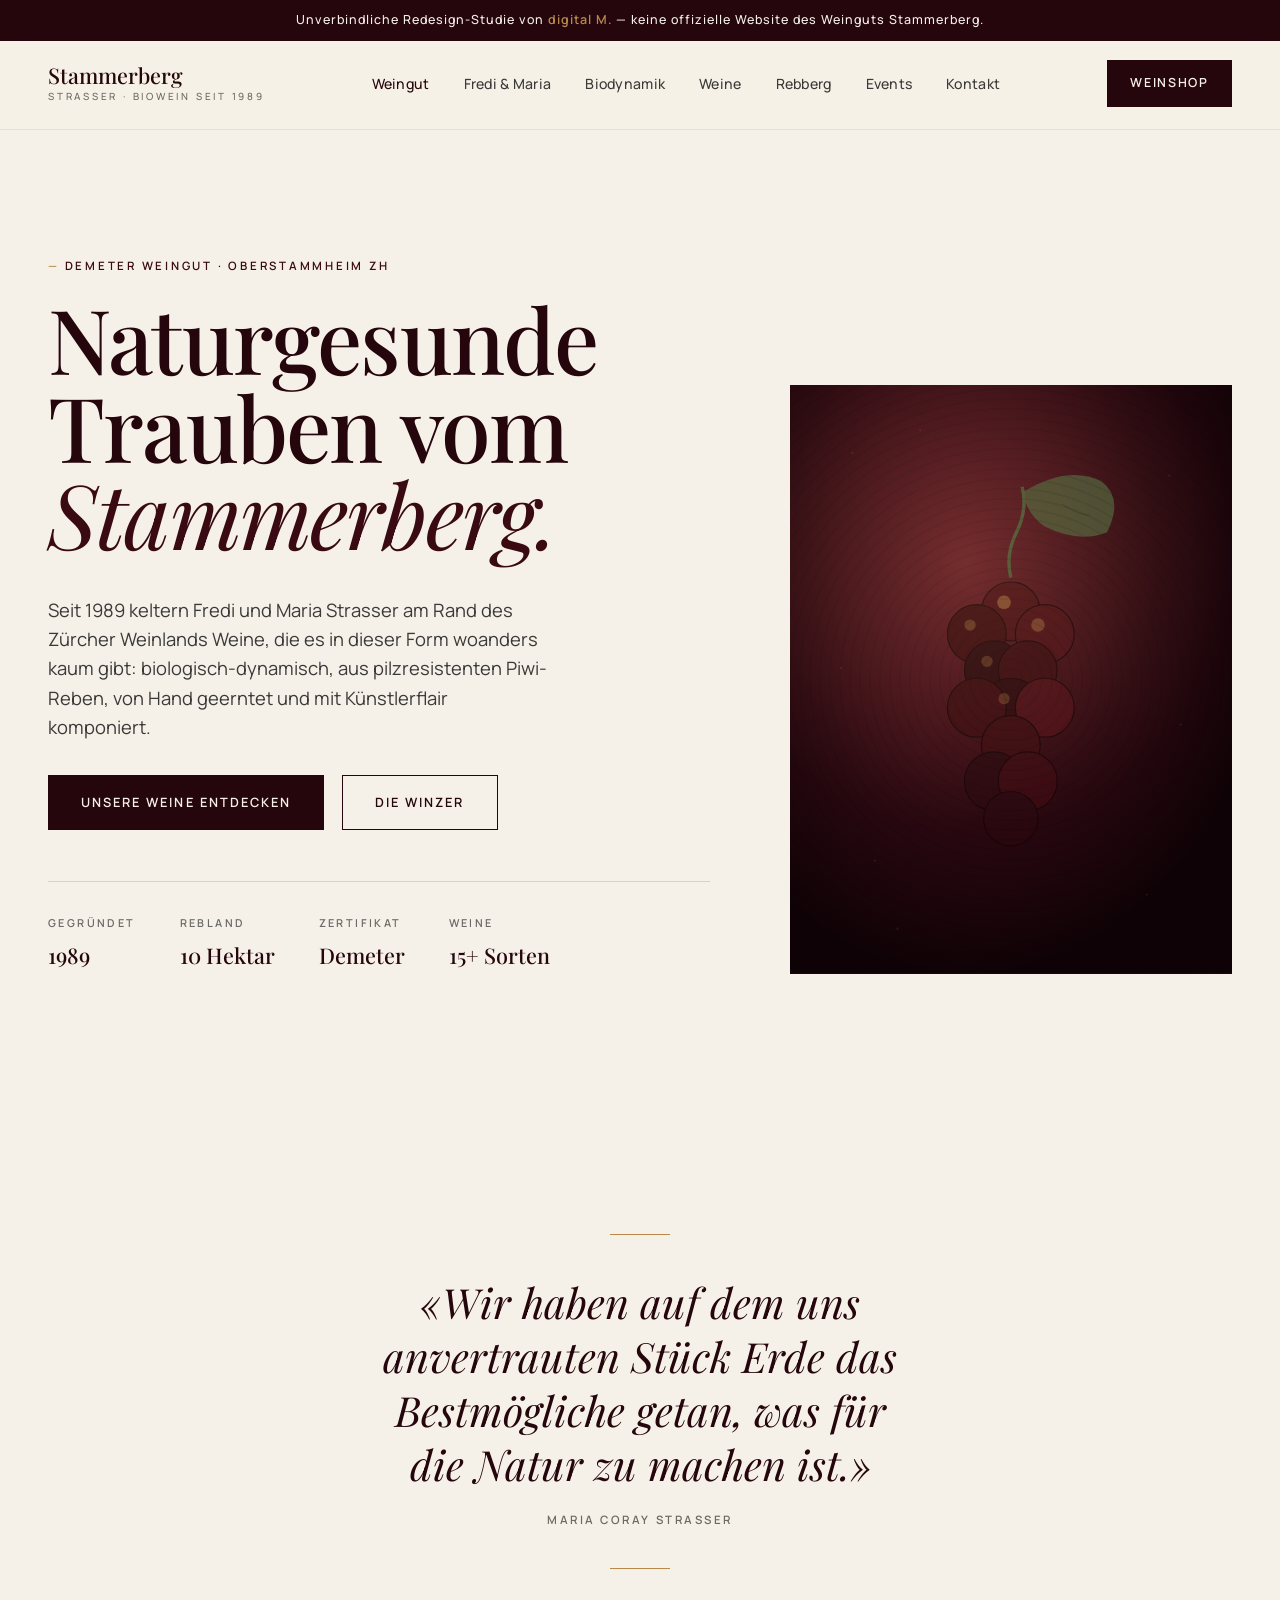
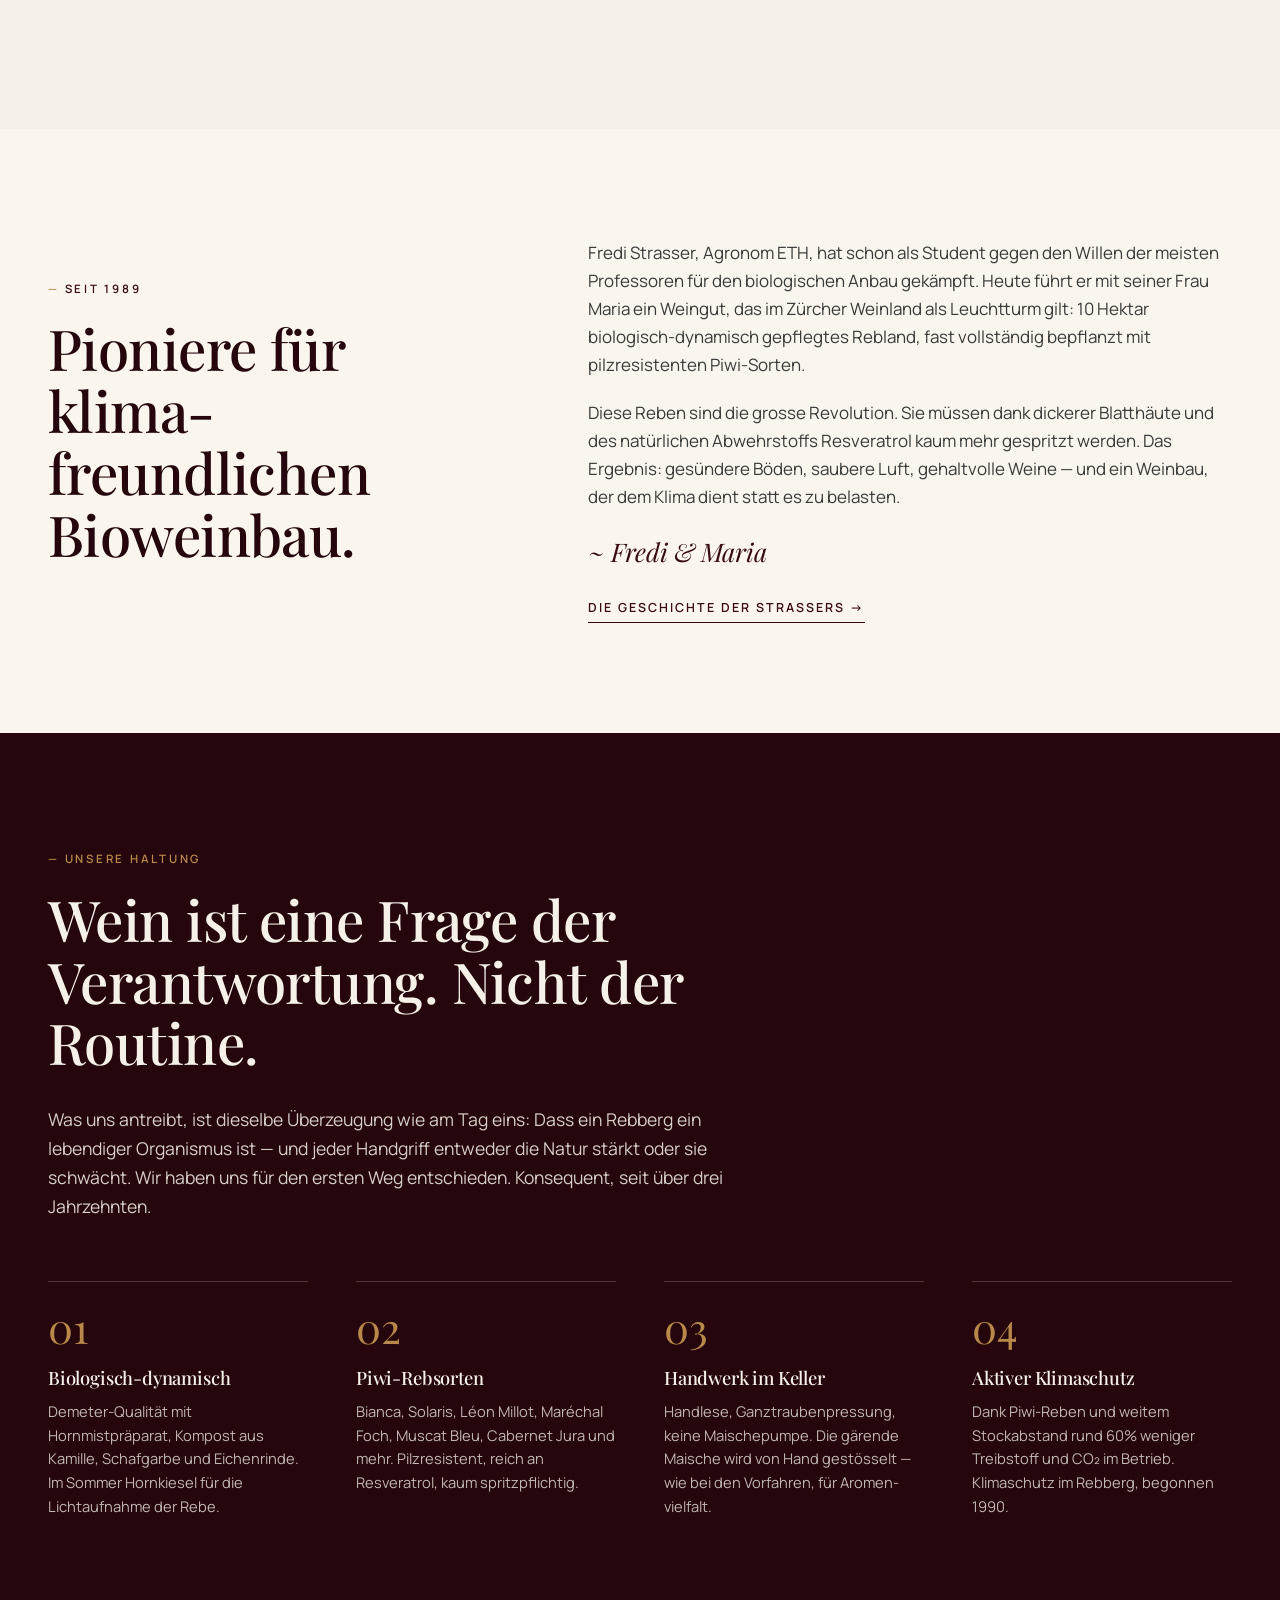
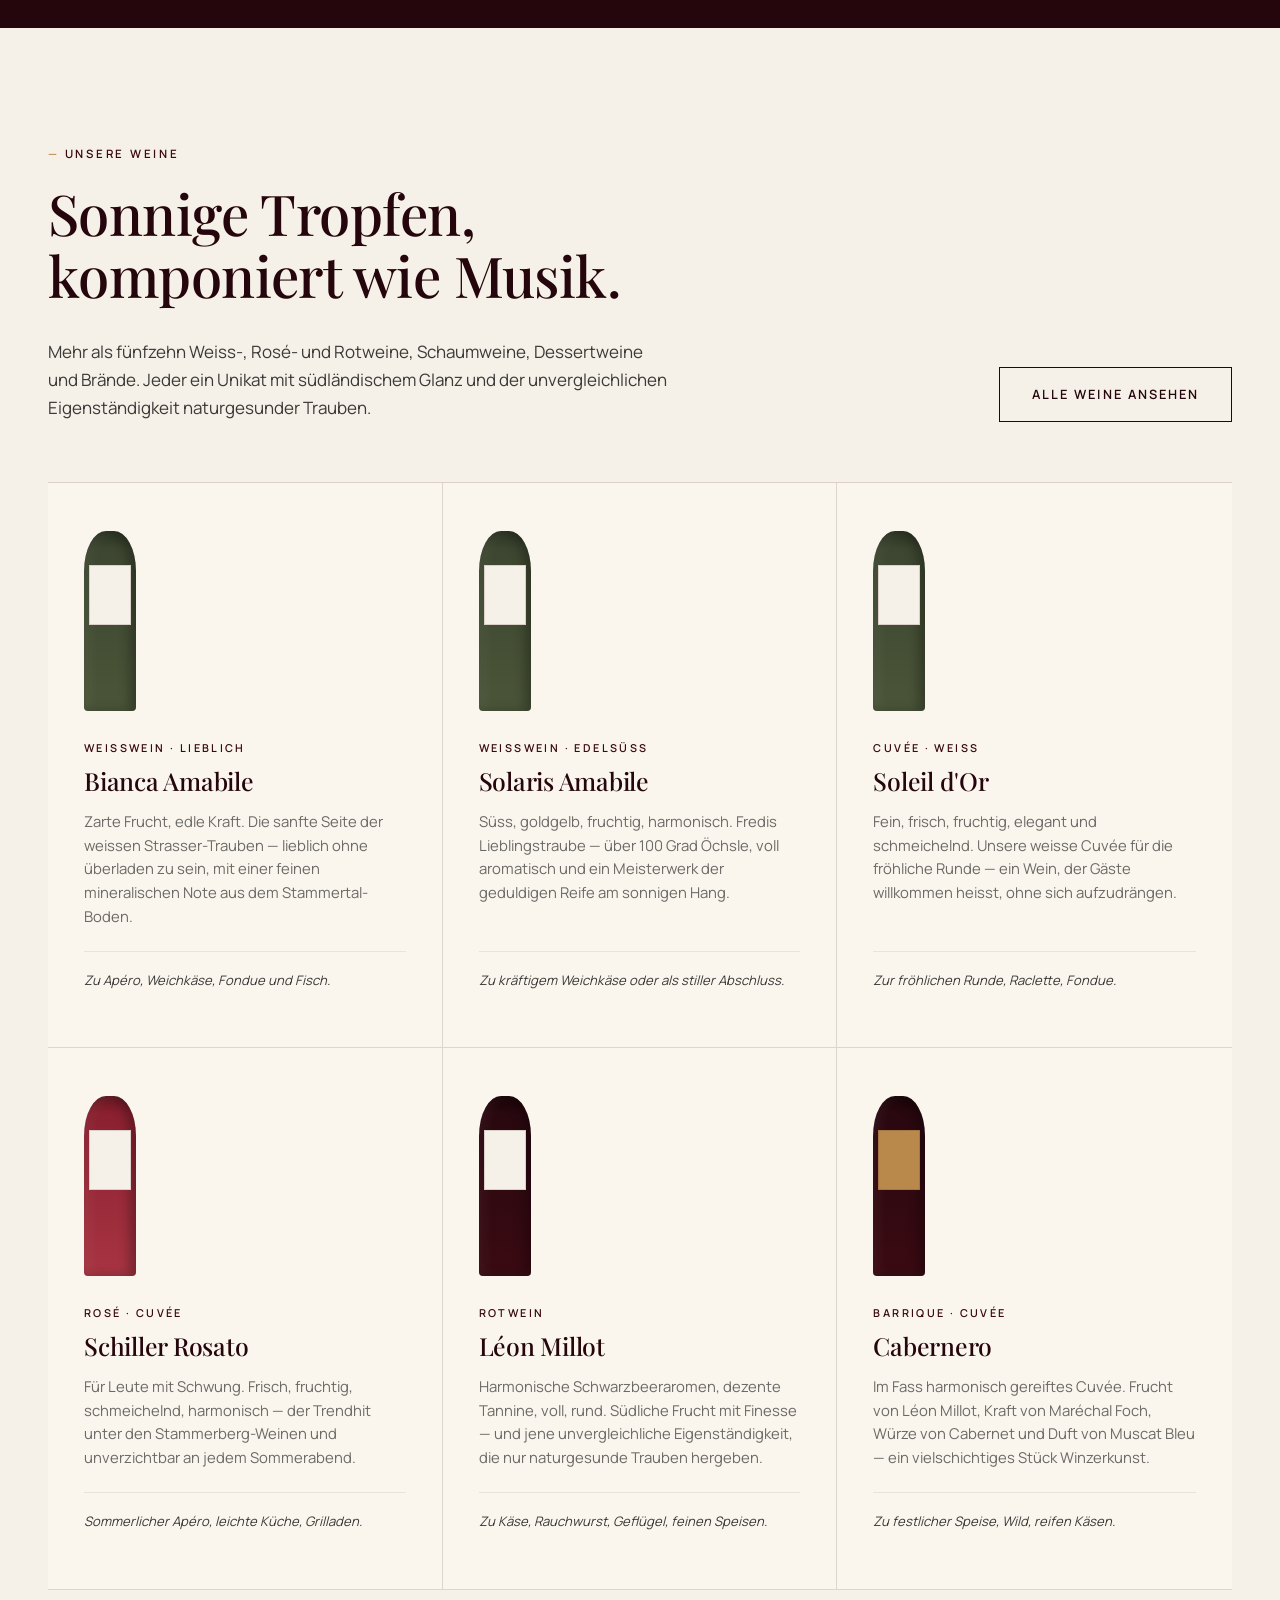
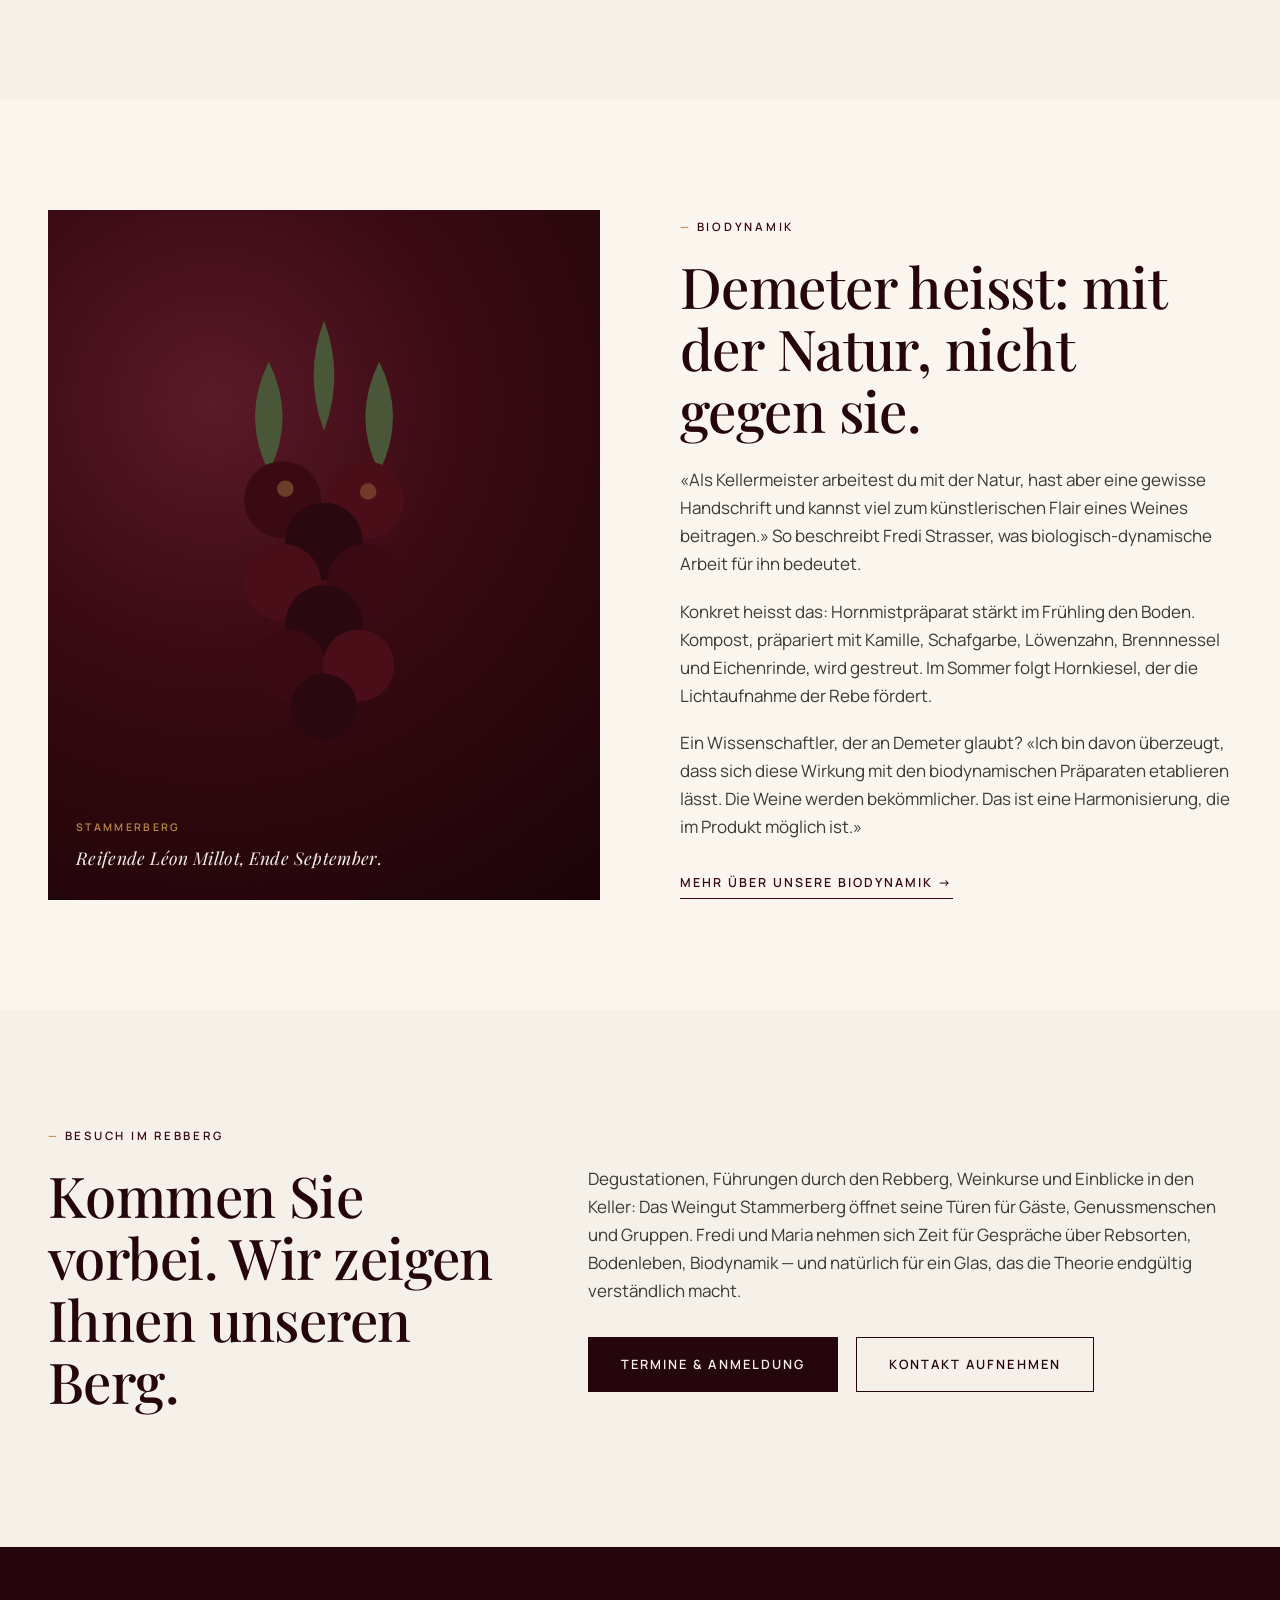
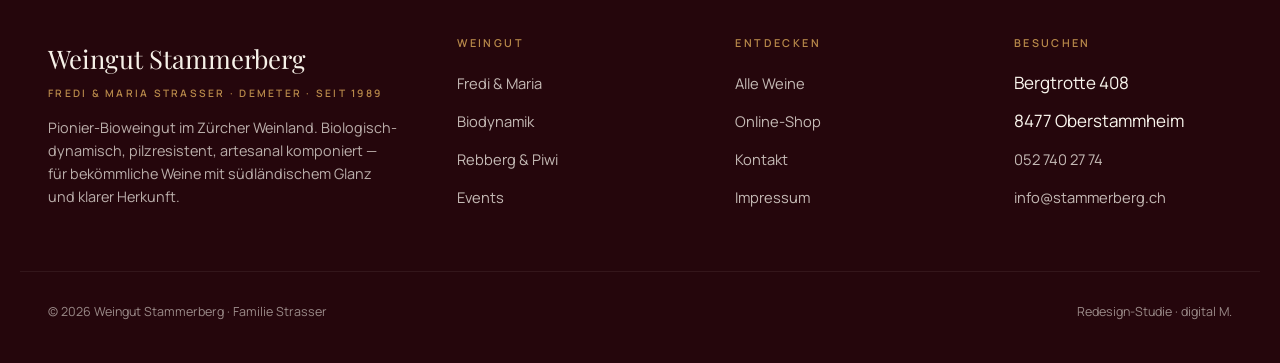
<file: index.html>
<!doctype html>
<html lang="de-CH">
<head>
<meta charset="UTF-8">
<meta name="viewport" content="width=device-width,initial-scale=1">
<title>Weingut Stammerberg — Bio-Demeter-Weine aus dem Stammertal | Fredi & Maria Strasser</title>
<meta name="description" content="Weingut Stammerberg in Oberstammheim: Demeter-zertifizierte Bioweine von Fredi und Maria Strasser. Pilzresistente Piwi-Rebsorten, biodynamischer Anbau seit 1989 im Zürcher Weinland.">
<meta name="robots" content="noindex,nofollow">
<meta property="og:title" content="Weingut Stammerberg — Bio-Demeter-Weine aus dem Stammertal">
<meta property="og:description" content="Pionier-Bioweingut im Zürcher Weinland. Demeter-Qualität, biologisch-dynamisch, pilzresistente Rebsorten seit 1989.">
<meta property="og:type" content="website">
<meta property="og:locale" content="de_CH">
<link rel="preconnect" href="https://fonts.googleapis.com">
<link rel="preconnect" href="https://fonts.gstatic.com" crossorigin>
<link href="https://fonts.googleapis.com/css2?family=Manrope:wght@400;500;600;700&family=Playfair+Display:ital,wght@0,400;0,500;0,600;1,400;1,500&display=swap" rel="stylesheet">
<link rel="stylesheet" href="styles.css">
<script type="application/ld+json">
{
  "@context":"https://schema.org",
  "@type":"Winery",
  "name":"Weingut Stammerberg",
  "alternateName":"Strasser Weingut Stammerberg",
  "founder":[{"@type":"Person","name":"Fredi Strasser"},{"@type":"Person","name":"Maria Coray Strasser"}],
  "foundingDate":"1989",
  "description":"Demeter-zertifiziertes Bioweingut mit pilzresistenten Piwi-Rebsorten im Zürcher Weinland.",
  "address":{"@type":"PostalAddress","streetAddress":"Bergtrotte 408","addressLocality":"Oberstammheim","postalCode":"8477","addressRegion":"ZH","addressCountry":"CH"},
  "telephone":"+41527402774",
  "email":"info@stammerberg.ch",
  "url":"https://www.stammerberg.ch"
}
</script>
</head>
<body>

<div class="demo-banner">Unverbindliche Redesign-Studie von <strong>digital M.</strong> — keine offizielle Website des Weinguts Stammerberg.</div>

<nav class="nav">
  <div class="nav-inner">
    <a href="index.html" class="nav-brand">Stammerberg<small>Strasser · Biowein seit 1989</small></a>
    <ul class="nav-links">
      <li><a href="index.html" class="active">Weingut</a></li>
      <li><a href="fredi-maria.html">Fredi & Maria</a></li>
      <li><a href="biodynamik.html">Biodynamik</a></li>
      <li><a href="weine.html">Weine</a></li>
      <li><a href="rebberg.html">Rebberg</a></li>
      <li><a href="events.html">Events</a></li>
      <li><a href="kontakt.html">Kontakt</a></li>
    </ul>
    <a href="https://www.stammerberg.ch/shop" class="nav-cta">Weinshop</a>
    <button class="nav-toggle" aria-label="Menü">☰</button>
  </div>
</nav>

<section class="hero">
  <div class="hero-inner">
    <div>
      <span class="eyebrow">Demeter Weingut · Oberstammheim ZH</span>
      <h1>Naturgesunde<br>Trauben vom<br><em>Stammerberg.</em></h1>
      <p class="hero-lead">Seit 1989 keltern Fredi und Maria Strasser am Rand des Zürcher Weinlands Weine, die es in dieser Form woanders kaum gibt: biologisch-dynamisch, aus pilzresistenten Piwi-Reben, von Hand geerntet und mit Künstlerflair komponiert.</p>
      <div class="btn-row">
        <a href="weine.html" class="btn">Unsere Weine entdecken</a>
        <a href="fredi-maria.html" class="btn btn-outline">Die Winzer</a>
      </div>
      <div class="hero-meta">
        <div><small>Gegründet</small><strong>1989</strong></div>
        <div><small>Rebland</small><strong>10 Hektar</strong></div>
        <div><small>Zertifikat</small><strong>Demeter</strong></div>
        <div><small>Weine</small><strong>15+ Sorten</strong></div>
      </div>
    </div>
    <div class="hero-image">
      <svg viewBox="0 0 400 520" preserveAspectRatio="xMidYMid slice" xmlns="http://www.w3.org/2000/svg" aria-hidden="true">
        <defs>
          <radialGradient id="gr" cx="40%" cy="30%" r="70%">
            <stop offset="0%" stop-color="#6a1a2a" stop-opacity=".9"/>
            <stop offset="60%" stop-color="#2a0810" stop-opacity=".95"/>
            <stop offset="100%" stop-color="#0f0206"/>
          </radialGradient>
        </defs>
        <rect width="400" height="520" fill="url(#gr)"/>
        <!-- Grape cluster -->
        <g opacity=".95">
          <circle cx="200" cy="200" r="26" fill="#4a0e18" stroke="#1a0408" stroke-width="1"/>
          <circle cx="170" cy="220" r="26" fill="#3a0a12" stroke="#1a0408" stroke-width="1"/>
          <circle cx="230" cy="220" r="26" fill="#4a0e18" stroke="#1a0408" stroke-width="1"/>
          <circle cx="185" cy="252" r="26" fill="#2a0810" stroke="#1a0408" stroke-width="1"/>
          <circle cx="215" cy="252" r="26" fill="#3a0a12" stroke="#1a0408" stroke-width="1"/>
          <circle cx="200" cy="285" r="26" fill="#2a0810" stroke="#1a0408" stroke-width="1"/>
          <circle cx="170" cy="285" r="26" fill="#3a0a12" stroke="#1a0408" stroke-width="1"/>
          <circle cx="230" cy="285" r="26" fill="#4a0e18" stroke="#1a0408" stroke-width="1"/>
          <circle cx="200" cy="318" r="26" fill="#3a0a12" stroke="#1a0408" stroke-width="1"/>
          <circle cx="185" cy="350" r="26" fill="#2a0810" stroke="#1a0408" stroke-width="1"/>
          <circle cx="215" cy="350" r="26" fill="#3a0a12" stroke="#1a0408" stroke-width="1"/>
          <circle cx="200" cy="383" r="24" fill="#2a0810" stroke="#1a0408" stroke-width="1"/>
          <!-- Highlights -->
          <circle cx="194" cy="192" r="6" fill="#b8894a" opacity=".5"/>
          <circle cx="164" cy="212" r="5" fill="#b8894a" opacity=".35"/>
          <circle cx="224" cy="212" r="6" fill="#b8894a" opacity=".4"/>
          <circle cx="179" cy="244" r="5" fill="#b8894a" opacity=".3"/>
          <circle cx="194" cy="277" r="5" fill="#b8894a" opacity=".3"/>
          <!-- Stem -->
          <path d="M 200 170 Q 195 150 205 130 Q 215 110 210 90" stroke="#4a5a3a" stroke-width="3" fill="none"/>
          <!-- Leaf -->
          <path d="M 210 95 Q 250 70 280 85 Q 300 100 285 130 Q 260 140 230 125 Q 215 115 210 95 Z" fill="#4a5a3a" opacity=".85"/>
          <path d="M 245 105 Q 260 115 270 115" stroke="#2f3a24" stroke-width="1" fill="none" opacity=".6"/>
        </g>
        <!-- Texture speckles -->
        <g opacity=".08" fill="#f6f1e8">
          <circle cx="60" cy="60" r="1"/><circle cx="120" cy="40" r="1"/><circle cx="340" cy="80" r="1"/>
          <circle cx="80" cy="420" r="1"/><circle cx="320" cy="450" r="1"/><circle cx="50" cy="250" r="1"/>
          <circle cx="350" cy="300" r="1"/><circle cx="100" cy="480" r="1"/>
        </g>
      </svg>
    </div>
  </div>
</section>

<section class="section section-tight">
  <div class="container">
    <div class="pullquote">
      «Wir haben auf dem uns anvertrauten Stück Erde das Bestmögliche getan, was für die Natur zu machen ist.»
      <cite>Maria Coray Strasser</cite>
    </div>
  </div>
</section>

<section class="section" style="background:var(--kalk-soft)">
  <div class="container">
    <div class="split split-wide">
      <div>
        <span class="eyebrow">Seit 1989</span>
        <h2>Pioniere für klima&shy;freundlichen Bioweinbau.</h2>
      </div>
      <div>
        <p>Fredi Strasser, Agronom ETH, hat schon als Student gegen den Willen der meisten Professoren für den biologischen Anbau gekämpft. Heute führt er mit seiner Frau Maria ein Weingut, das im Zürcher Weinland als Leuchtturm gilt: 10 Hektar biologisch-dynamisch gepflegtes Rebland, fast vollständig bepflanzt mit pilzresistenten Piwi-Sorten.</p>
        <p>Diese Reben sind die grosse Revolution. Sie müssen dank dickerer Blatthäute und des natürlichen Abwehrstoffs Resveratrol kaum mehr gespritzt werden. Das Ergebnis: gesündere Böden, saubere Luft, gehaltvolle Weine — und ein Weinbau, der dem Klima dient statt es zu belasten.</p>
        <p class="signature">Fredi & Maria</p>
        <a href="fredi-maria.html" class="arrow-link" style="margin-top:1.6rem">Die Geschichte der Strassers →</a>
      </div>
    </div>
  </div>
</section>

<section class="section section-dark">
  <div class="container">
    <div style="max-width:780px">
      <span class="eyebrow">Unsere Haltung</span>
      <h2>Wein ist eine Frage der Verantwortung. Nicht der Routine.</h2>
      <p class="mt-md" style="font-size:1.1rem;color:rgba(246,241,232,.85);max-width:62ch">Was uns antreibt, ist dieselbe Überzeugung wie am Tag eins: Dass ein Rebberg ein lebendiger Organismus ist — und jeder Handgriff entweder die Natur stärkt oder sie schwächt. Wir haben uns für den ersten Weg entschieden. Konsequent, seit über drei Jahrzehnten.</p>
    </div>
    <div class="values">
      <div class="value">
        <div class="value-num">01</div>
        <h3>Biologisch-dynamisch</h3>
        <p>Demeter-Qualität mit Hornmistpräparat, Kompost aus Kamille, Schafgarbe und Eichenrinde. Im Sommer Hornkiesel für die Lichtaufnahme der Rebe.</p>
      </div>
      <div class="value">
        <div class="value-num">02</div>
        <h3>Piwi-Rebsorten</h3>
        <p>Bianca, Solaris, Léon Millot, Maréchal Foch, Muscat Bleu, Cabernet Jura und mehr. Pilzresistent, reich an Resveratrol, kaum spritzpflichtig.</p>
      </div>
      <div class="value">
        <div class="value-num">03</div>
        <h3>Handwerk im Keller</h3>
        <p>Handlese, Ganztraubenpressung, keine Maischepumpe. Die gärende Maische wird von Hand gestösselt — wie bei den Vorfahren, für Aromen&shy;vielfalt.</p>
      </div>
      <div class="value">
        <div class="value-num">04</div>
        <h3>Aktiver Klimaschutz</h3>
        <p>Dank Piwi-Reben und weitem Stockabstand rund 60% weniger Treibstoff und CO₂ im Betrieb. Klimaschutz im Rebberg, begonnen 1990.</p>
      </div>
    </div>
  </div>
</section>

<section class="section">
  <div class="container">
    <div style="display:flex;justify-content:space-between;align-items:end;flex-wrap:wrap;gap:30px;margin-bottom:60px">
      <div style="max-width:620px">
        <span class="eyebrow">Unsere Weine</span>
        <h2>Sonnige Tropfen, komponiert wie Musik.</h2>
        <p class="mt-md">Mehr als fünfzehn Weiss-, Rosé- und Rotweine, Schaumweine, Dessertweine und Brände. Jeder ein Unikat mit südländischem Glanz und der unvergleichlichen Eigenständigkeit naturgesunder Trauben.</p>
      </div>
      <a href="weine.html" class="btn btn-outline">Alle Weine ansehen</a>
    </div>

    <div class="wines-grid">
      <article class="wine-card">
        <div class="wine-bottle white"></div>
        <div class="wine-kind">Weisswein · Lieblich</div>
        <h3>Bianca Amabile</h3>
        <p>Zarte Frucht, edle Kraft. Die sanfte Seite der weissen Strasser-Trauben — lieblich ohne überladen zu sein, mit einer feinen mineralischen Note aus dem Stammertal-Boden.</p>
        <div class="wine-pair">Zu Apéro, Weichkäse, Fondue und Fisch.</div>
      </article>
      <article class="wine-card">
        <div class="wine-bottle white"></div>
        <div class="wine-kind">Weisswein · Edelsüss</div>
        <h3>Solaris Amabile</h3>
        <p>Süss, goldgelb, fruchtig, harmonisch. Fredis Lieblingstraube — über 100 Grad Öchsle, voll aromatisch und ein Meisterwerk der geduldigen Reife am sonnigen Hang.</p>
        <div class="wine-pair">Zu kräftigem Weichkäse oder als stiller Abschluss.</div>
      </article>
      <article class="wine-card">
        <div class="wine-bottle white"></div>
        <div class="wine-kind">Cuvée · Weiss</div>
        <h3>Soleil d'Or</h3>
        <p>Fein, frisch, fruchtig, elegant und schmeichelnd. Unsere weisse Cuvée für die fröhliche Runde — ein Wein, der Gäste willkommen heisst, ohne sich aufzudrängen.</p>
        <div class="wine-pair">Zur fröhlichen Runde, Raclette, Fondue.</div>
      </article>
      <article class="wine-card">
        <div class="wine-bottle rose"></div>
        <div class="wine-kind">Rosé · Cuvée</div>
        <h3>Schiller Rosato</h3>
        <p>Für Leute mit Schwung. Frisch, fruchtig, schmeichelnd, harmonisch — der Trendhit unter den Stammerberg-Weinen und unverzichtbar an jedem Sommerabend.</p>
        <div class="wine-pair">Sommerlicher Apéro, leichte Küche, Grilladen.</div>
      </article>
      <article class="wine-card">
        <div class="wine-bottle"></div>
        <div class="wine-kind">Rotwein</div>
        <h3>Léon Millot</h3>
        <p>Harmonische Schwarzbeeraromen, dezente Tannine, voll, rund. Südliche Frucht mit Finesse — und jene unvergleichliche Eigenständigkeit, die nur naturgesunde Trauben hergeben.</p>
        <div class="wine-pair">Zu Käse, Rauchwurst, Geflügel, feinen Speisen.</div>
      </article>
      <article class="wine-card">
        <div class="wine-bottle gold"></div>
        <div class="wine-kind">Barrique · Cuvée</div>
        <h3>Cabernero</h3>
        <p>Im Fass harmonisch gereiftes Cuvée. Frucht von Léon Millot, Kraft von Maréchal Foch, Würze von Cabernet und Duft von Muscat Bleu — ein vielschichtiges Stück Winzerkunst.</p>
        <div class="wine-pair">Zu festlicher Speise, Wild, reifen Käsen.</div>
      </article>
    </div>
  </div>
</section>

<section class="section section-cream">
  <div class="container">
    <div class="split">
      <div class="split-visual tile tile-grape">
        <svg viewBox="0 0 400 500" preserveAspectRatio="xMidYMid slice" xmlns="http://www.w3.org/2000/svg" aria-hidden="true">
          <g transform="translate(200,50)" opacity=".95">
            <path d="M 0 30 Q -15 70 0 110 Q 15 70 0 30 Z" fill="#4a5a3a"/>
            <path d="M -40 60 Q -60 100 -40 140 Q -20 100 -40 60 Z" fill="#4a5a3a"/>
            <path d="M 40 60 Q 60 100 40 140 Q 20 100 40 60 Z" fill="#4a5a3a"/>
          </g>
          <g transform="translate(200,200)">
            <circle cx="-30" cy="10" r="28" fill="#3a0a12"/>
            <circle cx="30" cy="10" r="28" fill="#4a0e18"/>
            <circle cx="0" cy="40" r="28" fill="#2a0810"/>
            <circle cx="-30" cy="70" r="28" fill="#4a0e18"/>
            <circle cx="30" cy="70" r="28" fill="#3a0a12"/>
            <circle cx="0" cy="100" r="28" fill="#2a0810"/>
            <circle cx="-25" cy="130" r="26" fill="#3a0a12"/>
            <circle cx="25" cy="130" r="26" fill="#4a0e18"/>
            <circle cx="0" cy="160" r="24" fill="#2a0810"/>
            <circle cx="-28" cy="2" r="6" fill="#b8894a" opacity=".4"/>
            <circle cx="32" cy="4" r="6" fill="#b8894a" opacity=".35"/>
          </g>
        </svg>
        <div class="tile-caption"><small>Stammerberg</small>Reifende Léon Millot, Ende September.</div>
      </div>
      <div>
        <span class="eyebrow">Biodynamik</span>
        <h2>Demeter heisst: mit der Natur, nicht gegen sie.</h2>
        <p>«Als Kellermeister arbeitest du mit der Natur, hast aber eine gewisse Handschrift und kannst viel zum künstlerischen Flair eines Weines beitragen.» So beschreibt Fredi Strasser, was biologisch-dynamische Arbeit für ihn bedeutet.</p>
        <p>Konkret heisst das: Hornmistpräparat stärkt im Frühling den Boden. Kompost, präpariert mit Kamille, Schafgarbe, Löwenzahn, Brennnessel und Eichenrinde, wird gestreut. Im Sommer folgt Hornkiesel, der die Lichtaufnahme der Rebe fördert.</p>
        <p>Ein Wissenschaftler, der an Demeter glaubt? «Ich bin davon überzeugt, dass sich diese Wirkung mit den biodynamischen Präparaten etablieren lässt. Die Weine werden bekömmlicher. Das ist eine Harmonisierung, die im Produkt möglich ist.»</p>
        <a href="biodynamik.html" class="arrow-link mt-md">Mehr über unsere Biodynamik →</a>
      </div>
    </div>
  </div>
</section>

<section class="section">
  <div class="container">
    <div class="split split-wide">
      <div>
        <span class="eyebrow">Besuch im Rebberg</span>
        <h2>Kommen Sie vorbei. Wir zeigen Ihnen unseren Berg.</h2>
      </div>
      <div>
        <p>Degustationen, Führungen durch den Rebberg, Weinkurse und Einblicke in den Keller: Das Weingut Stammerberg öffnet seine Türen für Gäste, Genussmenschen und Gruppen. Fredi und Maria nehmen sich Zeit für Gespräche über Rebsorten, Bodenleben, Biodynamik — und natürlich für ein Glas, das die Theorie endgültig verständlich macht.</p>
        <div class="btn-row">
          <a href="events.html" class="btn">Termine & Anmeldung</a>
          <a href="kontakt.html" class="btn btn-outline">Kontakt aufnehmen</a>
        </div>
      </div>
    </div>
  </div>
</section>

<footer class="footer">
  <div class="footer-inner">
    <div>
      <div class="footer-brand">Weingut Stammerberg<small>Fredi & Maria Strasser · Demeter · seit 1989</small></div>
      <p>Pionier-Bioweingut im Zürcher Weinland. Biologisch-dynamisch, pilzresistent, artesanal komponiert — für bekömmliche Weine mit südländischem Glanz und klarer Herkunft.</p>
    </div>
    <div>
      <h4>Weingut</h4>
      <ul>
        <li><a href="fredi-maria.html">Fredi & Maria</a></li>
        <li><a href="biodynamik.html">Biodynamik</a></li>
        <li><a href="rebberg.html">Rebberg & Piwi</a></li>
        <li><a href="events.html">Events</a></li>
      </ul>
    </div>
    <div>
      <h4>Entdecken</h4>
      <ul>
        <li><a href="weine.html">Alle Weine</a></li>
        <li><a href="https://www.stammerberg.ch/shop">Online-Shop</a></li>
        <li><a href="kontakt.html">Kontakt</a></li>
        <li><a href="impressum.html">Impressum</a></li>
      </ul>
    </div>
    <div>
      <h4>Besuchen</h4>
      <ul>
        <li>Bergtrotte 408</li>
        <li>8477 Oberstammheim</li>
        <li><a href="tel:+41527402774">052 740 27 74</a></li>
        <li><a href="mailto:info@stammerberg.ch">info@stammerberg.ch</a></li>
      </ul>
    </div>
  </div>
  <div class="footer-bottom">
    <div>© 2026 Weingut Stammerberg · Familie Strasser</div>
    <div>Redesign-Studie · <a href="https://digitalm.ch">digital M.</a></div>
  </div>
</footer>

<script>
const io=new IntersectionObserver(es=>es.forEach(e=>e.isIntersecting&&e.target.classList.add('in')),{threshold:.12});
document.querySelectorAll('.reveal').forEach(el=>io.observe(el));
</script>
</body>
</html>
</file>
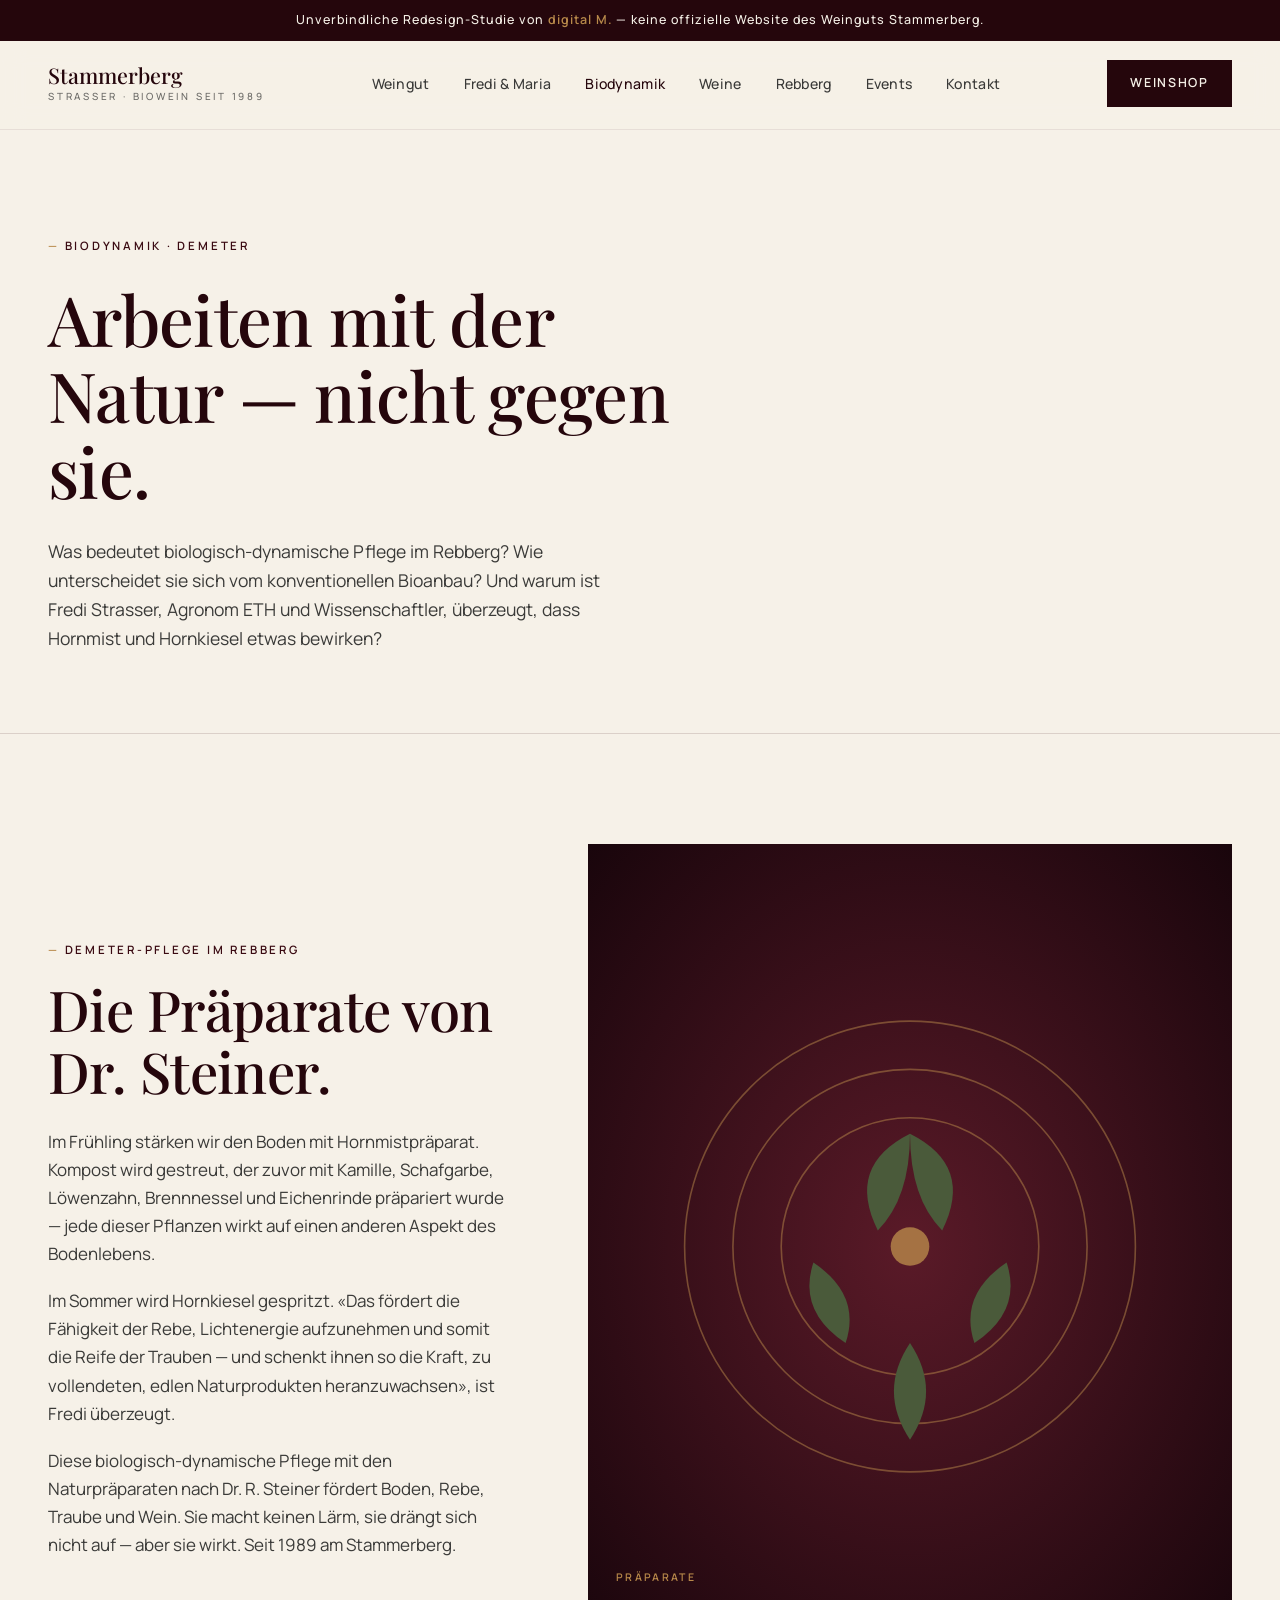
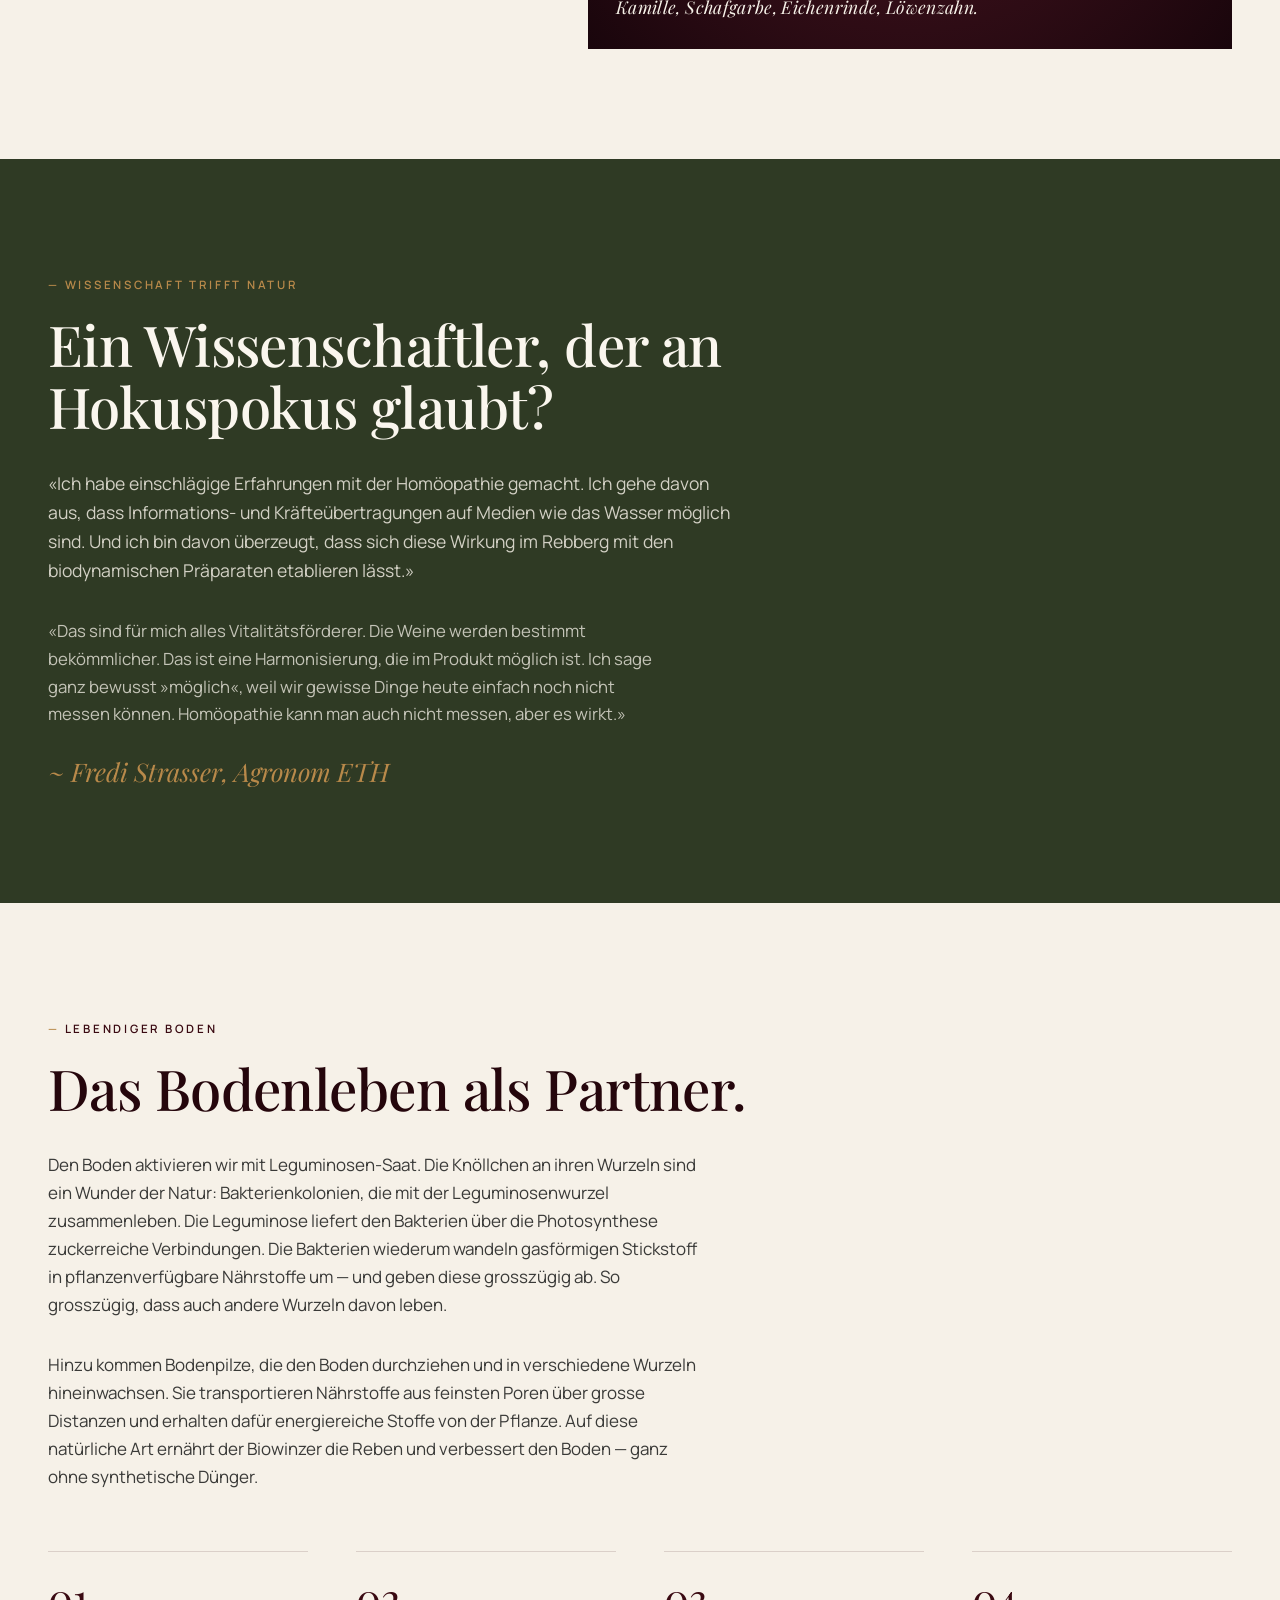
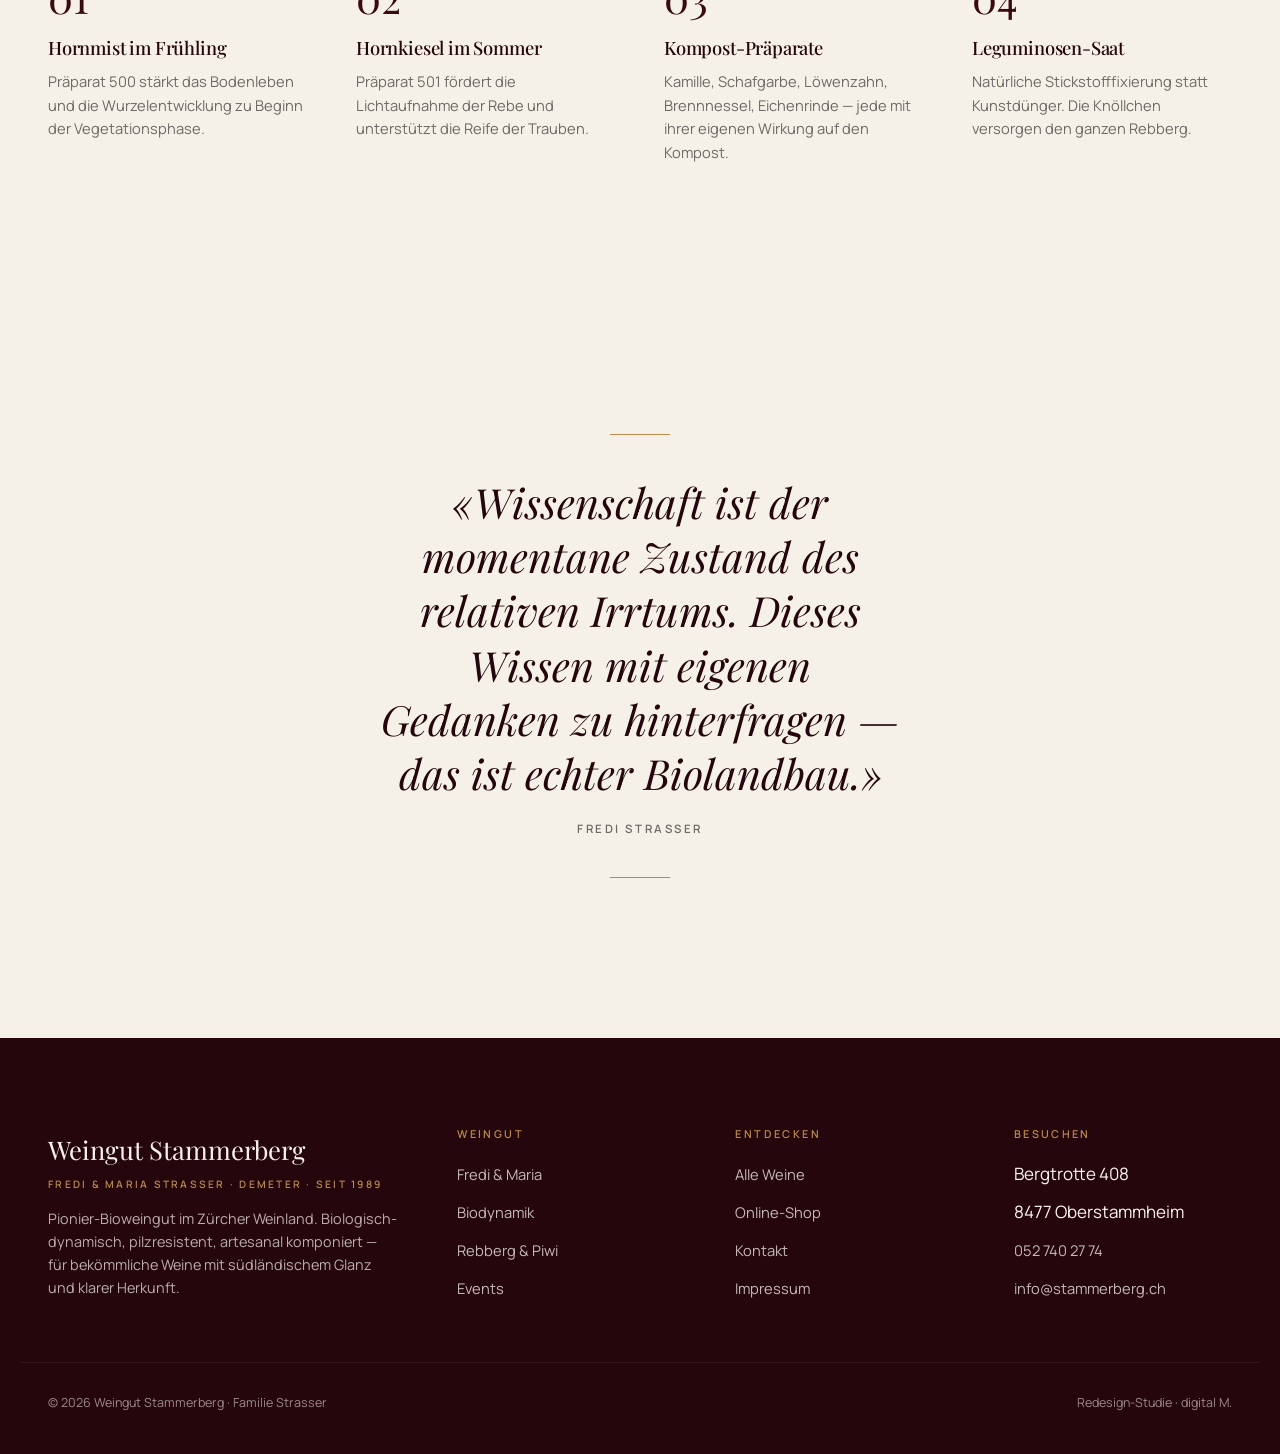
<file: biodynamik.html>
<!doctype html>
<html lang="de-CH">
<head>
<meta charset="UTF-8">
<meta name="viewport" content="width=device-width,initial-scale=1">
<title>Biodynamik & Demeter — Weingut Stammerberg</title>
<meta name="description" content="Biologisch-dynamischer Weinbau nach Demeter-Regeln: Hornmistpräparat, Hornkiesel, Kompost mit Kamille, Schafgarbe und Eichenrinde. Die Philosophie von Fredi Strasser.">
<meta name="robots" content="noindex,nofollow">
<link rel="preconnect" href="https://fonts.googleapis.com">
<link rel="preconnect" href="https://fonts.gstatic.com" crossorigin>
<link href="https://fonts.googleapis.com/css2?family=Manrope:wght@400;500;600;700&family=Playfair+Display:ital,wght@0,400;0,500;0,600;1,400;1,500&display=swap" rel="stylesheet">
<link rel="stylesheet" href="styles.css">
</head>
<body>

<div class="demo-banner">Unverbindliche Redesign-Studie von <strong>digital M.</strong> — keine offizielle Website des Weinguts Stammerberg.</div>

<nav class="nav">
  <div class="nav-inner">
    <a href="index.html" class="nav-brand">Stammerberg<small>Strasser · Biowein seit 1989</small></a>
    <ul class="nav-links">
      <li><a href="index.html">Weingut</a></li>
      <li><a href="fredi-maria.html">Fredi & Maria</a></li>
      <li><a href="biodynamik.html" class="active">Biodynamik</a></li>
      <li><a href="weine.html">Weine</a></li>
      <li><a href="rebberg.html">Rebberg</a></li>
      <li><a href="events.html">Events</a></li>
      <li><a href="kontakt.html">Kontakt</a></li>
    </ul>
    <a href="https://www.stammerberg.ch/shop" class="nav-cta">Weinshop</a>
    <button class="nav-toggle" aria-label="Menü">☰</button>
  </div>
</nav>

<section class="page-hero">
  <div class="container">
    <span class="eyebrow">Biodynamik · Demeter</span>
    <h1>Arbeiten mit der Natur — nicht gegen sie.</h1>
    <p class="page-hero-lead">Was bedeutet biologisch-dynamische Pflege im Rebberg? Wie unterscheidet sie sich vom konventionellen Bioanbau? Und warum ist Fredi Strasser, Agronom ETH und Wissenschaftler, überzeugt, dass Hornmist und Hornkiesel etwas bewirken?</p>
  </div>
</section>

<section class="section">
  <div class="container">
    <div class="split split-wide">
      <div>
        <span class="eyebrow">Demeter-Pflege im Rebberg</span>
        <h2>Die Präparate von Dr. Steiner.</h2>
        <p>Im Frühling stärken wir den Boden mit Hornmistpräparat. Kompost wird gestreut, der zuvor mit Kamille, Schafgarbe, Löwenzahn, Brennnessel und Eichenrinde präpariert wurde — jede dieser Pflanzen wirkt auf einen anderen Aspekt des Bodenlebens.</p>
        <p>Im Sommer wird Hornkiesel gespritzt. «Das fördert die Fähigkeit der Rebe, Lichtenergie aufzunehmen und somit die Reife der Trauben — und schenkt ihnen so die Kraft, zu vollendeten, edlen Naturprodukten heranzuwachsen», ist Fredi überzeugt.</p>
        <p>Diese biologisch-dynamische Pflege mit den Naturpräparaten nach Dr. R. Steiner fördert Boden, Rebe, Traube und Wein. Sie macht keinen Lärm, sie drängt sich nicht auf — aber sie wirkt. Seit 1989 am Stammerberg.</p>
      </div>
      <div class="split-visual tile">
        <svg viewBox="0 0 400 500" preserveAspectRatio="xMidYMid slice">
          <defs><radialGradient id="bd1" cx="50%" cy="50%" r="75%"><stop offset="0%" stop-color="#5a1a28"/><stop offset="100%" stop-color="#15040a"/></radialGradient></defs>
          <rect width="400" height="500" fill="url(#bd1)"/>
          <g fill="none" stroke="#b8894a" stroke-width="1" opacity=".5">
            <circle cx="200" cy="250" r="80"/><circle cx="200" cy="250" r="110"/><circle cx="200" cy="250" r="140"/>
          </g>
          <g fill="#4a5a3a">
            <path d="M 200 180 Q 160 200 180 240 Q 200 220 200 180 Z"/>
            <path d="M 200 180 Q 240 200 220 240 Q 200 220 200 180 Z"/>
            <path d="M 140 260 Q 130 290 160 310 Q 170 280 140 260 Z"/>
            <path d="M 260 260 Q 270 290 240 310 Q 230 280 260 260 Z"/>
            <path d="M 200 310 Q 180 340 200 370 Q 220 340 200 310 Z"/>
          </g>
          <circle cx="200" cy="250" r="12" fill="#b8894a" opacity=".8"/>
        </svg>
        <div class="tile-caption"><small>Präparate</small>Kamille, Schafgarbe, Eichenrinde, Löwenzahn.</div>
      </div>
    </div>
  </div>
</section>

<section class="section section-moss">
  <div class="container">
    <div style="max-width:780px">
      <span class="eyebrow">Wissenschaft trifft Natur</span>
      <h2>Ein Wissenschaftler, der an Hokuspokus glaubt?</h2>
      <p class="mt-md" style="font-size:1.1rem;color:rgba(246,241,232,.82);max-width:62ch">«Ich habe einschlägige Erfahrungen mit der Homöopathie gemacht. Ich gehe davon aus, dass Informations- und Kräfteübertragungen auf Medien wie das Wasser möglich sind. Und ich bin davon überzeugt, dass sich diese Wirkung im Rebberg mit den biodynamischen Präparaten etablieren lässt.»</p>
      <p class="mt-md" style="font-size:1.05rem;color:rgba(246,241,232,.75);max-width:62ch">«Das sind für mich alles Vitalitätsförderer. Die Weine werden bestimmt bekömmlicher. Das ist eine Harmonisierung, die im Produkt möglich ist. Ich sage ganz bewusst »möglich«, weil wir gewisse Dinge heute einfach noch nicht messen können. Homöopathie kann man auch nicht messen, aber es wirkt.»</p>
      <p class="signature" style="color:var(--gold)">Fredi Strasser, Agronom ETH</p>
    </div>
  </div>
</section>

<section class="section">
  <div class="container">
    <div style="max-width:780px">
      <span class="eyebrow">Lebendiger Boden</span>
      <h2>Das Bodenleben als Partner.</h2>
      <p class="mt-md">Den Boden aktivieren wir mit Leguminosen-Saat. Die Knöllchen an ihren Wurzeln sind ein Wunder der Natur: Bakterienkolonien, die mit der Leguminosenwurzel zusammenleben. Die Leguminose liefert den Bakterien über die Photosynthese zuckerreiche Verbindungen. Die Bakterien wiederum wandeln gasförmigen Stickstoff in pflanzenverfügbare Nährstoffe um — und geben diese grosszügig ab. So grosszügig, dass auch andere Wurzeln davon leben.</p>
      <p class="mt-md">Hinzu kommen Bodenpilze, die den Boden durchziehen und in verschiedene Wurzeln hineinwachsen. Sie transportieren Nährstoffe aus feinsten Poren über grosse Distanzen und erhalten dafür energiereiche Stoffe von der Pflanze. Auf diese natürliche Art ernährt der Biowinzer die Reben und verbessert den Boden — ganz ohne synthetische Dünger.</p>
    </div>
    <div class="values">
      <div class="value">
        <div class="value-num">01</div>
        <h3>Hornmist im Frühling</h3>
        <p>Präparat 500 stärkt das Bodenleben und die Wurzelentwicklung zu Beginn der Vegetationsphase.</p>
      </div>
      <div class="value">
        <div class="value-num">02</div>
        <h3>Hornkiesel im Sommer</h3>
        <p>Präparat 501 fördert die Lichtaufnahme der Rebe und unterstützt die Reife der Trauben.</p>
      </div>
      <div class="value">
        <div class="value-num">03</div>
        <h3>Kompost-Präparate</h3>
        <p>Kamille, Schafgarbe, Löwenzahn, Brennnessel, Eichenrinde — jede mit ihrer eigenen Wirkung auf den Kompost.</p>
      </div>
      <div class="value">
        <div class="value-num">04</div>
        <h3>Leguminosen-Saat</h3>
        <p>Natürliche Stickstofffixierung statt Kunstdünger. Die Knöllchen versorgen den ganzen Rebberg.</p>
      </div>
    </div>
  </div>
</section>

<section class="section section-tight">
  <div class="container">
    <div class="pullquote">
      «Wissenschaft ist der momentane Zustand des relativen Irrtums. Dieses Wissen mit eigenen Gedanken zu hinterfragen — das ist echter Biolandbau.»
      <cite>Fredi Strasser</cite>
    </div>
  </div>
</section>

<footer class="footer">
  <div class="footer-inner">
    <div>
      <div class="footer-brand">Weingut Stammerberg<small>Fredi & Maria Strasser · Demeter · seit 1989</small></div>
      <p>Pionier-Bioweingut im Zürcher Weinland. Biologisch-dynamisch, pilzresistent, artesanal komponiert — für bekömmliche Weine mit südländischem Glanz und klarer Herkunft.</p>
    </div>
    <div><h4>Weingut</h4><ul><li><a href="fredi-maria.html">Fredi & Maria</a></li><li><a href="biodynamik.html">Biodynamik</a></li><li><a href="rebberg.html">Rebberg & Piwi</a></li><li><a href="events.html">Events</a></li></ul></div>
    <div><h4>Entdecken</h4><ul><li><a href="weine.html">Alle Weine</a></li><li><a href="https://www.stammerberg.ch/shop">Online-Shop</a></li><li><a href="kontakt.html">Kontakt</a></li><li><a href="impressum.html">Impressum</a></li></ul></div>
    <div><h4>Besuchen</h4><ul><li>Bergtrotte 408</li><li>8477 Oberstammheim</li><li><a href="tel:+41527402774">052 740 27 74</a></li><li><a href="mailto:info@stammerberg.ch">info@stammerberg.ch</a></li></ul></div>
  </div>
  <div class="footer-bottom"><div>© 2026 Weingut Stammerberg · Familie Strasser</div><div>Redesign-Studie · <a href="https://digitalm.ch">digital M.</a></div></div>
</footer>
</body>
</html>
</file>
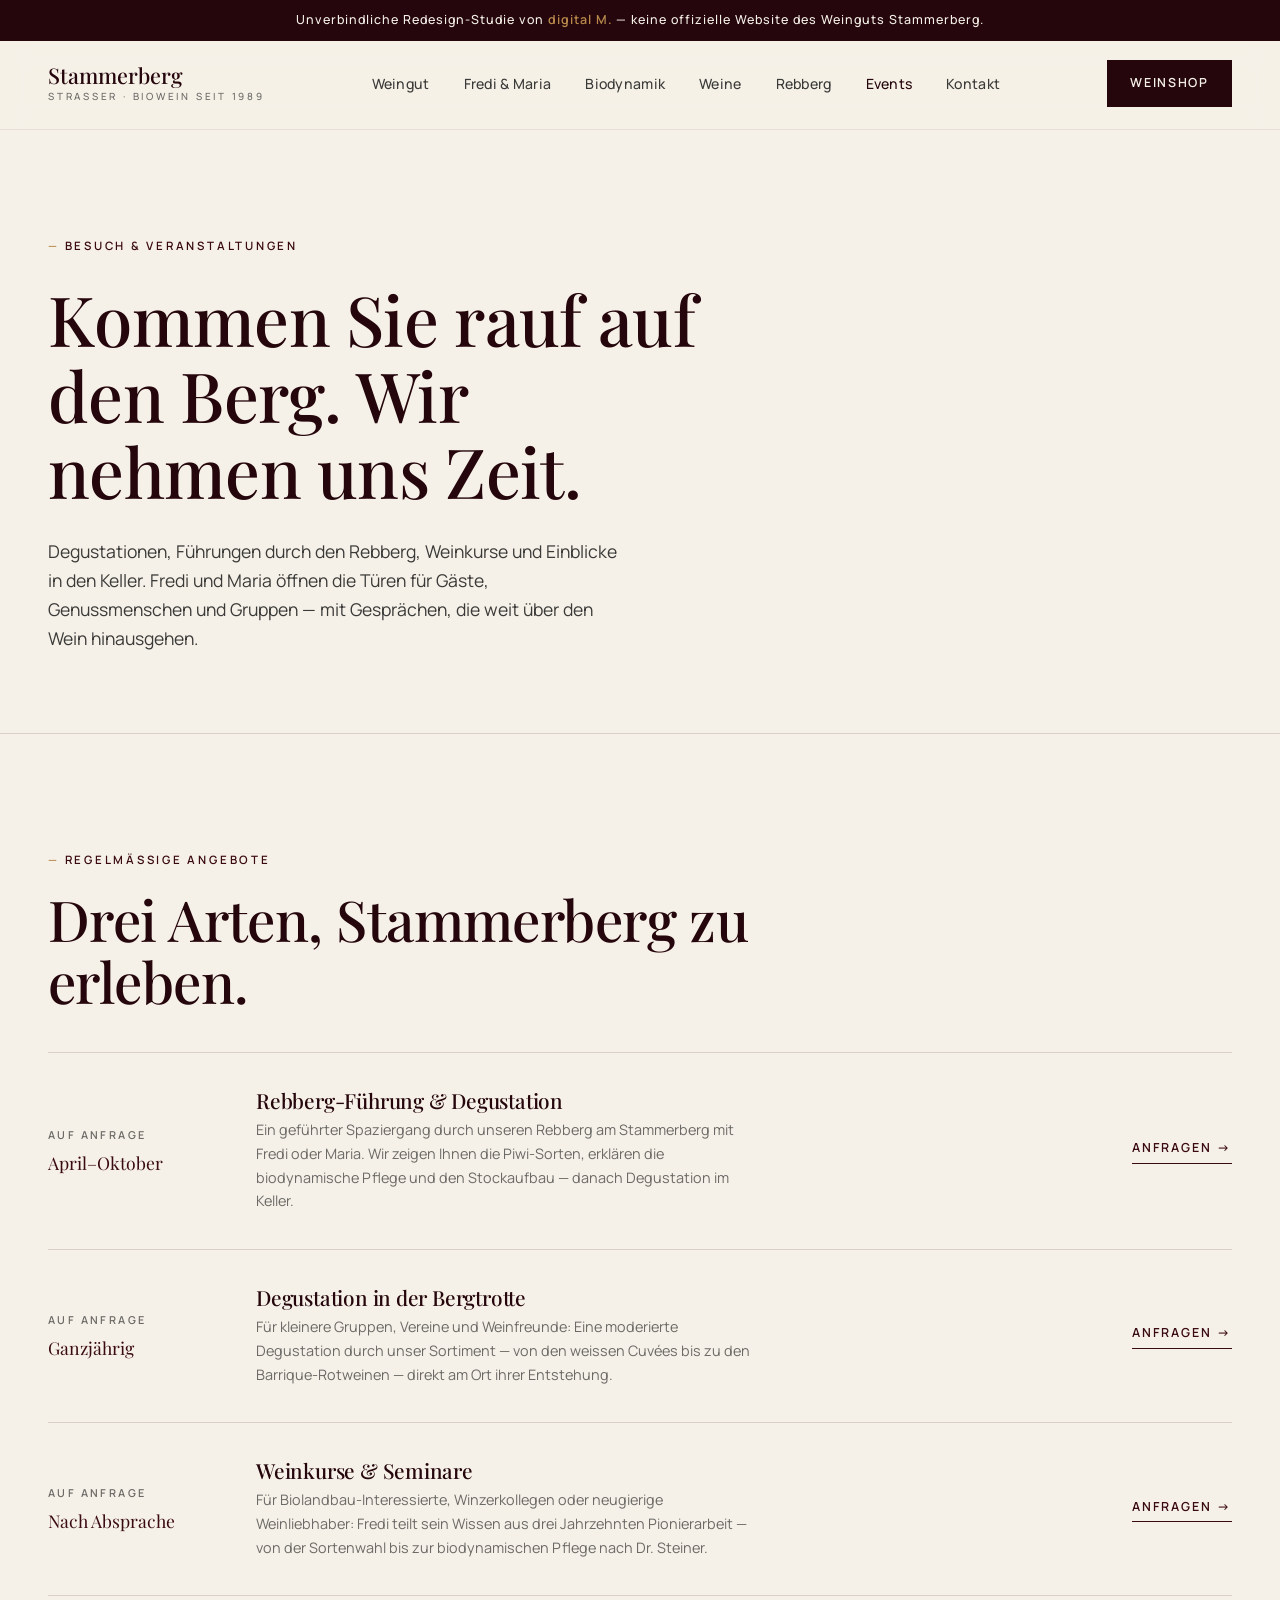
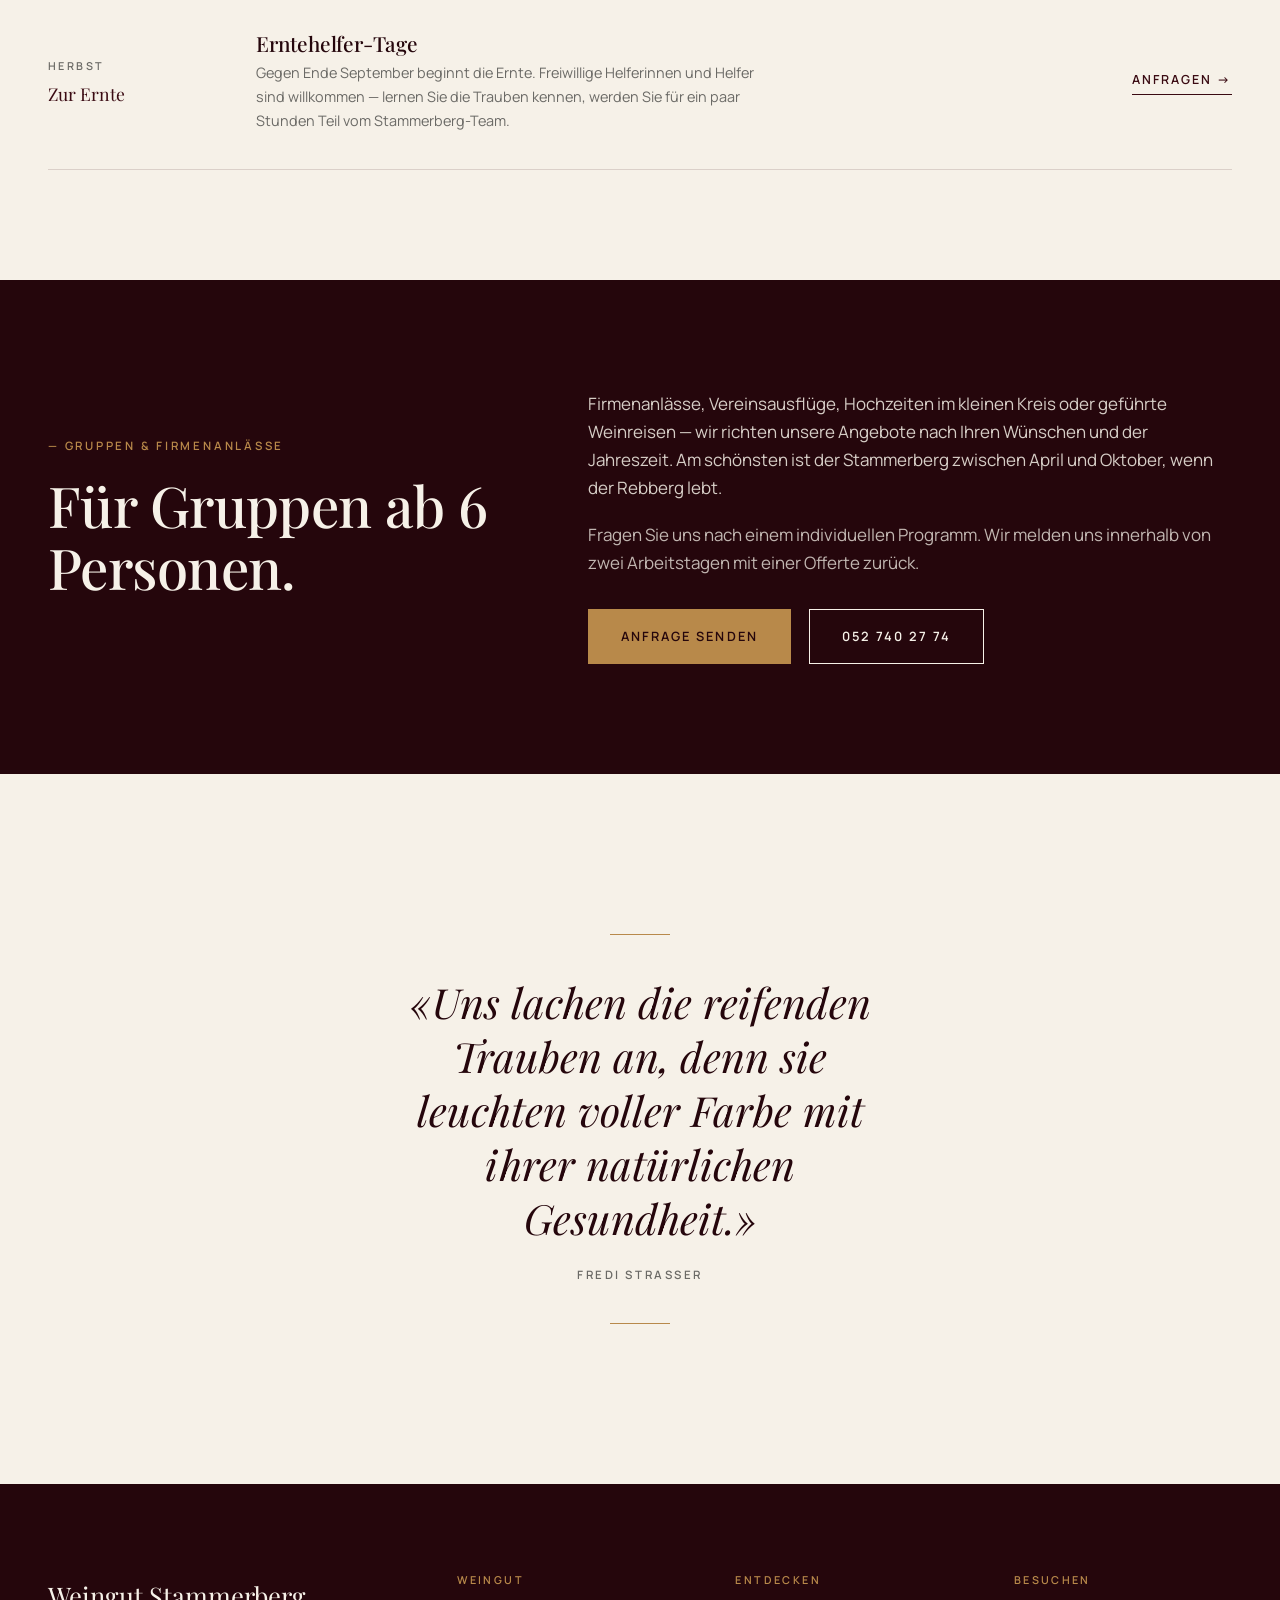
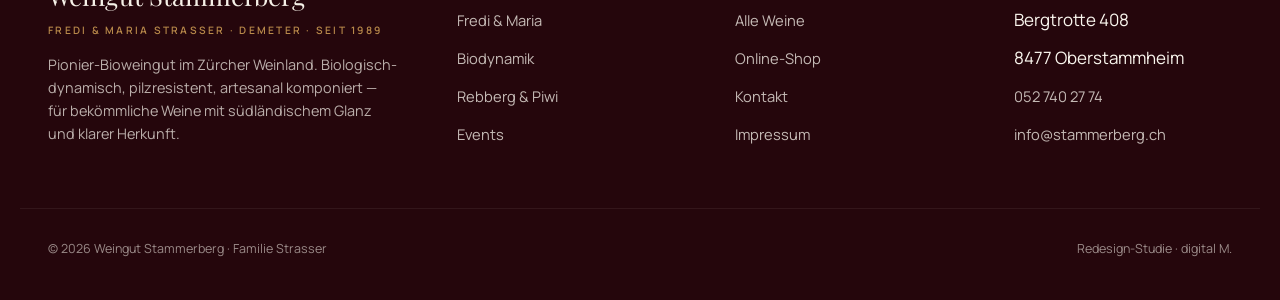
<file: events.html>
<!doctype html>
<html lang="de-CH">
<head>
<meta charset="UTF-8">
<meta name="viewport" content="width=device-width,initial-scale=1">
<title>Events, Degustationen & Weinkurse — Weingut Stammerberg</title>
<meta name="description" content="Degustationen, Führungen durch den Rebberg und Weinkurse am Weingut Stammerberg. Bio-Demeter-Weine direkt erleben — mit Fredi und Maria Strasser.">
<meta name="robots" content="noindex,nofollow">
<link rel="preconnect" href="https://fonts.googleapis.com">
<link rel="preconnect" href="https://fonts.gstatic.com" crossorigin>
<link href="https://fonts.googleapis.com/css2?family=Manrope:wght@400;500;600;700&family=Playfair+Display:ital,wght@0,400;0,500;0,600;1,400;1,500&display=swap" rel="stylesheet">
<link rel="stylesheet" href="styles.css">
</head>
<body>

<div class="demo-banner">Unverbindliche Redesign-Studie von <strong>digital M.</strong> — keine offizielle Website des Weinguts Stammerberg.</div>

<nav class="nav">
  <div class="nav-inner">
    <a href="index.html" class="nav-brand">Stammerberg<small>Strasser · Biowein seit 1989</small></a>
    <ul class="nav-links">
      <li><a href="index.html">Weingut</a></li>
      <li><a href="fredi-maria.html">Fredi & Maria</a></li>
      <li><a href="biodynamik.html">Biodynamik</a></li>
      <li><a href="weine.html">Weine</a></li>
      <li><a href="rebberg.html">Rebberg</a></li>
      <li><a href="events.html" class="active">Events</a></li>
      <li><a href="kontakt.html">Kontakt</a></li>
    </ul>
    <a href="https://www.stammerberg.ch/shop" class="nav-cta">Weinshop</a>
    <button class="nav-toggle" aria-label="Menü">☰</button>
  </div>
</nav>

<section class="page-hero">
  <div class="container">
    <span class="eyebrow">Besuch & Veranstaltungen</span>
    <h1>Kommen Sie rauf auf den Berg. Wir nehmen uns Zeit.</h1>
    <p class="page-hero-lead">Degustationen, Führungen durch den Rebberg, Weinkurse und Einblicke in den Keller. Fredi und Maria öffnen die Türen für Gäste, Genussmenschen und Gruppen — mit Gesprächen, die weit über den Wein hinausgehen.</p>
  </div>
</section>

<section class="section">
  <div class="container">
    <div style="max-width:720px">
      <span class="eyebrow">Regelmässige Angebote</span>
      <h2>Drei Arten, Stammerberg zu erleben.</h2>
    </div>

    <div class="events">
      <div class="event">
        <div class="event-date"><small>Auf Anfrage</small>April–Oktober</div>
        <div>
          <h3>Rebberg-Führung & Degustation</h3>
          <p>Ein geführter Spaziergang durch unseren Rebberg am Stammerberg mit Fredi oder Maria. Wir zeigen Ihnen die Piwi-Sorten, erklären die biodynamische Pflege und den Stockaufbau — danach Degustation im Keller.</p>
        </div>
        <a href="kontakt.html" class="arrow-link">Anfragen →</a>
      </div>
      <div class="event">
        <div class="event-date"><small>Auf Anfrage</small>Ganzjährig</div>
        <div>
          <h3>Degustation in der Bergtrotte</h3>
          <p>Für kleinere Gruppen, Vereine und Weinfreunde: Eine moderierte Degustation durch unser Sortiment — von den weissen Cuvées bis zu den Barrique-Rotweinen — direkt am Ort ihrer Entstehung.</p>
        </div>
        <a href="kontakt.html" class="arrow-link">Anfragen →</a>
      </div>
      <div class="event">
        <div class="event-date"><small>Auf Anfrage</small>Nach Absprache</div>
        <div>
          <h3>Weinkurse & Seminare</h3>
          <p>Für Biolandbau-Interessierte, Winzerkollegen oder neugierige Weinliebhaber: Fredi teilt sein Wissen aus drei Jahrzehnten Pionierarbeit — von der Sortenwahl bis zur biodynamischen Pflege nach Dr. Steiner.</p>
        </div>
        <a href="kontakt.html" class="arrow-link">Anfragen →</a>
      </div>
      <div class="event">
        <div class="event-date"><small>Herbst</small>Zur Ernte</div>
        <div>
          <h3>Erntehelfer-Tage</h3>
          <p>Gegen Ende September beginnt die Ernte. Freiwillige Helferinnen und Helfer sind willkommen — lernen Sie die Trauben kennen, werden Sie für ein paar Stunden Teil vom Stammerberg-Team.</p>
        </div>
        <a href="kontakt.html" class="arrow-link">Anfragen →</a>
      </div>
    </div>
  </div>
</section>

<section class="section section-dark">
  <div class="container">
    <div class="split split-wide">
      <div>
        <span class="eyebrow">Gruppen & Firmenanlässe</span>
        <h2>Für Gruppen ab 6 Personen.</h2>
      </div>
      <div>
        <p style="color:rgba(246,241,232,.85)">Firmenanlässe, Vereinsausflüge, Hochzeiten im kleinen Kreis oder geführte Weinreisen — wir richten unsere Angebote nach Ihren Wünschen und der Jahreszeit. Am schönsten ist der Stammerberg zwischen April und Oktober, wenn der Rebberg lebt.</p>
        <p class="mt-md" style="color:rgba(246,241,232,.75)">Fragen Sie uns nach einem individuellen Programm. Wir melden uns innerhalb von zwei Arbeitstagen mit einer Offerte zurück.</p>
        <div class="btn-row">
          <a href="kontakt.html" class="btn btn-gold">Anfrage senden</a>
          <a href="tel:+41527402774" class="btn btn-ghost-light">052 740 27 74</a>
        </div>
      </div>
    </div>
  </div>
</section>

<section class="section section-tight">
  <div class="container">
    <div class="pullquote">
      «Uns lachen die reifenden Trauben an, denn sie leuchten voller Farbe mit ihrer natürlichen Gesundheit.»
      <cite>Fredi Strasser</cite>
    </div>
  </div>
</section>

<footer class="footer">
  <div class="footer-inner">
    <div>
      <div class="footer-brand">Weingut Stammerberg<small>Fredi & Maria Strasser · Demeter · seit 1989</small></div>
      <p>Pionier-Bioweingut im Zürcher Weinland. Biologisch-dynamisch, pilzresistent, artesanal komponiert — für bekömmliche Weine mit südländischem Glanz und klarer Herkunft.</p>
    </div>
    <div><h4>Weingut</h4><ul><li><a href="fredi-maria.html">Fredi & Maria</a></li><li><a href="biodynamik.html">Biodynamik</a></li><li><a href="rebberg.html">Rebberg & Piwi</a></li><li><a href="events.html">Events</a></li></ul></div>
    <div><h4>Entdecken</h4><ul><li><a href="weine.html">Alle Weine</a></li><li><a href="https://www.stammerberg.ch/shop">Online-Shop</a></li><li><a href="kontakt.html">Kontakt</a></li><li><a href="impressum.html">Impressum</a></li></ul></div>
    <div><h4>Besuchen</h4><ul><li>Bergtrotte 408</li><li>8477 Oberstammheim</li><li><a href="tel:+41527402774">052 740 27 74</a></li><li><a href="mailto:info@stammerberg.ch">info@stammerberg.ch</a></li></ul></div>
  </div>
  <div class="footer-bottom"><div>© 2026 Weingut Stammerberg · Familie Strasser</div><div>Redesign-Studie · <a href="https://digitalm.ch">digital M.</a></div></div>
</footer>
</body>
</html>
</file>
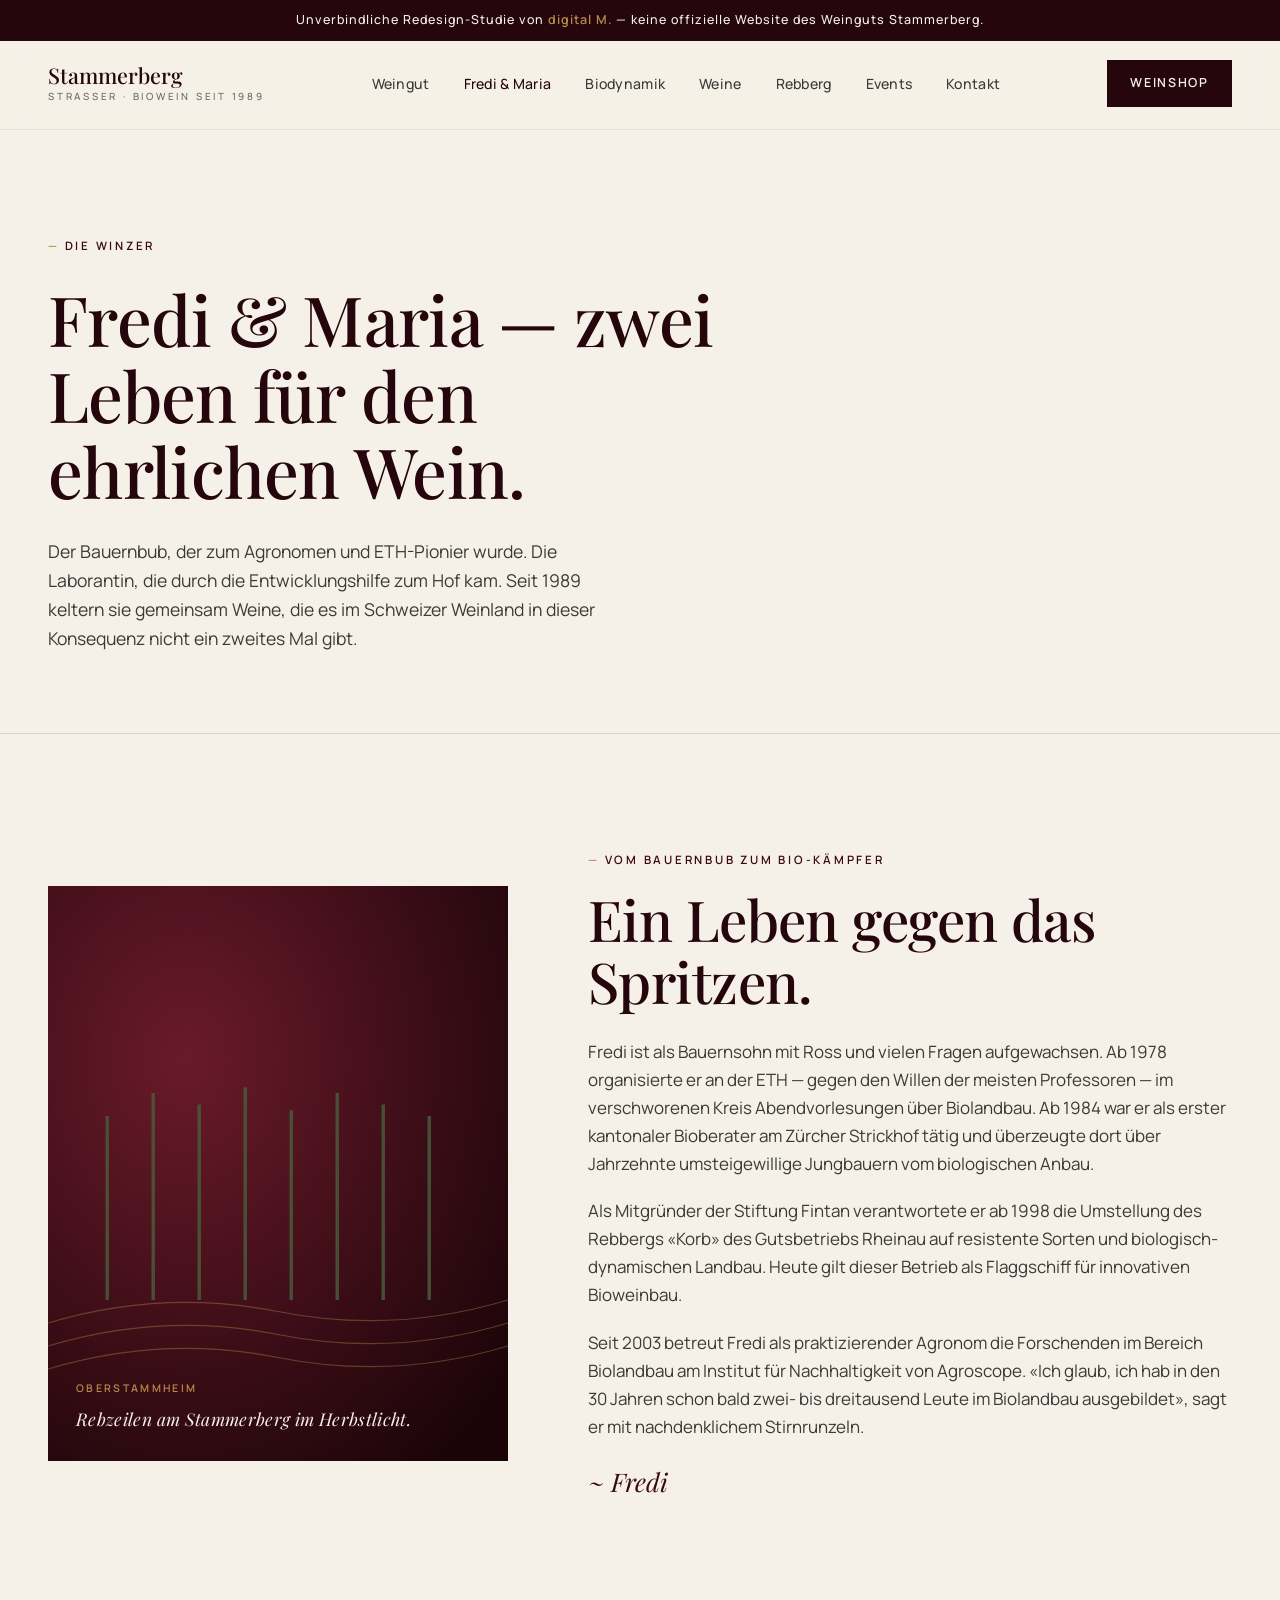
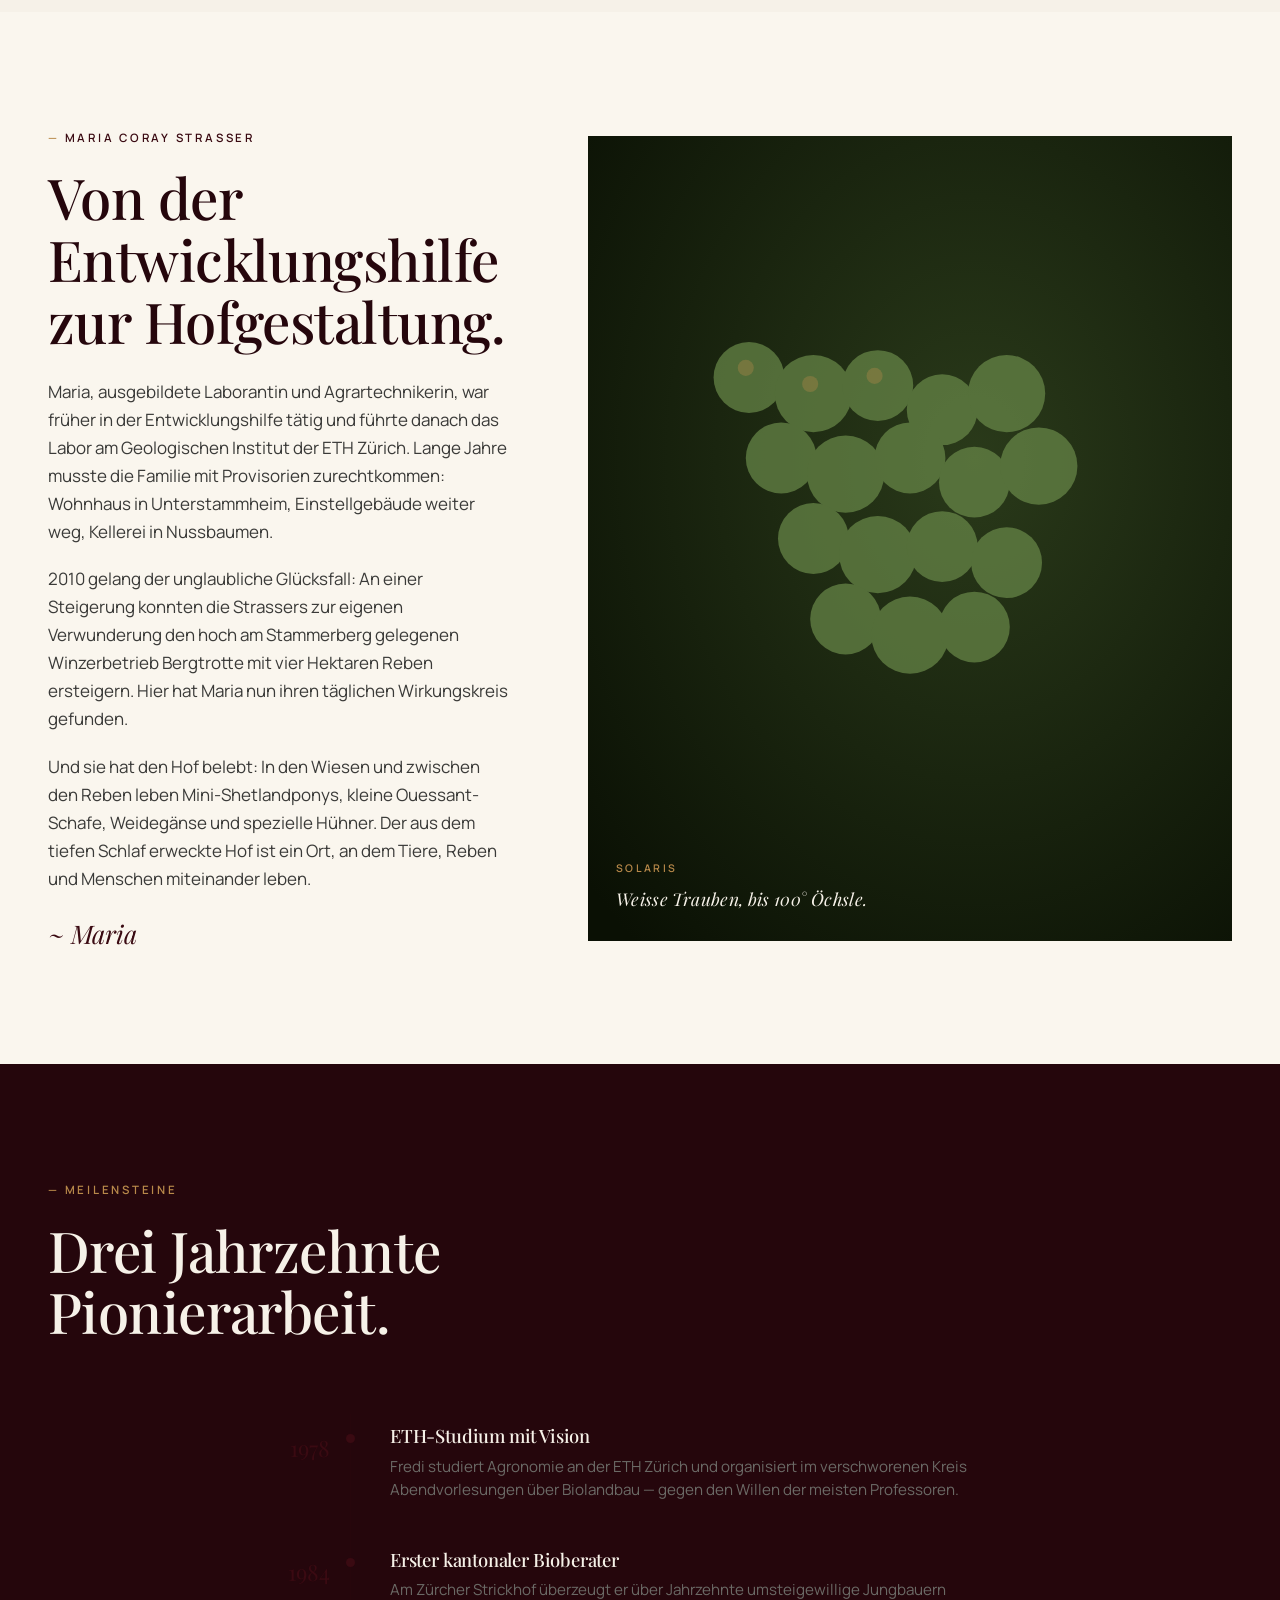
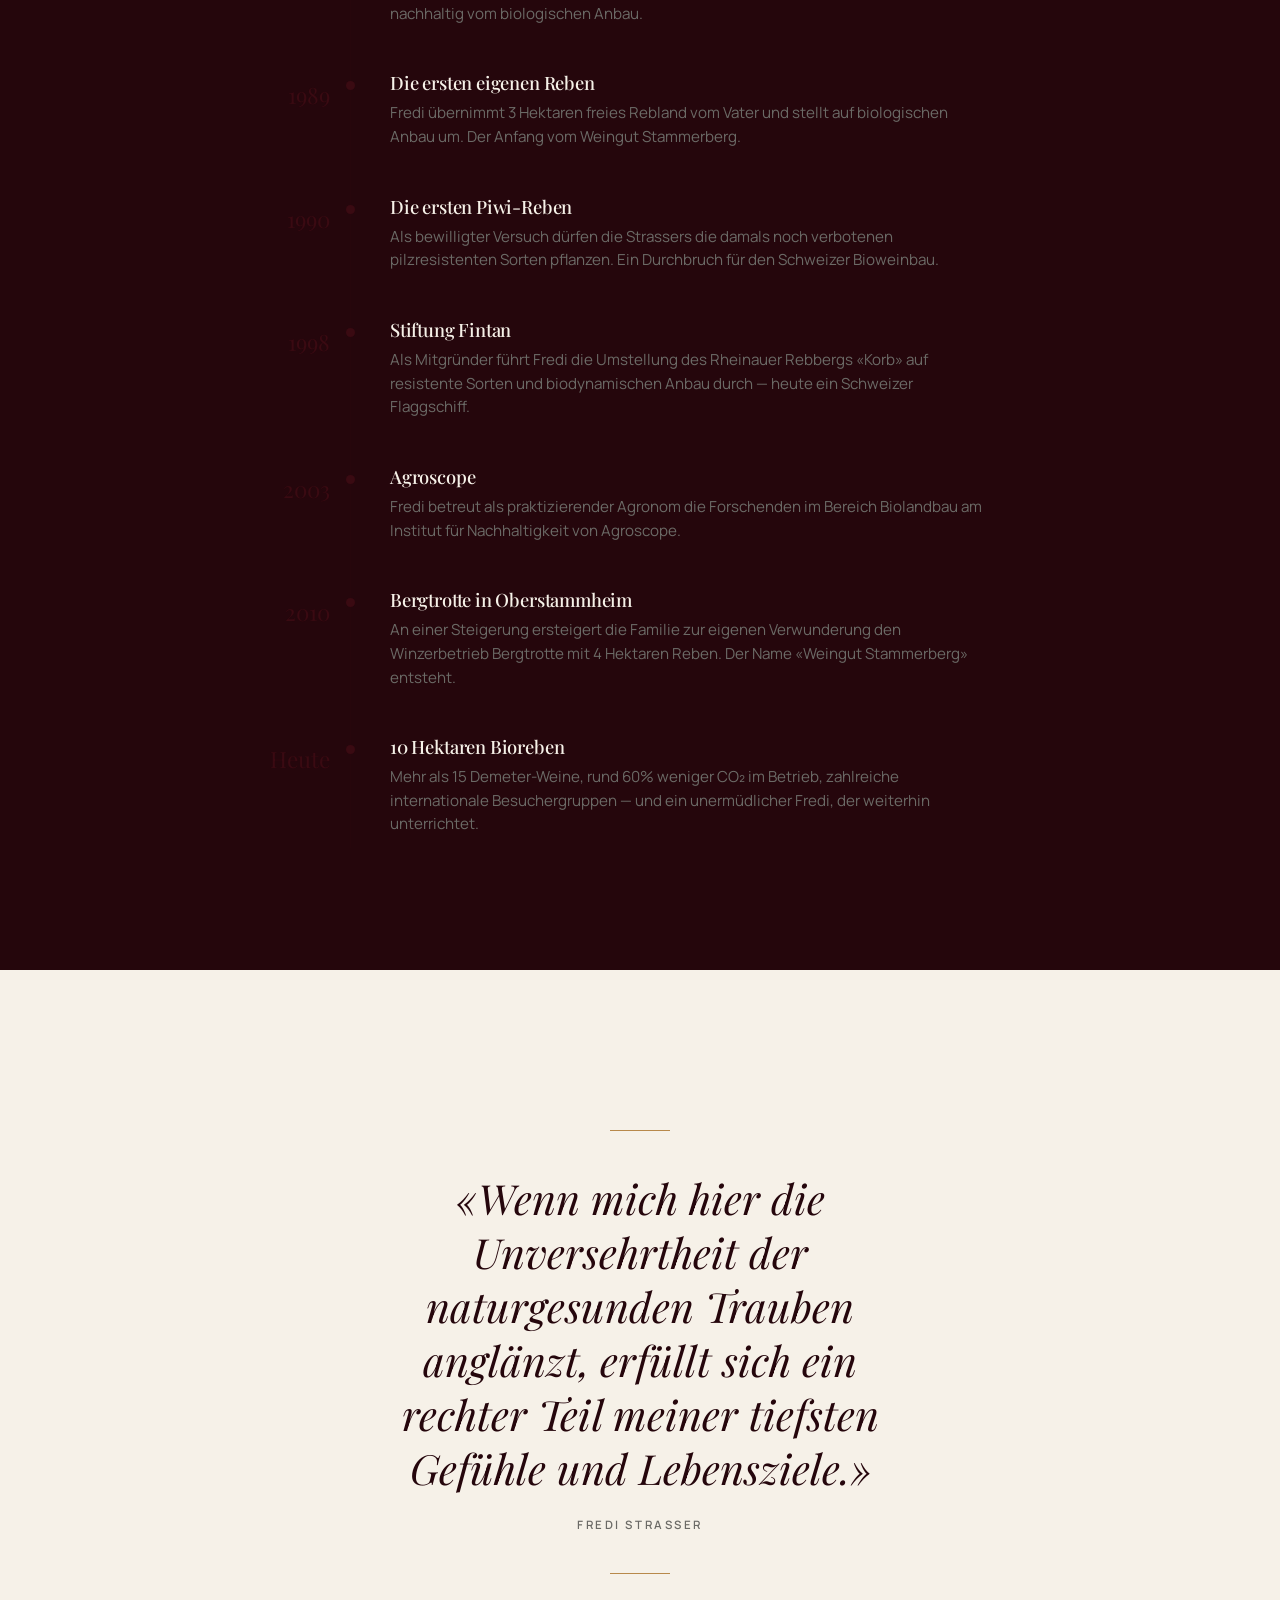
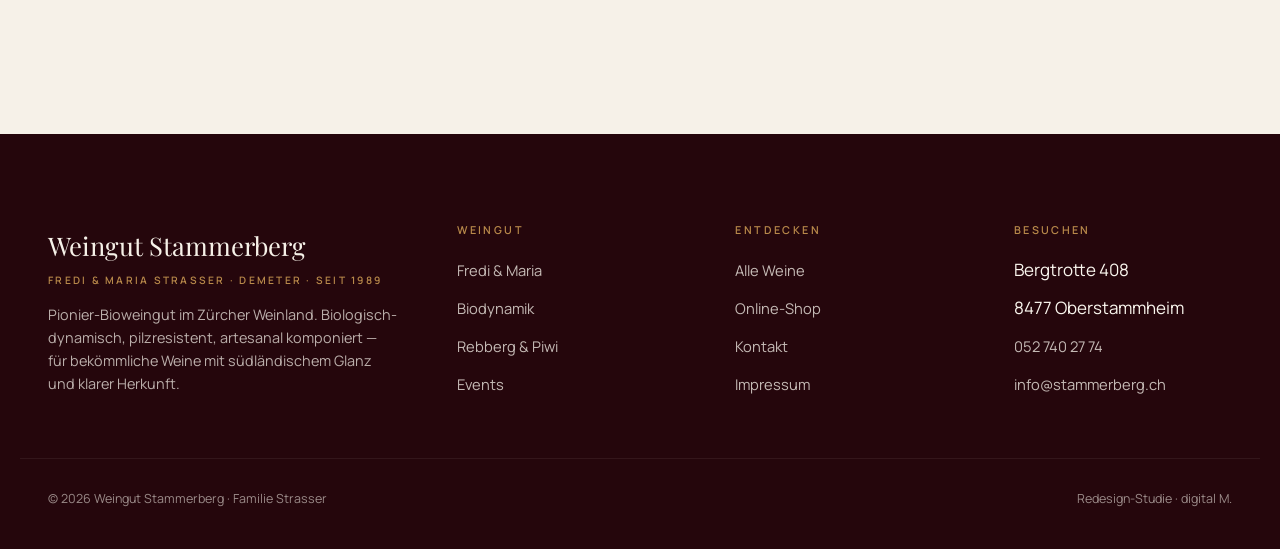
<file: fredi-maria.html>
<!doctype html>
<html lang="de-CH">
<head>
<meta charset="UTF-8">
<meta name="viewport" content="width=device-width,initial-scale=1">
<title>Fredi & Maria Strasser — Die Winzer vom Stammerberg | Weingut Stammerberg</title>
<meta name="description" content="Die Geschichte von Fredi und Maria Strasser: vom Bauernbub zum Biolandbau-Pionier, von der Entwicklungshelferin zur Mitwinzerin. Seit 1989 keltern sie Demeter-Weine im Zürcher Weinland.">
<meta name="robots" content="noindex,nofollow">
<link rel="preconnect" href="https://fonts.googleapis.com">
<link rel="preconnect" href="https://fonts.gstatic.com" crossorigin>
<link href="https://fonts.googleapis.com/css2?family=Manrope:wght@400;500;600;700&family=Playfair+Display:ital,wght@0,400;0,500;0,600;1,400;1,500&display=swap" rel="stylesheet">
<link rel="stylesheet" href="styles.css">
</head>
<body>

<div class="demo-banner">Unverbindliche Redesign-Studie von <strong>digital M.</strong> — keine offizielle Website des Weinguts Stammerberg.</div>

<nav class="nav">
  <div class="nav-inner">
    <a href="index.html" class="nav-brand">Stammerberg<small>Strasser · Biowein seit 1989</small></a>
    <ul class="nav-links">
      <li><a href="index.html">Weingut</a></li>
      <li><a href="fredi-maria.html" class="active">Fredi & Maria</a></li>
      <li><a href="biodynamik.html">Biodynamik</a></li>
      <li><a href="weine.html">Weine</a></li>
      <li><a href="rebberg.html">Rebberg</a></li>
      <li><a href="events.html">Events</a></li>
      <li><a href="kontakt.html">Kontakt</a></li>
    </ul>
    <a href="https://www.stammerberg.ch/shop" class="nav-cta">Weinshop</a>
    <button class="nav-toggle" aria-label="Menü">☰</button>
  </div>
</nav>

<section class="page-hero">
  <div class="container">
    <span class="eyebrow">Die Winzer</span>
    <h1>Fredi & Maria — zwei Leben für den ehrlichen Wein.</h1>
    <p class="page-hero-lead">Der Bauernbub, der zum Agronomen und ETH-Pionier wurde. Die Laborantin, die durch die Entwicklungshilfe zum Hof kam. Seit 1989 keltern sie gemeinsam Weine, die es im Schweizer Weinland in dieser Konsequenz nicht ein zweites Mal gibt.</p>
  </div>
</section>

<section class="section">
  <div class="container">
    <div class="split split-wide">
      <div class="split-visual tile">
        <svg viewBox="0 0 400 500" preserveAspectRatio="xMidYMid slice" xmlns="http://www.w3.org/2000/svg">
          <defs><radialGradient id="fm1" cx="30%" cy="30%" r="90%"><stop offset="0%" stop-color="#6a1a2a"/><stop offset="100%" stop-color="#1a0408"/></radialGradient></defs>
          <rect width="400" height="500" fill="url(#fm1)"/>
          <g stroke="#b8894a" stroke-width="1" fill="none" opacity=".4">
            <path d="M 0 380 Q 100 350 200 370 Q 300 390 400 360"/>
            <path d="M 0 400 Q 100 370 200 390 Q 300 410 400 380"/>
            <path d="M 0 420 Q 100 390 200 410 Q 300 430 400 400"/>
          </g>
          <g fill="#4a5a3a" opacity=".85">
            <rect x="50" y="200" width="3" height="160"/>
            <rect x="90" y="180" width="3" height="180"/>
            <rect x="130" y="190" width="3" height="170"/>
            <rect x="170" y="175" width="3" height="185"/>
            <rect x="210" y="195" width="3" height="165"/>
            <rect x="250" y="180" width="3" height="180"/>
            <rect x="290" y="190" width="3" height="170"/>
            <rect x="330" y="200" width="3" height="160"/>
          </g>
        </svg>
        <div class="tile-caption"><small>Oberstammheim</small>Rebzeilen am Stammerberg im Herbstlicht.</div>
      </div>
      <div>
        <span class="eyebrow">Vom Bauernbub zum Bio-Kämpfer</span>
        <h2>Ein Leben gegen das Spritzen.</h2>
        <p>Fredi ist als Bauernsohn mit Ross und vielen Fragen aufgewachsen. Ab 1978 organisierte er an der ETH — gegen den Willen der meisten Professoren — im verschworenen Kreis Abendvorlesungen über Biolandbau. Ab 1984 war er als erster kantonaler Bioberater am Zürcher Strickhof tätig und überzeugte dort über Jahrzehnte umsteigewillige Jungbauern vom biologischen Anbau.</p>
        <p>Als Mitgründer der Stiftung Fintan verantwortete er ab 1998 die Umstellung des Rebbergs «Korb» des Gutsbetriebs Rheinau auf resistente Sorten und biologisch-dynamischen Landbau. Heute gilt dieser Betrieb als Flaggschiff für innovativen Bioweinbau.</p>
        <p>Seit 2003 betreut Fredi als praktizierender Agronom die Forschenden im Bereich Biolandbau am Institut für Nachhaltigkeit von Agroscope. «Ich glaub, ich hab in den 30 Jahren schon bald zwei- bis dreitausend Leute im Biolandbau ausgebildet», sagt er mit nachdenklichem Stirnrunzeln.</p>
        <p class="signature">Fredi</p>
      </div>
    </div>
  </div>
</section>

<section class="section section-cream">
  <div class="container">
    <div class="split split-wide">
      <div>
        <span class="eyebrow">Maria Coray Strasser</span>
        <h2>Von der Entwicklungs&shy;hilfe zur Hofgestaltung.</h2>
        <p>Maria, ausgebildete Laborantin und Agrartechnikerin, war früher in der Entwicklungshilfe tätig und führte danach das Labor am Geologischen Institut der ETH Zürich. Lange Jahre musste die Familie mit Provisorien zurechtkommen: Wohnhaus in Unterstammheim, Einstellgebäude weiter weg, Kellerei in Nussbaumen.</p>
        <p>2010 gelang der unglaubliche Glücksfall: An einer Steigerung konnten die Strassers zur eigenen Verwunderung den hoch am Stammerberg gelegenen Winzerbetrieb Bergtrotte mit vier Hektaren Reben ersteigern. Hier hat Maria nun ihren täglichen Wirkungskreis gefunden.</p>
        <p>Und sie hat den Hof belebt: In den Wiesen und zwischen den Reben leben Mini-Shetlandponys, kleine Ouessant-Schafe, Weidegänse und spezielle Hühner. Der aus dem tiefen Schlaf erweckte Hof ist ein Ort, an dem Tiere, Reben und Menschen miteinander leben.</p>
        <p class="signature">Maria</p>
      </div>
      <div class="split-visual tile tile-grape">
        <svg viewBox="0 0 400 500" preserveAspectRatio="xMidYMid slice">
          <defs><radialGradient id="fm2" cx="60%" cy="40%" r="80%"><stop offset="0%" stop-color="#2a3a1a"/><stop offset="100%" stop-color="#0a1004"/></radialGradient></defs>
          <rect width="400" height="500" fill="url(#fm2)"/>
          <g fill="#6a8a4a" opacity=".7">
            <circle cx="100" cy="150" r="22"/><circle cx="140" cy="160" r="24"/><circle cx="180" cy="155" r="22"/>
            <circle cx="220" cy="170" r="22"/><circle cx="260" cy="160" r="24"/>
            <circle cx="120" cy="200" r="22"/><circle cx="160" cy="210" r="24"/><circle cx="200" cy="200" r="22"/>
            <circle cx="240" cy="215" r="22"/><circle cx="280" cy="205" r="24"/>
            <circle cx="140" cy="250" r="22"/><circle cx="180" cy="260" r="24"/><circle cx="220" cy="255" r="22"/>
            <circle cx="260" cy="265" r="22"/>
            <circle cx="160" cy="300" r="22"/><circle cx="200" cy="310" r="24"/><circle cx="240" cy="305" r="22"/>
          </g>
          <g fill="#b8894a" opacity=".35">
            <circle cx="98" cy="144" r="5"/><circle cx="138" cy="154" r="5"/><circle cx="178" cy="149" r="5"/>
          </g>
        </svg>
        <div class="tile-caption"><small>Solaris</small>Weisse Trauben, bis 100° Öchsle.</div>
      </div>
    </div>
  </div>
</section>

<section class="section section-dark">
  <div class="container">
    <div style="max-width:720px">
      <span class="eyebrow">Meilensteine</span>
      <h2>Drei Jahrzehnte Pionierarbeit.</h2>
    </div>
    <div class="timeline">
      <div class="timeline-item">
        <div class="timeline-year">1978</div>
        <div class="timeline-content">
          <h3>ETH-Studium mit Vision</h3>
          <p>Fredi studiert Agronomie an der ETH Zürich und organisiert im verschworenen Kreis Abendvorlesungen über Biolandbau — gegen den Willen der meisten Professoren.</p>
        </div>
      </div>
      <div class="timeline-item">
        <div class="timeline-year">1984</div>
        <div class="timeline-content">
          <h3>Erster kantonaler Bioberater</h3>
          <p>Am Zürcher Strickhof überzeugt er über Jahrzehnte umsteigewillige Jungbauern nachhaltig vom biologischen Anbau.</p>
        </div>
      </div>
      <div class="timeline-item">
        <div class="timeline-year">1989</div>
        <div class="timeline-content">
          <h3>Die ersten eigenen Reben</h3>
          <p>Fredi übernimmt 3 Hektaren freies Rebland vom Vater und stellt auf biologischen Anbau um. Der Anfang vom Weingut Stammerberg.</p>
        </div>
      </div>
      <div class="timeline-item">
        <div class="timeline-year">1990</div>
        <div class="timeline-content">
          <h3>Die ersten Piwi-Reben</h3>
          <p>Als bewilligter Versuch dürfen die Strassers die damals noch verbotenen pilzresistenten Sorten pflanzen. Ein Durchbruch für den Schweizer Bioweinbau.</p>
        </div>
      </div>
      <div class="timeline-item">
        <div class="timeline-year">1998</div>
        <div class="timeline-content">
          <h3>Stiftung Fintan</h3>
          <p>Als Mitgründer führt Fredi die Umstellung des Rheinauer Rebbergs «Korb» auf resistente Sorten und biodynamischen Anbau durch — heute ein Schweizer Flaggschiff.</p>
        </div>
      </div>
      <div class="timeline-item">
        <div class="timeline-year">2003</div>
        <div class="timeline-content">
          <h3>Agroscope</h3>
          <p>Fredi betreut als praktizierender Agronom die Forschenden im Bereich Biolandbau am Institut für Nachhaltigkeit von Agroscope.</p>
        </div>
      </div>
      <div class="timeline-item">
        <div class="timeline-year">2010</div>
        <div class="timeline-content">
          <h3>Bergtrotte in Oberstammheim</h3>
          <p>An einer Steigerung ersteigert die Familie zur eigenen Verwunderung den Winzerbetrieb Bergtrotte mit 4 Hektaren Reben. Der Name «Weingut Stammerberg» entsteht.</p>
        </div>
      </div>
      <div class="timeline-item">
        <div class="timeline-year">Heute</div>
        <div class="timeline-content">
          <h3>10 Hektaren Bioreben</h3>
          <p>Mehr als 15 Demeter-Weine, rund 60% weniger CO₂ im Betrieb, zahlreiche internationale Besuchergruppen — und ein unermüdlicher Fredi, der weiterhin unterrichtet.</p>
        </div>
      </div>
    </div>
  </div>
</section>

<section class="section section-tight">
  <div class="container">
    <div class="pullquote">
      «Wenn mich hier die Unversehrtheit der naturgesunden Trauben anglänzt, erfüllt sich ein rechter Teil meiner tiefsten Gefühle und Lebensziele.»
      <cite>Fredi Strasser</cite>
    </div>
  </div>
</section>

<footer class="footer">
  <div class="footer-inner">
    <div>
      <div class="footer-brand">Weingut Stammerberg<small>Fredi & Maria Strasser · Demeter · seit 1989</small></div>
      <p>Pionier-Bioweingut im Zürcher Weinland. Biologisch-dynamisch, pilzresistent, artesanal komponiert — für bekömmliche Weine mit südländischem Glanz und klarer Herkunft.</p>
    </div>
    <div><h4>Weingut</h4><ul><li><a href="fredi-maria.html">Fredi & Maria</a></li><li><a href="biodynamik.html">Biodynamik</a></li><li><a href="rebberg.html">Rebberg & Piwi</a></li><li><a href="events.html">Events</a></li></ul></div>
    <div><h4>Entdecken</h4><ul><li><a href="weine.html">Alle Weine</a></li><li><a href="https://www.stammerberg.ch/shop">Online-Shop</a></li><li><a href="kontakt.html">Kontakt</a></li><li><a href="impressum.html">Impressum</a></li></ul></div>
    <div><h4>Besuchen</h4><ul><li>Bergtrotte 408</li><li>8477 Oberstammheim</li><li><a href="tel:+41527402774">052 740 27 74</a></li><li><a href="mailto:info@stammerberg.ch">info@stammerberg.ch</a></li></ul></div>
  </div>
  <div class="footer-bottom"><div>© 2026 Weingut Stammerberg · Familie Strasser</div><div>Redesign-Studie · <a href="https://digitalm.ch">digital M.</a></div></div>
</footer>
</body>
</html>
</file>
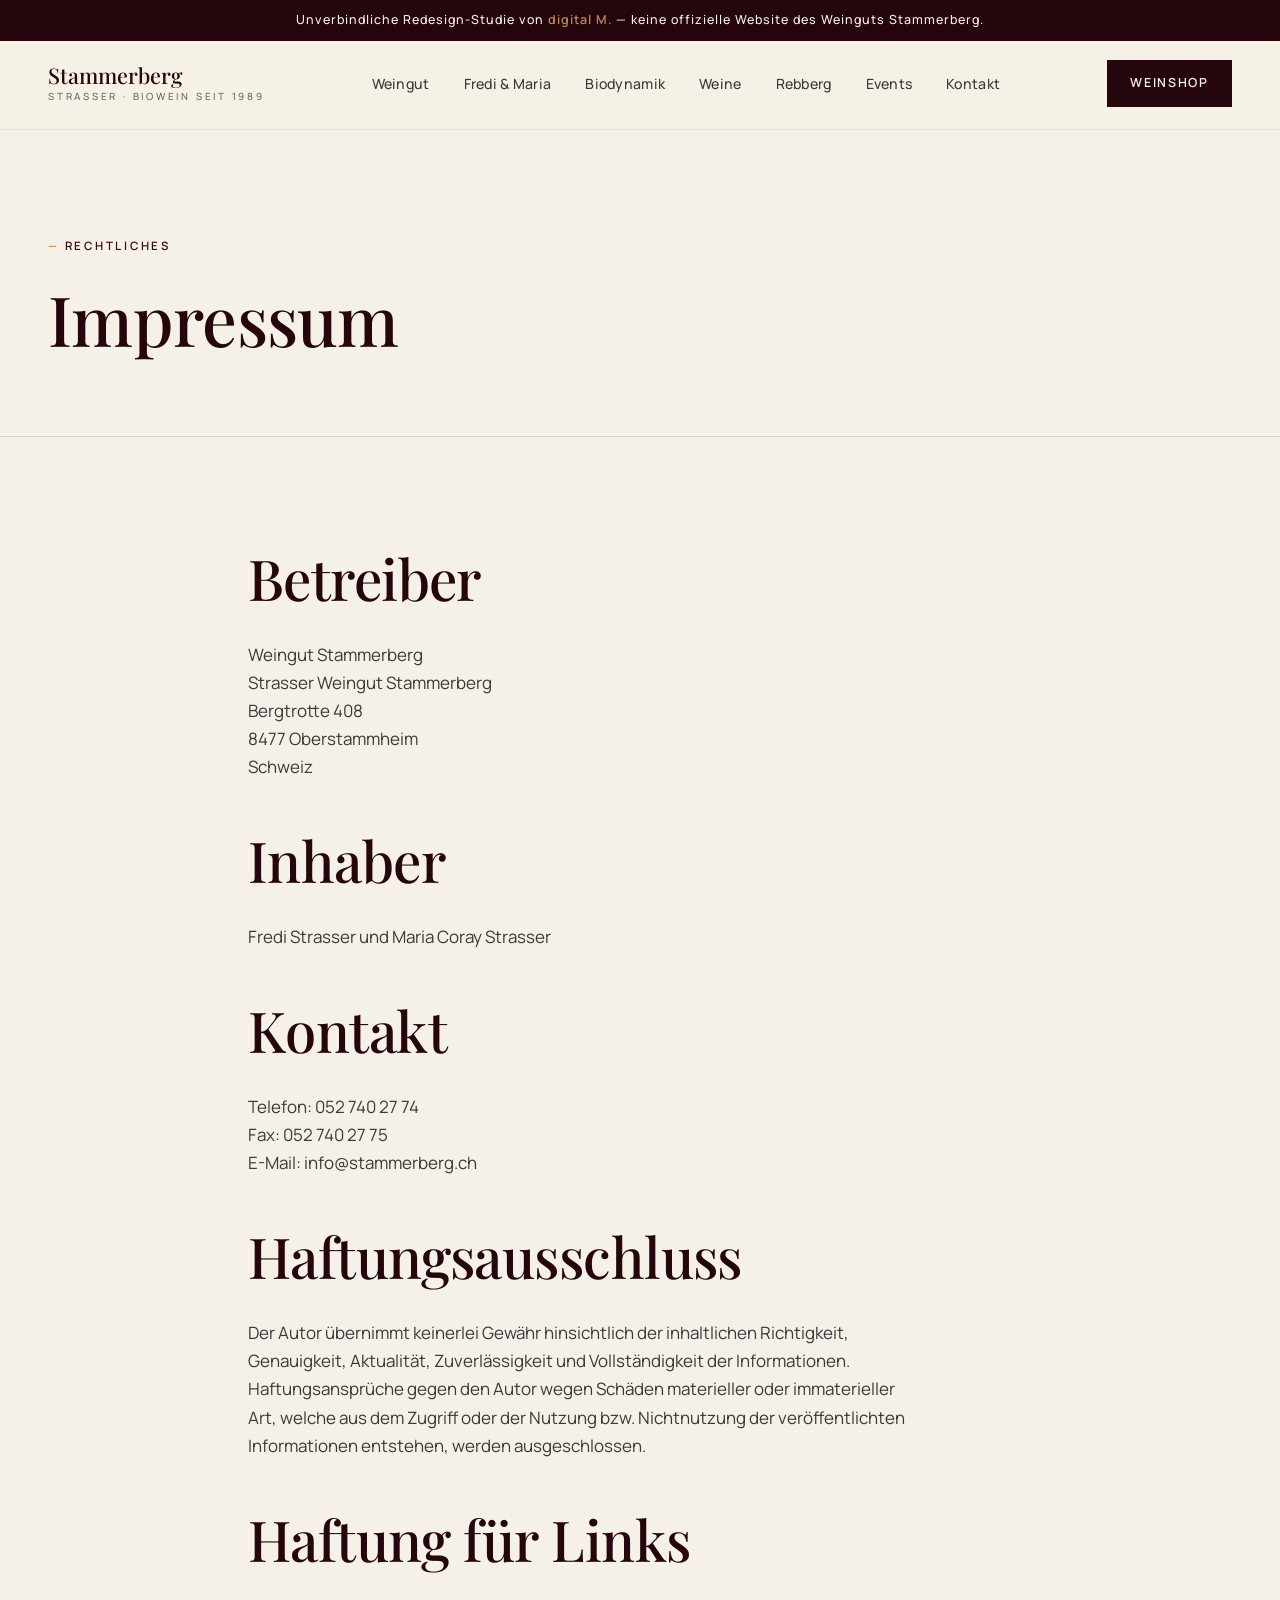
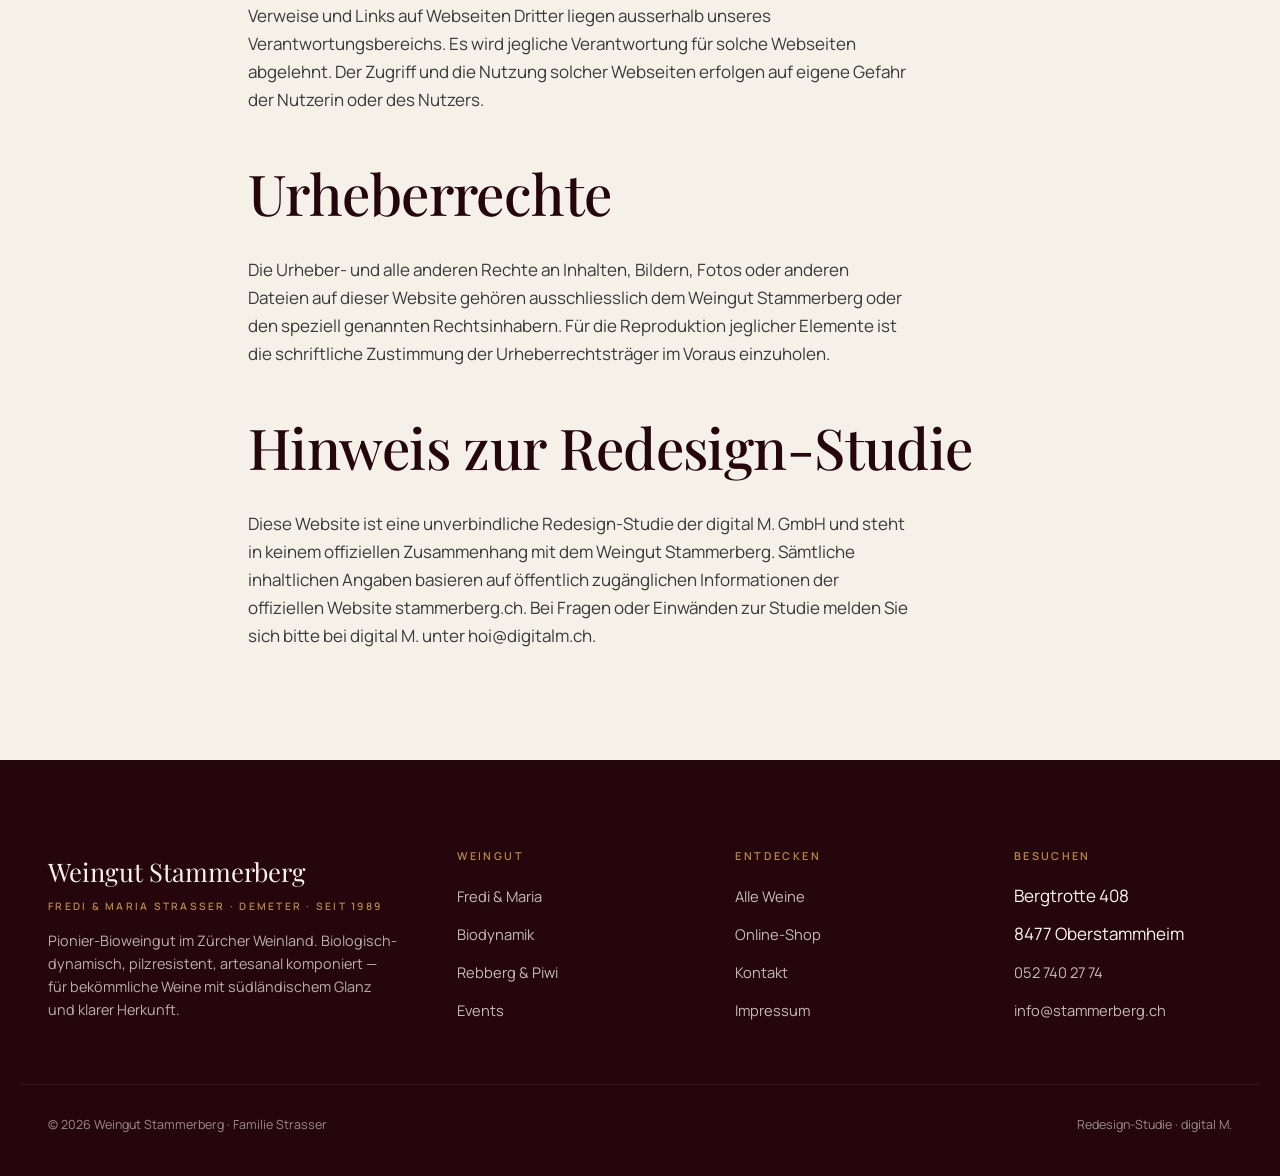
<file: impressum.html>
<!doctype html>
<html lang="de-CH">
<head>
<meta charset="UTF-8">
<meta name="viewport" content="width=device-width,initial-scale=1">
<title>Impressum — Weingut Stammerberg</title>
<meta name="robots" content="noindex,nofollow">
<link rel="preconnect" href="https://fonts.googleapis.com">
<link rel="preconnect" href="https://fonts.gstatic.com" crossorigin>
<link href="https://fonts.googleapis.com/css2?family=Manrope:wght@400;500;600;700&family=Playfair+Display:ital,wght@0,400;0,500;0,600;1,400;1,500&display=swap" rel="stylesheet">
<link rel="stylesheet" href="styles.css">
</head>
<body>

<div class="demo-banner">Unverbindliche Redesign-Studie von <strong>digital M.</strong> — keine offizielle Website des Weinguts Stammerberg.</div>

<nav class="nav">
  <div class="nav-inner">
    <a href="index.html" class="nav-brand">Stammerberg<small>Strasser · Biowein seit 1989</small></a>
    <ul class="nav-links">
      <li><a href="index.html">Weingut</a></li>
      <li><a href="fredi-maria.html">Fredi & Maria</a></li>
      <li><a href="biodynamik.html">Biodynamik</a></li>
      <li><a href="weine.html">Weine</a></li>
      <li><a href="rebberg.html">Rebberg</a></li>
      <li><a href="events.html">Events</a></li>
      <li><a href="kontakt.html">Kontakt</a></li>
    </ul>
    <a href="https://www.stammerberg.ch/shop" class="nav-cta">Weinshop</a>
    <button class="nav-toggle" aria-label="Menü">☰</button>
  </div>
</nav>

<section class="page-hero">
  <div class="container">
    <span class="eyebrow">Rechtliches</span>
    <h1>Impressum</h1>
  </div>
</section>

<section class="section">
  <div class="container-narrow">
    <h2>Betreiber</h2>
    <p class="mt-md">Weingut Stammerberg<br>Strasser Weingut Stammerberg<br>Bergtrotte 408<br>8477 Oberstammheim<br>Schweiz</p>

    <h2 class="mt-lg">Inhaber</h2>
    <p class="mt-md">Fredi Strasser und Maria Coray Strasser</p>

    <h2 class="mt-lg">Kontakt</h2>
    <p class="mt-md">Telefon: <a href="tel:+41527402774">052 740 27 74</a><br>Fax: 052 740 27 75<br>E-Mail: <a href="mailto:info@stammerberg.ch">info@stammerberg.ch</a></p>

    <h2 class="mt-lg">Haftungsausschluss</h2>
    <p class="mt-md">Der Autor übernimmt keinerlei Gewähr hinsichtlich der inhaltlichen Richtigkeit, Genauigkeit, Aktualität, Zuverlässigkeit und Vollständigkeit der Informationen. Haftungsansprüche gegen den Autor wegen Schäden materieller oder immaterieller Art, welche aus dem Zugriff oder der Nutzung bzw. Nichtnutzung der veröffentlichten Informationen entstehen, werden ausgeschlossen.</p>

    <h2 class="mt-lg">Haftung für Links</h2>
    <p class="mt-md">Verweise und Links auf Webseiten Dritter liegen ausserhalb unseres Verantwortungsbereichs. Es wird jegliche Verantwortung für solche Webseiten abgelehnt. Der Zugriff und die Nutzung solcher Webseiten erfolgen auf eigene Gefahr der Nutzerin oder des Nutzers.</p>

    <h2 class="mt-lg">Urheberrechte</h2>
    <p class="mt-md">Die Urheber- und alle anderen Rechte an Inhalten, Bildern, Fotos oder anderen Dateien auf dieser Website gehören ausschliesslich dem Weingut Stammerberg oder den speziell genannten Rechtsinhabern. Für die Reproduktion jeglicher Elemente ist die schriftliche Zustimmung der Urheberrechtsträger im Voraus einzuholen.</p>

    <h2 class="mt-lg">Hinweis zur Redesign-Studie</h2>
    <p class="mt-md">Diese Website ist eine unverbindliche Redesign-Studie der <a href="https://digitalm.ch">digital M. GmbH</a> und steht in keinem offiziellen Zusammenhang mit dem Weingut Stammerberg. Sämtliche inhaltlichen Angaben basieren auf öffentlich zugänglichen Informationen der offiziellen Website <a href="https://www.stammerberg.ch">stammerberg.ch</a>. Bei Fragen oder Einwänden zur Studie melden Sie sich bitte bei digital M. unter hoi@digitalm.ch.</p>
  </div>
</section>

<footer class="footer">
  <div class="footer-inner">
    <div>
      <div class="footer-brand">Weingut Stammerberg<small>Fredi & Maria Strasser · Demeter · seit 1989</small></div>
      <p>Pionier-Bioweingut im Zürcher Weinland. Biologisch-dynamisch, pilzresistent, artesanal komponiert — für bekömmliche Weine mit südländischem Glanz und klarer Herkunft.</p>
    </div>
    <div><h4>Weingut</h4><ul><li><a href="fredi-maria.html">Fredi & Maria</a></li><li><a href="biodynamik.html">Biodynamik</a></li><li><a href="rebberg.html">Rebberg & Piwi</a></li><li><a href="events.html">Events</a></li></ul></div>
    <div><h4>Entdecken</h4><ul><li><a href="weine.html">Alle Weine</a></li><li><a href="https://www.stammerberg.ch/shop">Online-Shop</a></li><li><a href="kontakt.html">Kontakt</a></li><li><a href="impressum.html">Impressum</a></li></ul></div>
    <div><h4>Besuchen</h4><ul><li>Bergtrotte 408</li><li>8477 Oberstammheim</li><li><a href="tel:+41527402774">052 740 27 74</a></li><li><a href="mailto:info@stammerberg.ch">info@stammerberg.ch</a></li></ul></div>
  </div>
  <div class="footer-bottom"><div>© 2026 Weingut Stammerberg · Familie Strasser</div><div>Redesign-Studie · <a href="https://digitalm.ch">digital M.</a></div></div>
</footer>
</body>
</html>
</file>
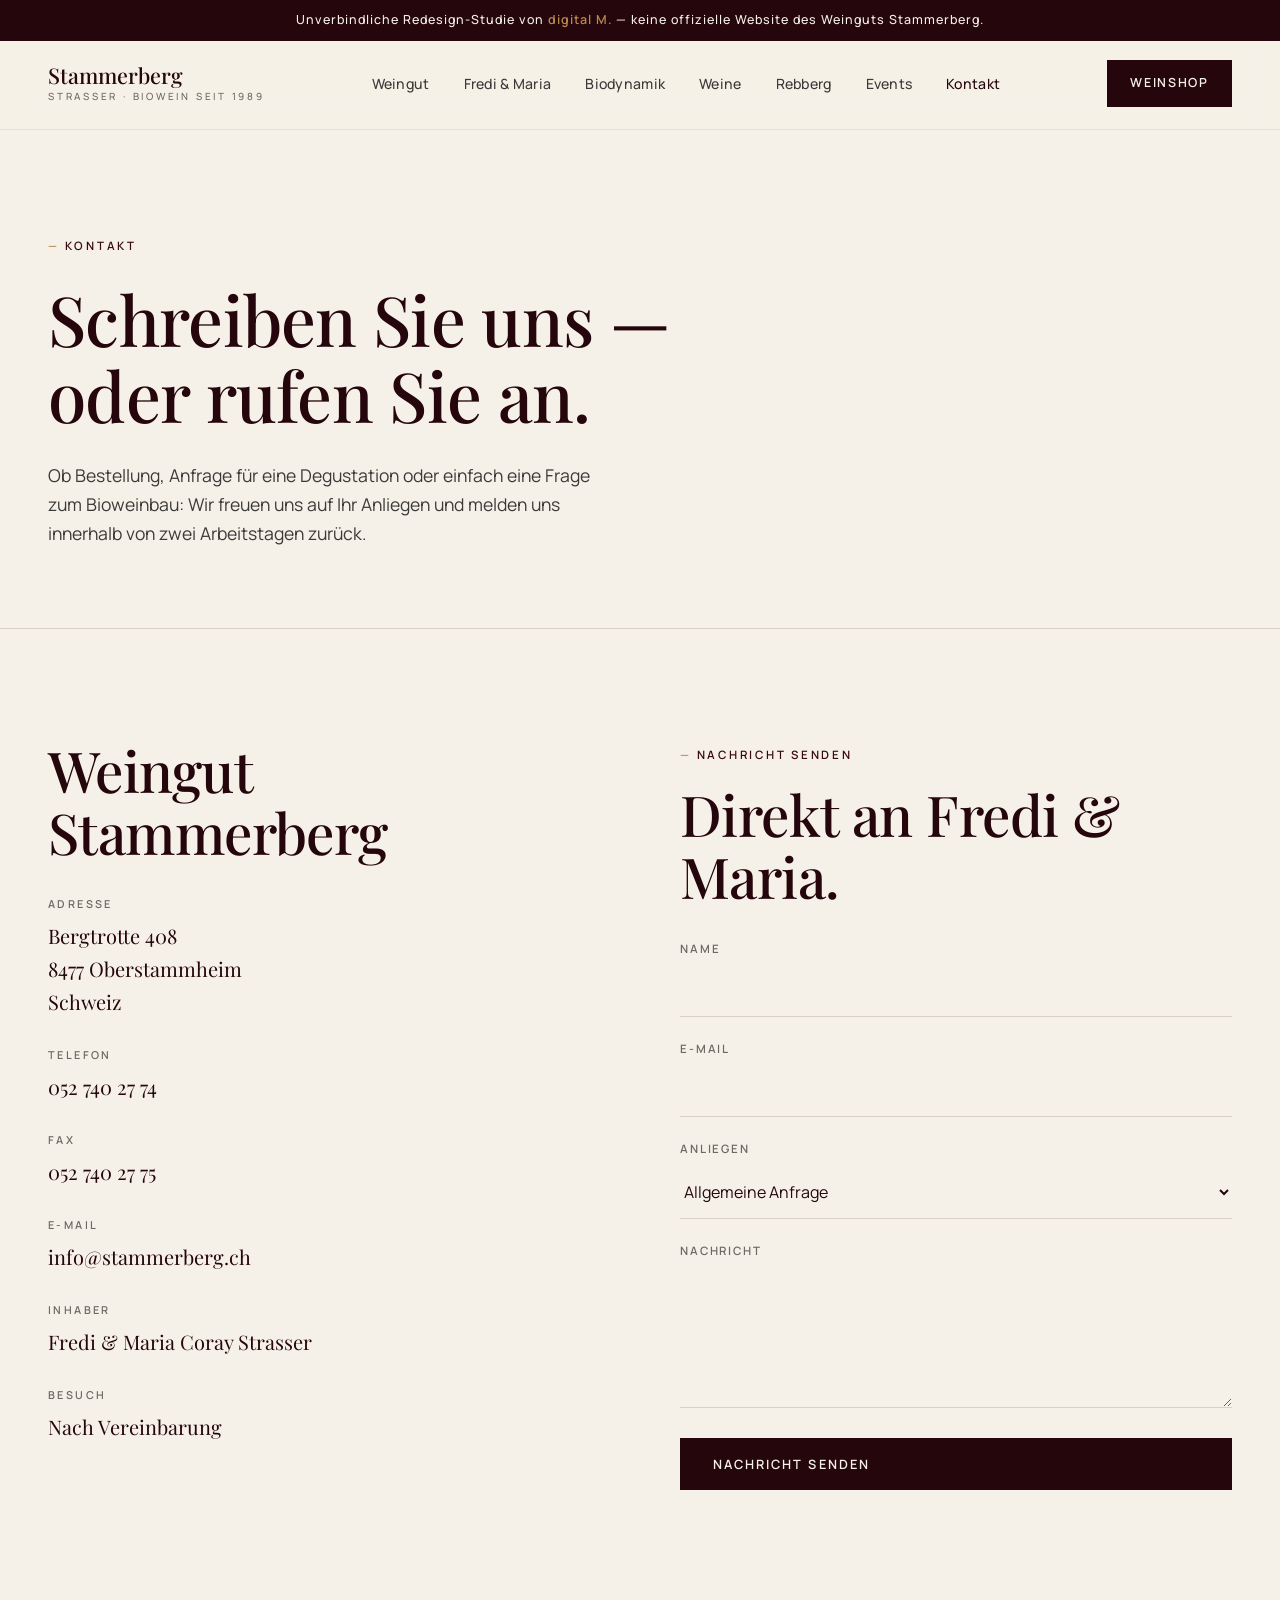
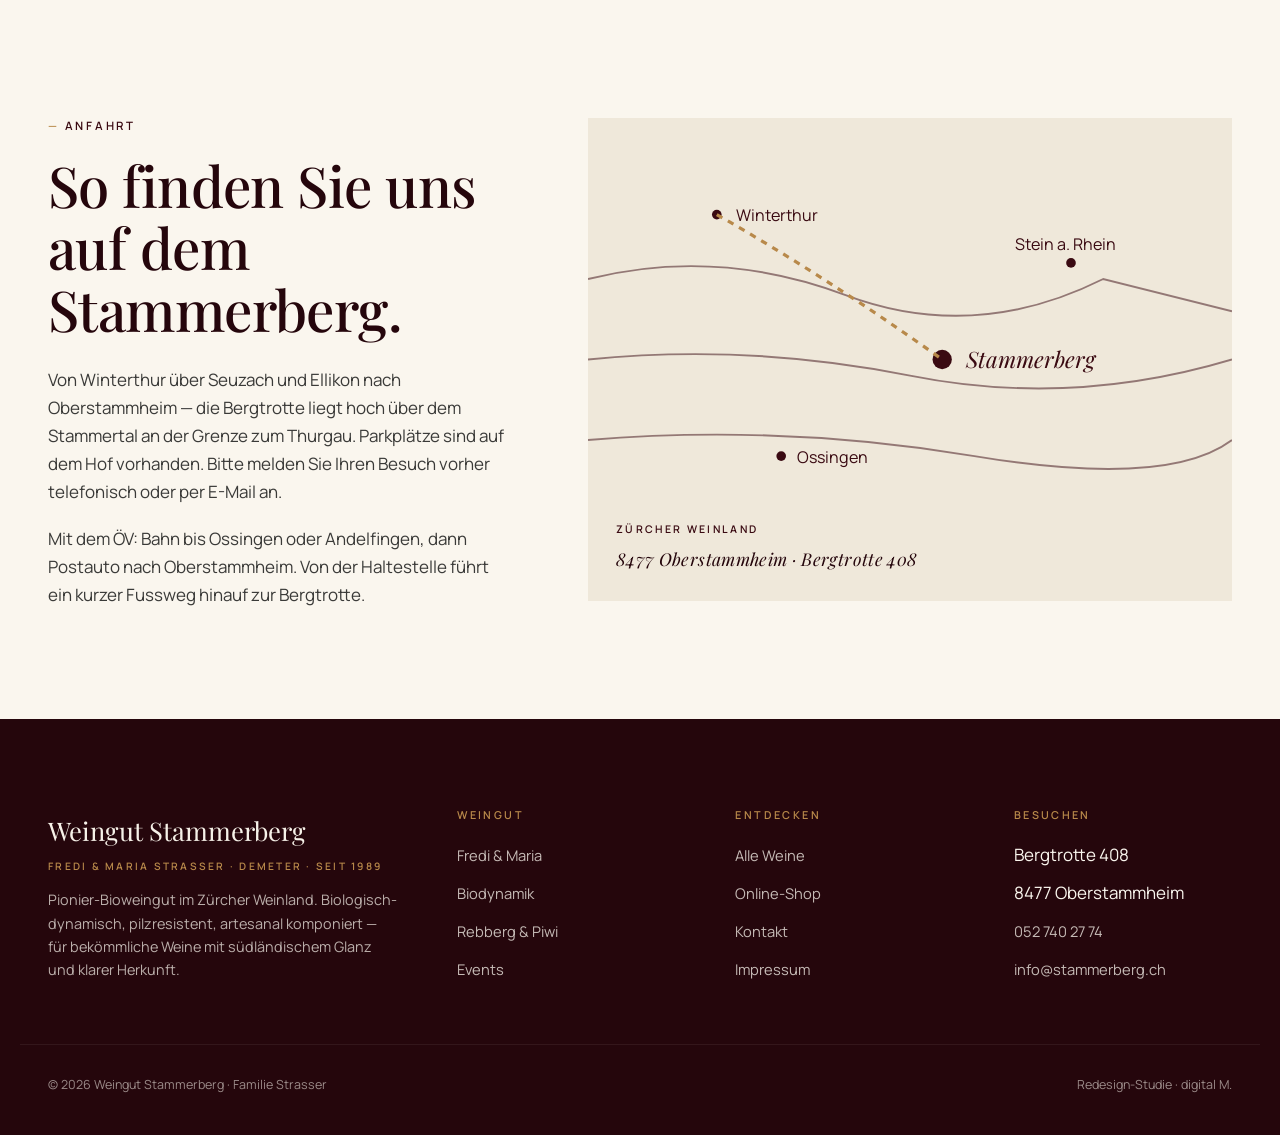
<file: kontakt.html>
<!doctype html>
<html lang="de-CH">
<head>
<meta charset="UTF-8">
<meta name="viewport" content="width=device-width,initial-scale=1">
<title>Kontakt — Weingut Stammerberg in Oberstammheim ZH</title>
<meta name="description" content="Weingut Stammerberg, Bergtrotte 408, 8477 Oberstammheim. Fredi und Maria Strasser. Telefon 052 740 27 74 · info@stammerberg.ch">
<meta name="robots" content="noindex,nofollow">
<link rel="preconnect" href="https://fonts.googleapis.com">
<link rel="preconnect" href="https://fonts.gstatic.com" crossorigin>
<link href="https://fonts.googleapis.com/css2?family=Manrope:wght@400;500;600;700&family=Playfair+Display:ital,wght@0,400;0,500;0,600;1,400;1,500&display=swap" rel="stylesheet">
<link rel="stylesheet" href="styles.css">
<script type="application/ld+json">
{"@context":"https://schema.org","@type":"LocalBusiness","name":"Weingut Stammerberg","telephone":"+41527402774","email":"info@stammerberg.ch","address":{"@type":"PostalAddress","streetAddress":"Bergtrotte 408","addressLocality":"Oberstammheim","postalCode":"8477","addressRegion":"ZH","addressCountry":"CH"}}
</script>
</head>
<body>

<div class="demo-banner">Unverbindliche Redesign-Studie von <strong>digital M.</strong> — keine offizielle Website des Weinguts Stammerberg.</div>

<nav class="nav">
  <div class="nav-inner">
    <a href="index.html" class="nav-brand">Stammerberg<small>Strasser · Biowein seit 1989</small></a>
    <ul class="nav-links">
      <li><a href="index.html">Weingut</a></li>
      <li><a href="fredi-maria.html">Fredi & Maria</a></li>
      <li><a href="biodynamik.html">Biodynamik</a></li>
      <li><a href="weine.html">Weine</a></li>
      <li><a href="rebberg.html">Rebberg</a></li>
      <li><a href="events.html">Events</a></li>
      <li><a href="kontakt.html" class="active">Kontakt</a></li>
    </ul>
    <a href="https://www.stammerberg.ch/shop" class="nav-cta">Weinshop</a>
    <button class="nav-toggle" aria-label="Menü">☰</button>
  </div>
</nav>

<section class="page-hero">
  <div class="container">
    <span class="eyebrow">Kontakt</span>
    <h1>Schreiben Sie uns — oder rufen Sie an.</h1>
    <p class="page-hero-lead">Ob Bestellung, Anfrage für eine Degustation oder einfach eine Frage zum Bioweinbau: Wir freuen uns auf Ihr Anliegen und melden uns innerhalb von zwei Arbeitstagen zurück.</p>
  </div>
</section>

<section class="section">
  <div class="container">
    <div class="contact-grid">
      <div class="contact-info">
        <h2>Weingut Stammerberg</h2>
        <dl>
          <div>
            <dt>Adresse</dt>
            <dd>Bergtrotte 408<br>8477 Oberstammheim<br>Schweiz</dd>
          </div>
          <div>
            <dt>Telefon</dt>
            <dd><a href="tel:+41527402774">052 740 27 74</a></dd>
          </div>
          <div>
            <dt>Fax</dt>
            <dd>052 740 27 75</dd>
          </div>
          <div>
            <dt>E-Mail</dt>
            <dd><a href="mailto:info@stammerberg.ch">info@stammerberg.ch</a></dd>
          </div>
          <div>
            <dt>Inhaber</dt>
            <dd>Fredi & Maria Coray Strasser</dd>
          </div>
          <div>
            <dt>Besuch</dt>
            <dd>Nach Vereinbarung</dd>
          </div>
        </dl>
      </div>

      <div>
        <span class="eyebrow">Nachricht senden</span>
        <h2 style="margin-bottom:2rem">Direkt an Fredi & Maria.</h2>
        <form onsubmit="event.preventDefault();alert('Demo-Formular — in der finalen Version wird die Nachricht direkt an info@stammerberg.ch gesendet.')">
          <div>
            <label for="name">Name</label>
            <input type="text" id="name" name="name" required>
          </div>
          <div>
            <label for="email">E-Mail</label>
            <input type="email" id="email" name="email" required>
          </div>
          <div>
            <label for="thema">Anliegen</label>
            <select id="thema" name="thema">
              <option>Allgemeine Anfrage</option>
              <option>Bestellung</option>
              <option>Degustation / Führung</option>
              <option>Weinkurs / Seminar</option>
              <option>Gruppenanlass</option>
              <option>Medien / Presse</option>
            </select>
          </div>
          <div>
            <label for="nachricht">Nachricht</label>
            <textarea id="nachricht" name="nachricht" required></textarea>
          </div>
          <button type="submit" class="btn">Nachricht senden</button>
        </form>
      </div>
    </div>
  </div>
</section>

<section class="section section-cream">
  <div class="container">
    <div class="split split-wide">
      <div>
        <span class="eyebrow">Anfahrt</span>
        <h2>So finden Sie uns auf dem Stammerberg.</h2>
        <p>Von Winterthur über Seuzach und Ellikon nach Oberstammheim — die Bergtrotte liegt hoch über dem Stammertal an der Grenze zum Thurgau. Parkplätze sind auf dem Hof vorhanden. Bitte melden Sie Ihren Besuch vorher telefonisch oder per E-Mail an.</p>
        <p class="mt-md">Mit dem ÖV: Bahn bis Ossingen oder Andelfingen, dann Postauto nach Oberstammheim. Von der Haltestelle führt ein kurzer Fussweg hinauf zur Bergtrotte.</p>
      </div>
      <div class="split-visual tile" style="aspect-ratio:4/3;background:var(--kalk-warm)">
        <svg viewBox="0 0 400 300" preserveAspectRatio="xMidYMid slice">
          <rect width="400" height="300" fill="#efe8da"/>
          <g stroke="#3a0a12" stroke-width="1.2" fill="none" opacity=".5">
            <path d="M 0 100 Q 80 80 160 110 T 320 100 L 400 120"/>
            <path d="M 0 150 Q 100 140 200 160 T 400 150"/>
            <path d="M 0 200 Q 120 190 240 210 T 400 200"/>
          </g>
          <g fill="#3a0a12">
            <circle cx="220" cy="150" r="6"/>
            <text x="235" y="155" font-family="Playfair Display" font-size="14" font-style="italic">Stammerberg</text>
            <circle cx="120" cy="210" r="3"/>
            <text x="130" y="214" font-family="Manrope" font-size="10">Ossingen</text>
            <circle cx="300" cy="90" r="3"/>
            <text x="265" y="82" font-family="Manrope" font-size="10">Stein a. Rhein</text>
            <circle cx="80" cy="60" r="3"/>
            <text x="92" y="64" font-family="Manrope" font-size="10">Winterthur</text>
          </g>
          <path d="M 80 60 Q 150 100 220 150" stroke="#b8894a" stroke-width="2" fill="none" stroke-dasharray="4 4"/>
        </svg>
        <div class="tile-caption" style="color:var(--oxblood-deep)"><small style="color:var(--oxblood)">Zürcher Weinland</small>8477 Oberstammheim · Bergtrotte 408</div>
      </div>
    </div>
  </div>
</section>

<footer class="footer">
  <div class="footer-inner">
    <div>
      <div class="footer-brand">Weingut Stammerberg<small>Fredi & Maria Strasser · Demeter · seit 1989</small></div>
      <p>Pionier-Bioweingut im Zürcher Weinland. Biologisch-dynamisch, pilzresistent, artesanal komponiert — für bekömmliche Weine mit südländischem Glanz und klarer Herkunft.</p>
    </div>
    <div><h4>Weingut</h4><ul><li><a href="fredi-maria.html">Fredi & Maria</a></li><li><a href="biodynamik.html">Biodynamik</a></li><li><a href="rebberg.html">Rebberg & Piwi</a></li><li><a href="events.html">Events</a></li></ul></div>
    <div><h4>Entdecken</h4><ul><li><a href="weine.html">Alle Weine</a></li><li><a href="https://www.stammerberg.ch/shop">Online-Shop</a></li><li><a href="kontakt.html">Kontakt</a></li><li><a href="impressum.html">Impressum</a></li></ul></div>
    <div><h4>Besuchen</h4><ul><li>Bergtrotte 408</li><li>8477 Oberstammheim</li><li><a href="tel:+41527402774">052 740 27 74</a></li><li><a href="mailto:info@stammerberg.ch">info@stammerberg.ch</a></li></ul></div>
  </div>
  <div class="footer-bottom"><div>© 2026 Weingut Stammerberg · Familie Strasser</div><div>Redesign-Studie · <a href="https://digitalm.ch">digital M.</a></div></div>
</footer>
</body>
</html>
</file>
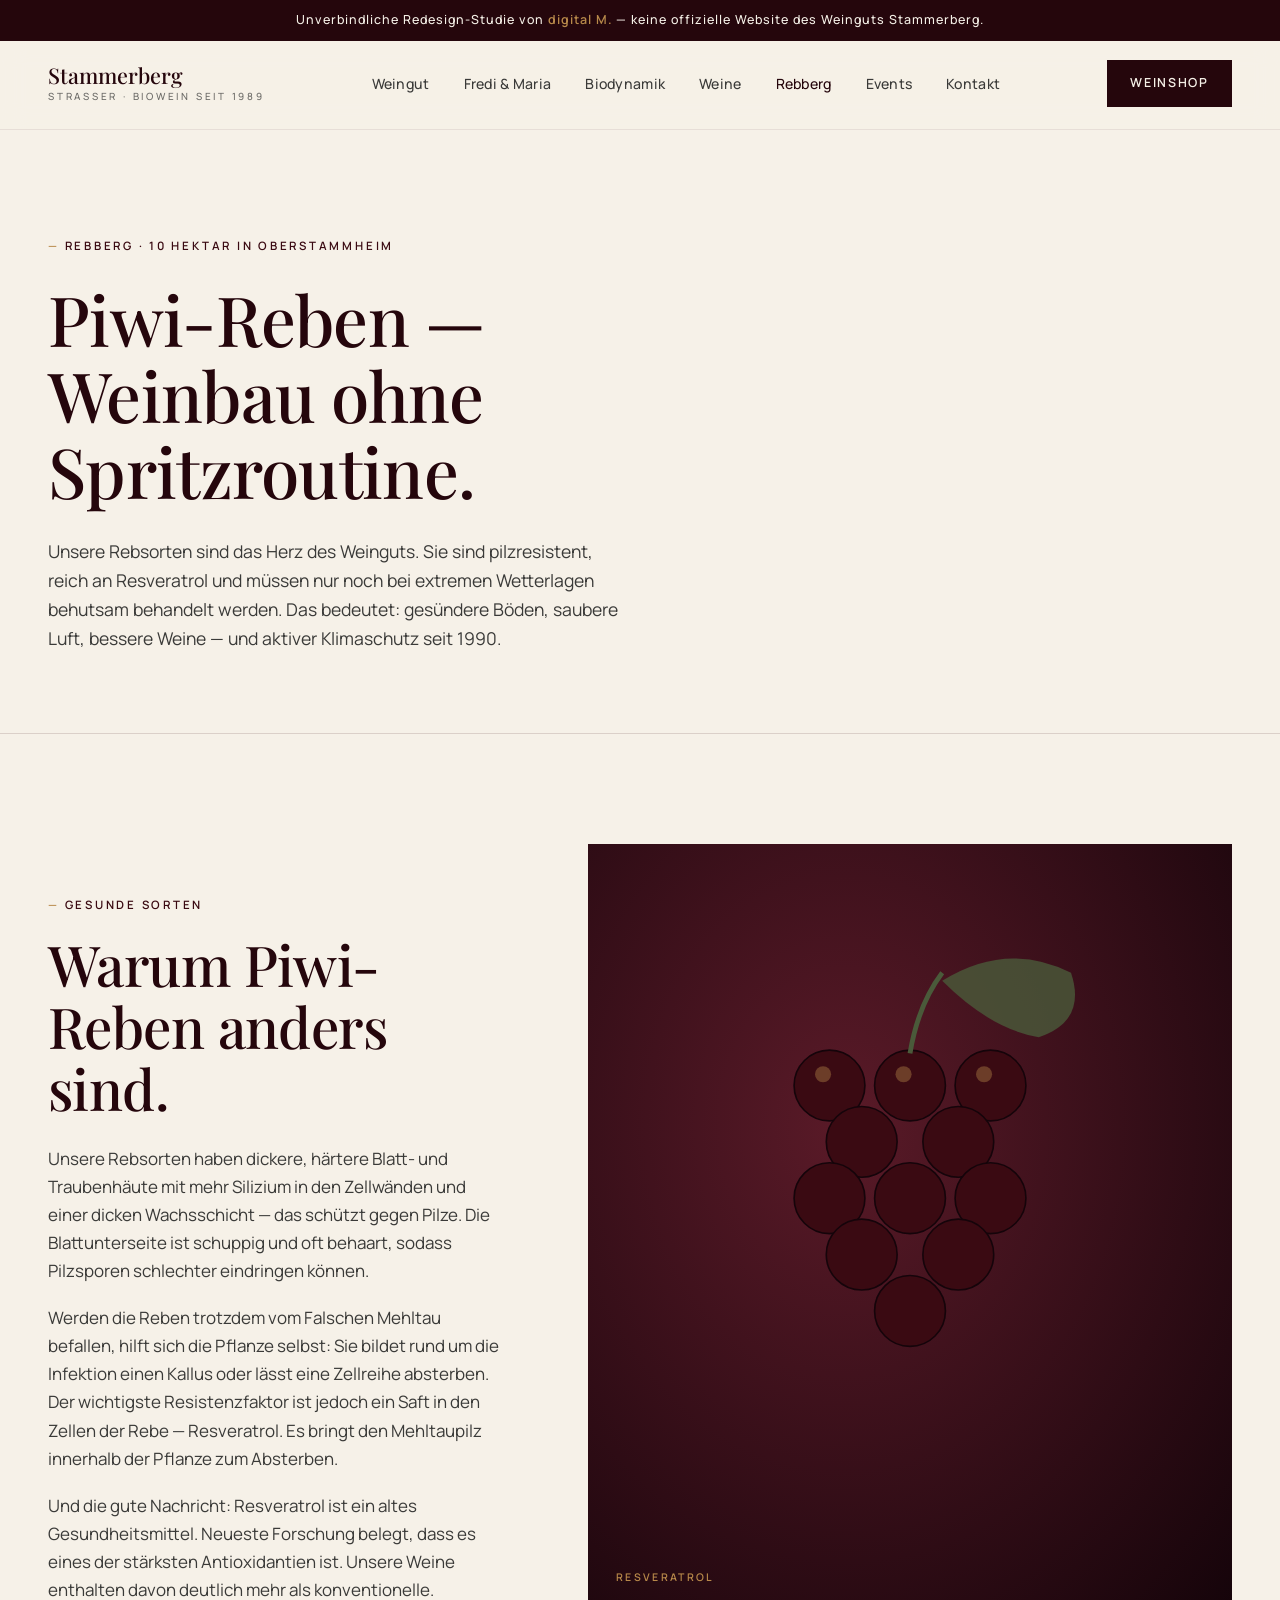
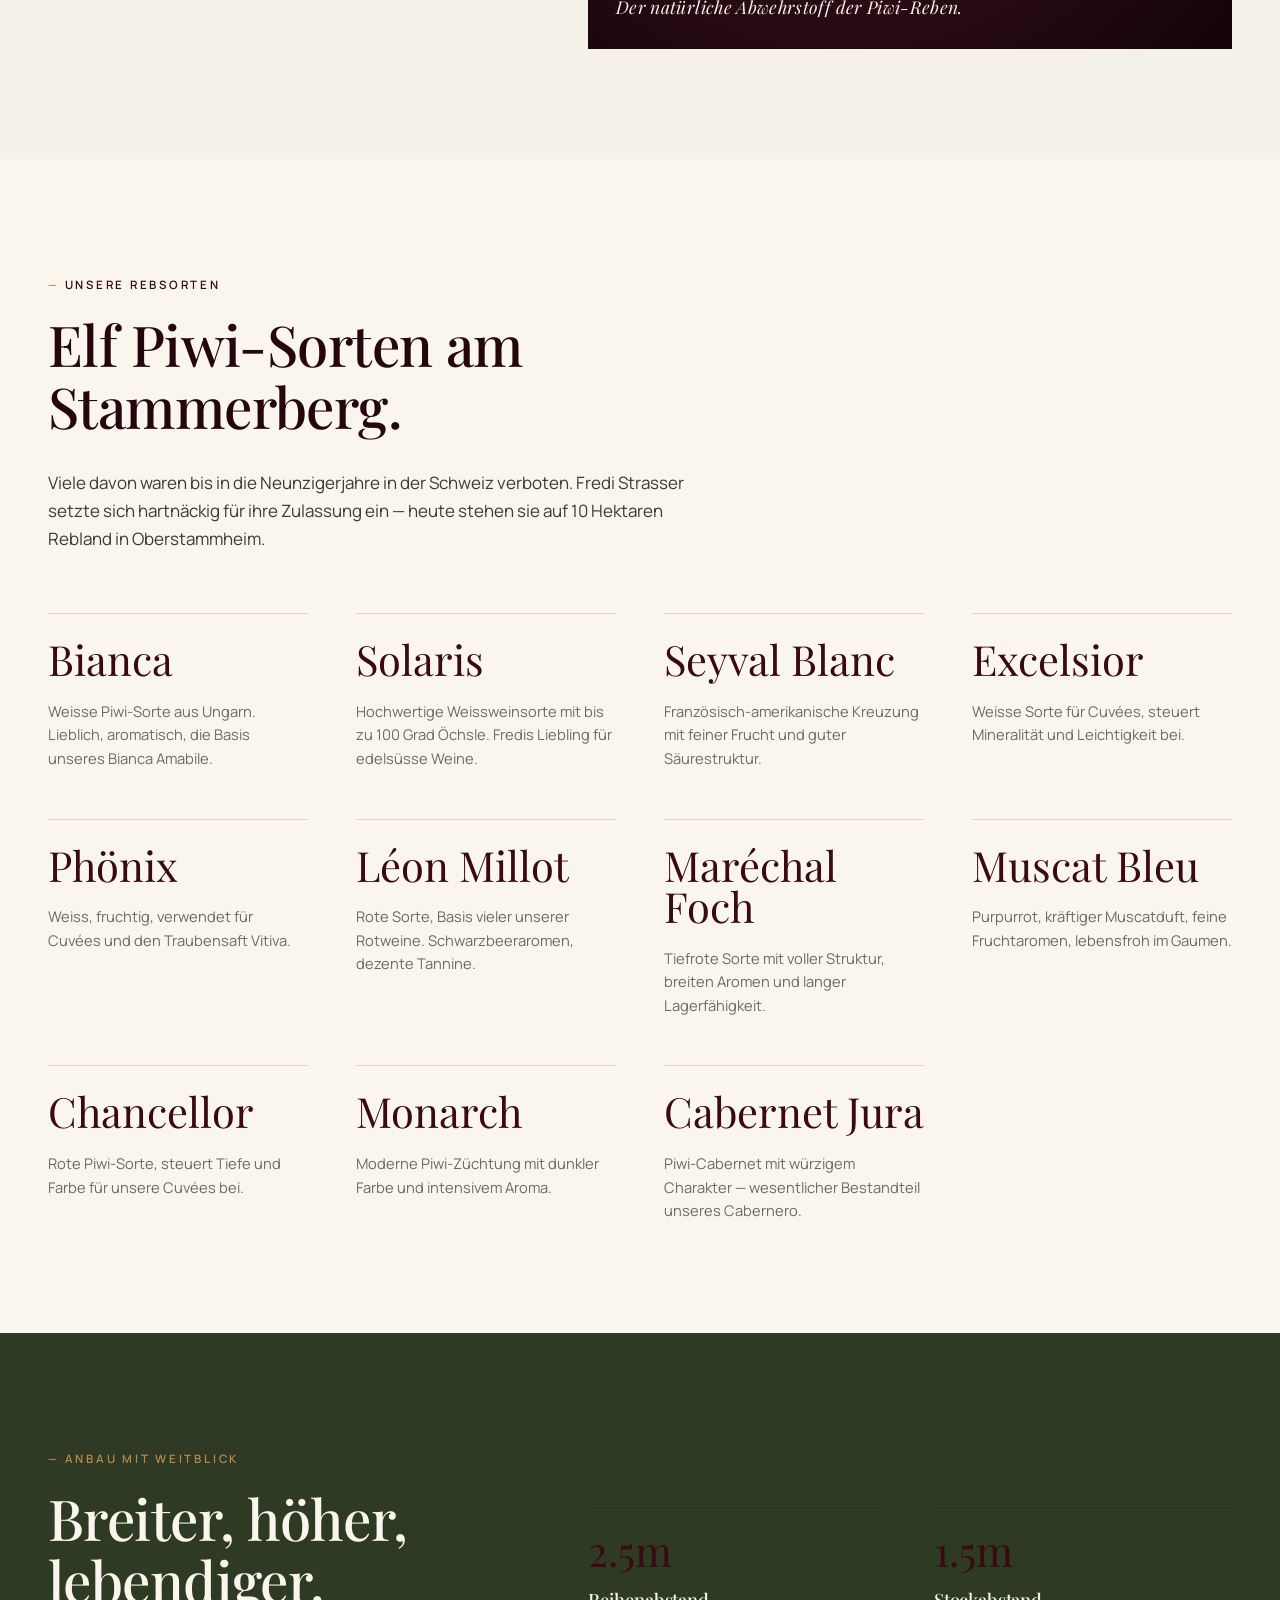
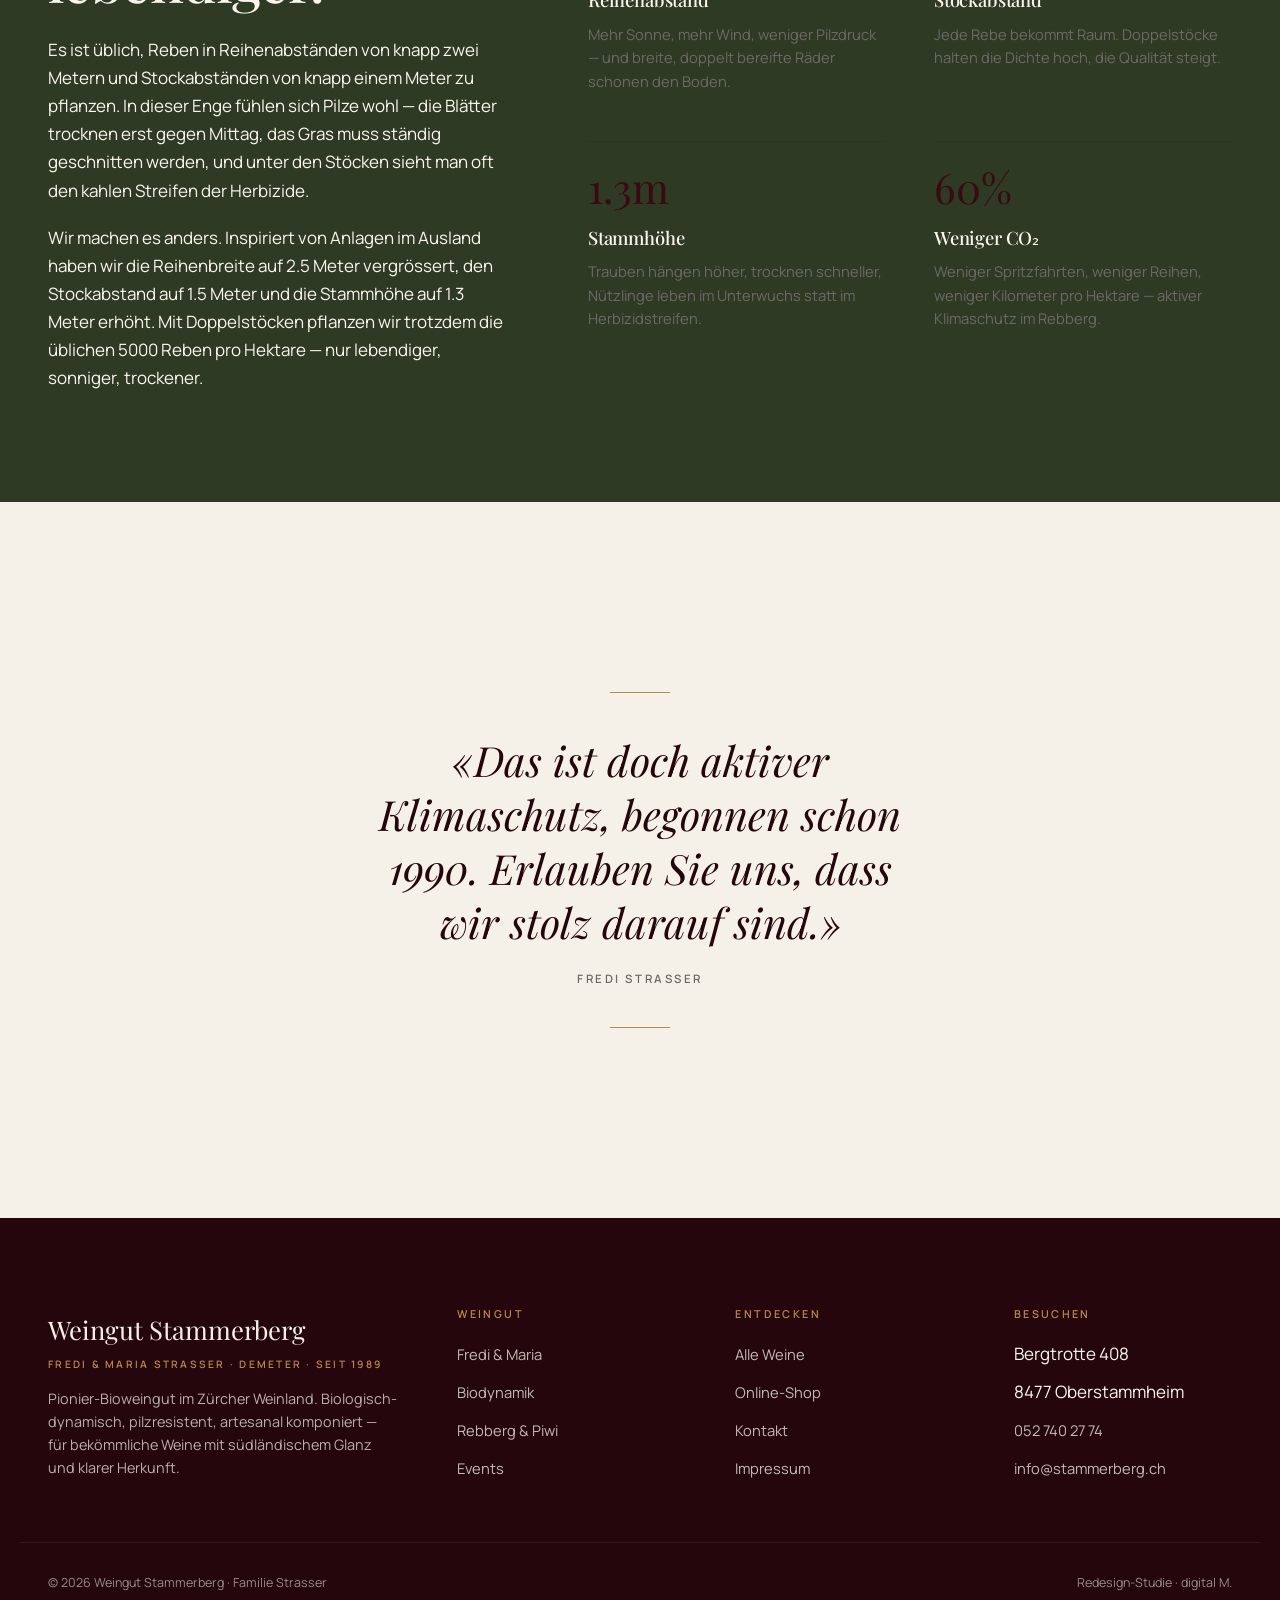
<file: rebberg.html>
<!doctype html>
<html lang="de-CH">
<head>
<meta charset="UTF-8">
<meta name="viewport" content="width=device-width,initial-scale=1">
<title>Rebberg & Piwi-Sorten — Weingut Stammerberg</title>
<meta name="description" content="Pilzresistente Piwi-Rebsorten am Stammerberg: Bianca, Solaris, Léon Millot, Maréchal Foch, Muscat Bleu, Cabernet Jura und mehr. 10 Hektar Rebland in Oberstammheim ZH.">
<meta name="robots" content="noindex,nofollow">
<link rel="preconnect" href="https://fonts.googleapis.com">
<link rel="preconnect" href="https://fonts.gstatic.com" crossorigin>
<link href="https://fonts.googleapis.com/css2?family=Manrope:wght@400;500;600;700&family=Playfair+Display:ital,wght@0,400;0,500;0,600;1,400;1,500&display=swap" rel="stylesheet">
<link rel="stylesheet" href="styles.css">
</head>
<body>

<div class="demo-banner">Unverbindliche Redesign-Studie von <strong>digital M.</strong> — keine offizielle Website des Weinguts Stammerberg.</div>

<nav class="nav">
  <div class="nav-inner">
    <a href="index.html" class="nav-brand">Stammerberg<small>Strasser · Biowein seit 1989</small></a>
    <ul class="nav-links">
      <li><a href="index.html">Weingut</a></li>
      <li><a href="fredi-maria.html">Fredi & Maria</a></li>
      <li><a href="biodynamik.html">Biodynamik</a></li>
      <li><a href="weine.html">Weine</a></li>
      <li><a href="rebberg.html" class="active">Rebberg</a></li>
      <li><a href="events.html">Events</a></li>
      <li><a href="kontakt.html">Kontakt</a></li>
    </ul>
    <a href="https://www.stammerberg.ch/shop" class="nav-cta">Weinshop</a>
    <button class="nav-toggle" aria-label="Menü">☰</button>
  </div>
</nav>

<section class="page-hero">
  <div class="container">
    <span class="eyebrow">Rebberg · 10 Hektar in Oberstammheim</span>
    <h1>Piwi-Reben — Weinbau ohne Spritzroutine.</h1>
    <p class="page-hero-lead">Unsere Rebsorten sind das Herz des Weinguts. Sie sind pilzresistent, reich an Resveratrol und müssen nur noch bei extremen Wetterlagen behutsam behandelt werden. Das bedeutet: gesündere Böden, saubere Luft, bessere Weine — und aktiver Klimaschutz seit 1990.</p>
  </div>
</section>

<section class="section">
  <div class="container">
    <div class="split split-wide">
      <div>
        <span class="eyebrow">Gesunde Sorten</span>
        <h2>Warum Piwi-Reben anders sind.</h2>
        <p>Unsere Rebsorten haben dickere, härtere Blatt- und Traubenhäute mit mehr Silizium in den Zellwänden und einer dicken Wachsschicht — das schützt gegen Pilze. Die Blattunterseite ist schuppig und oft behaart, sodass Pilzsporen schlechter eindringen können.</p>
        <p>Werden die Reben trotzdem vom Falschen Mehltau befallen, hilft sich die Pflanze selbst: Sie bildet rund um die Infektion einen Kallus oder lässt eine Zellreihe absterben. Der wichtigste Resistenzfaktor ist jedoch ein Saft in den Zellen der Rebe — Resveratrol. Es bringt den Mehltaupilz innerhalb der Pflanze zum Absterben.</p>
        <p>Und die gute Nachricht: Resveratrol ist ein altes Gesundheitsmittel. Neueste Forschung belegt, dass es eines der stärksten Antioxidantien ist. Unsere Weine enthalten davon deutlich mehr als konventionelle.</p>
      </div>
      <div class="split-visual tile tile-grape">
        <svg viewBox="0 0 400 500" preserveAspectRatio="xMidYMid slice">
          <defs><radialGradient id="rb1" cx="40%" cy="35%" r="85%"><stop offset="0%" stop-color="#5a1a28"/><stop offset="100%" stop-color="#15040a"/></radialGradient></defs>
          <rect width="400" height="500" fill="url(#rb1)"/>
          <g fill="#3a0a12" stroke="#15040a" stroke-width="1">
            <circle cx="150" cy="150" r="22"/><circle cx="200" cy="150" r="22"/><circle cx="250" cy="150" r="22"/>
            <circle cx="170" cy="185" r="22"/><circle cx="230" cy="185" r="22"/>
            <circle cx="150" cy="220" r="22"/><circle cx="200" cy="220" r="22"/><circle cx="250" cy="220" r="22"/>
            <circle cx="170" cy="255" r="22"/><circle cx="230" cy="255" r="22"/>
            <circle cx="200" cy="290" r="22"/>
          </g>
          <g fill="#b8894a" opacity=".4">
            <circle cx="146" cy="143" r="5"/><circle cx="196" cy="143" r="5"/><circle cx="246" cy="143" r="5"/>
          </g>
          <path d="M 200 130 Q 205 100 220 80" stroke="#4a5a3a" stroke-width="3" fill="none"/>
          <path d="M 220 85 Q 260 60 300 80 Q 310 110 280 120 Q 250 115 220 85 Z" fill="#4a5a3a" opacity=".8"/>
        </svg>
        <div class="tile-caption"><small>Resveratrol</small>Der natürliche Abwehrstoff der Piwi-Reben.</div>
      </div>
    </div>
  </div>
</section>

<section class="section section-cream">
  <div class="container">
    <div style="max-width:720px">
      <span class="eyebrow">Unsere Rebsorten</span>
      <h2>Elf Piwi-Sorten am Stammerberg.</h2>
      <p class="mt-md">Viele davon waren bis in die Neunzigerjahre in der Schweiz verboten. Fredi Strasser setzte sich hartnäckig für ihre Zulassung ein — heute stehen sie auf 10 Hektaren Rebland in Oberstammheim.</p>
    </div>
    <div class="values">
      <div class="value"><div class="value-num">Bianca</div><p>Weisse Piwi-Sorte aus Ungarn. Lieblich, aromatisch, die Basis unseres Bianca Amabile.</p></div>
      <div class="value"><div class="value-num">Solaris</div><p>Hochwertige Weissweinsorte mit bis zu 100 Grad Öchsle. Fredis Liebling für edelsüsse Weine.</p></div>
      <div class="value"><div class="value-num">Seyval Blanc</div><p>Französisch-amerikanische Kreuzung mit feiner Frucht und guter Säurestruktur.</p></div>
      <div class="value"><div class="value-num">Excelsior</div><p>Weisse Sorte für Cuvées, steuert Mineralität und Leichtigkeit bei.</p></div>
      <div class="value"><div class="value-num">Phönix</div><p>Weiss, fruchtig, verwendet für Cuvées und den Traubensaft Vitiva.</p></div>
      <div class="value"><div class="value-num">Léon Millot</div><p>Rote Sorte, Basis vieler unserer Rotweine. Schwarzbeeraromen, dezente Tannine.</p></div>
      <div class="value"><div class="value-num">Maréchal Foch</div><p>Tiefrote Sorte mit voller Struktur, breiten Aromen und langer Lagerfähigkeit.</p></div>
      <div class="value"><div class="value-num">Muscat Bleu</div><p>Purpurrot, kräftiger Muscatduft, feine Fruchtaromen, lebensfroh im Gaumen.</p></div>
      <div class="value"><div class="value-num">Chancellor</div><p>Rote Piwi-Sorte, steuert Tiefe und Farbe für unsere Cuvées bei.</p></div>
      <div class="value"><div class="value-num">Monarch</div><p>Moderne Piwi-Züchtung mit dunkler Farbe und intensivem Aroma.</p></div>
      <div class="value"><div class="value-num">Cabernet Jura</div><p>Piwi-Cabernet mit würzigem Charakter — wesentlicher Bestandteil unseres Cabernero.</p></div>
    </div>
  </div>
</section>

<section class="section section-moss">
  <div class="container">
    <div class="split split-wide">
      <div>
        <span class="eyebrow">Anbau mit Weitblick</span>
        <h2>Breiter, höher, lebendiger.</h2>
        <p>Es ist üblich, Reben in Reihenabständen von knapp zwei Metern und Stockabständen von knapp einem Meter zu pflanzen. In dieser Enge fühlen sich Pilze wohl — die Blätter trocknen erst gegen Mittag, das Gras muss ständig geschnitten werden, und unter den Stöcken sieht man oft den kahlen Streifen der Herbizide.</p>
        <p>Wir machen es anders. Inspiriert von Anlagen im Ausland haben wir die Reihenbreite auf 2.5 Meter vergrössert, den Stockabstand auf 1.5 Meter und die Stammhöhe auf 1.3 Meter erhöht. Mit Doppelstöcken pflanzen wir trotzdem die üblichen 5000 Reben pro Hektare — nur lebendiger, sonniger, trockener.</p>
      </div>
      <div>
        <div class="values" style="grid-template-columns:1fr 1fr;margin-top:0">
          <div class="value">
            <div class="value-num">2.5m</div>
            <h3>Reihenabstand</h3>
            <p>Mehr Sonne, mehr Wind, weniger Pilzdruck — und breite, doppelt bereifte Räder schonen den Boden.</p>
          </div>
          <div class="value">
            <div class="value-num">1.5m</div>
            <h3>Stockabstand</h3>
            <p>Jede Rebe bekommt Raum. Doppelstöcke halten die Dichte hoch, die Qualität steigt.</p>
          </div>
          <div class="value">
            <div class="value-num">1.3m</div>
            <h3>Stammhöhe</h3>
            <p>Trauben hängen höher, trocknen schneller, Nützlinge leben im Unterwuchs statt im Herbizidstreifen.</p>
          </div>
          <div class="value">
            <div class="value-num">60%</div>
            <h3>Weniger CO₂</h3>
            <p>Weniger Spritzfahrten, weniger Reihen, weniger Kilometer pro Hektare — aktiver Klimaschutz im Rebberg.</p>
          </div>
        </div>
      </div>
    </div>
  </div>
</section>

<section class="section">
  <div class="container">
    <div class="pullquote">
      «Das ist doch aktiver Klimaschutz, begonnen schon 1990. Erlauben Sie uns, dass wir stolz darauf sind.»
      <cite>Fredi Strasser</cite>
    </div>
  </div>
</section>

<footer class="footer">
  <div class="footer-inner">
    <div>
      <div class="footer-brand">Weingut Stammerberg<small>Fredi & Maria Strasser · Demeter · seit 1989</small></div>
      <p>Pionier-Bioweingut im Zürcher Weinland. Biologisch-dynamisch, pilzresistent, artesanal komponiert — für bekömmliche Weine mit südländischem Glanz und klarer Herkunft.</p>
    </div>
    <div><h4>Weingut</h4><ul><li><a href="fredi-maria.html">Fredi & Maria</a></li><li><a href="biodynamik.html">Biodynamik</a></li><li><a href="rebberg.html">Rebberg & Piwi</a></li><li><a href="events.html">Events</a></li></ul></div>
    <div><h4>Entdecken</h4><ul><li><a href="weine.html">Alle Weine</a></li><li><a href="https://www.stammerberg.ch/shop">Online-Shop</a></li><li><a href="kontakt.html">Kontakt</a></li><li><a href="impressum.html">Impressum</a></li></ul></div>
    <div><h4>Besuchen</h4><ul><li>Bergtrotte 408</li><li>8477 Oberstammheim</li><li><a href="tel:+41527402774">052 740 27 74</a></li><li><a href="mailto:info@stammerberg.ch">info@stammerberg.ch</a></li></ul></div>
  </div>
  <div class="footer-bottom"><div>© 2026 Weingut Stammerberg · Familie Strasser</div><div>Redesign-Studie · <a href="https://digitalm.ch">digital M.</a></div></div>
</footer>
</body>
</html>
</file>
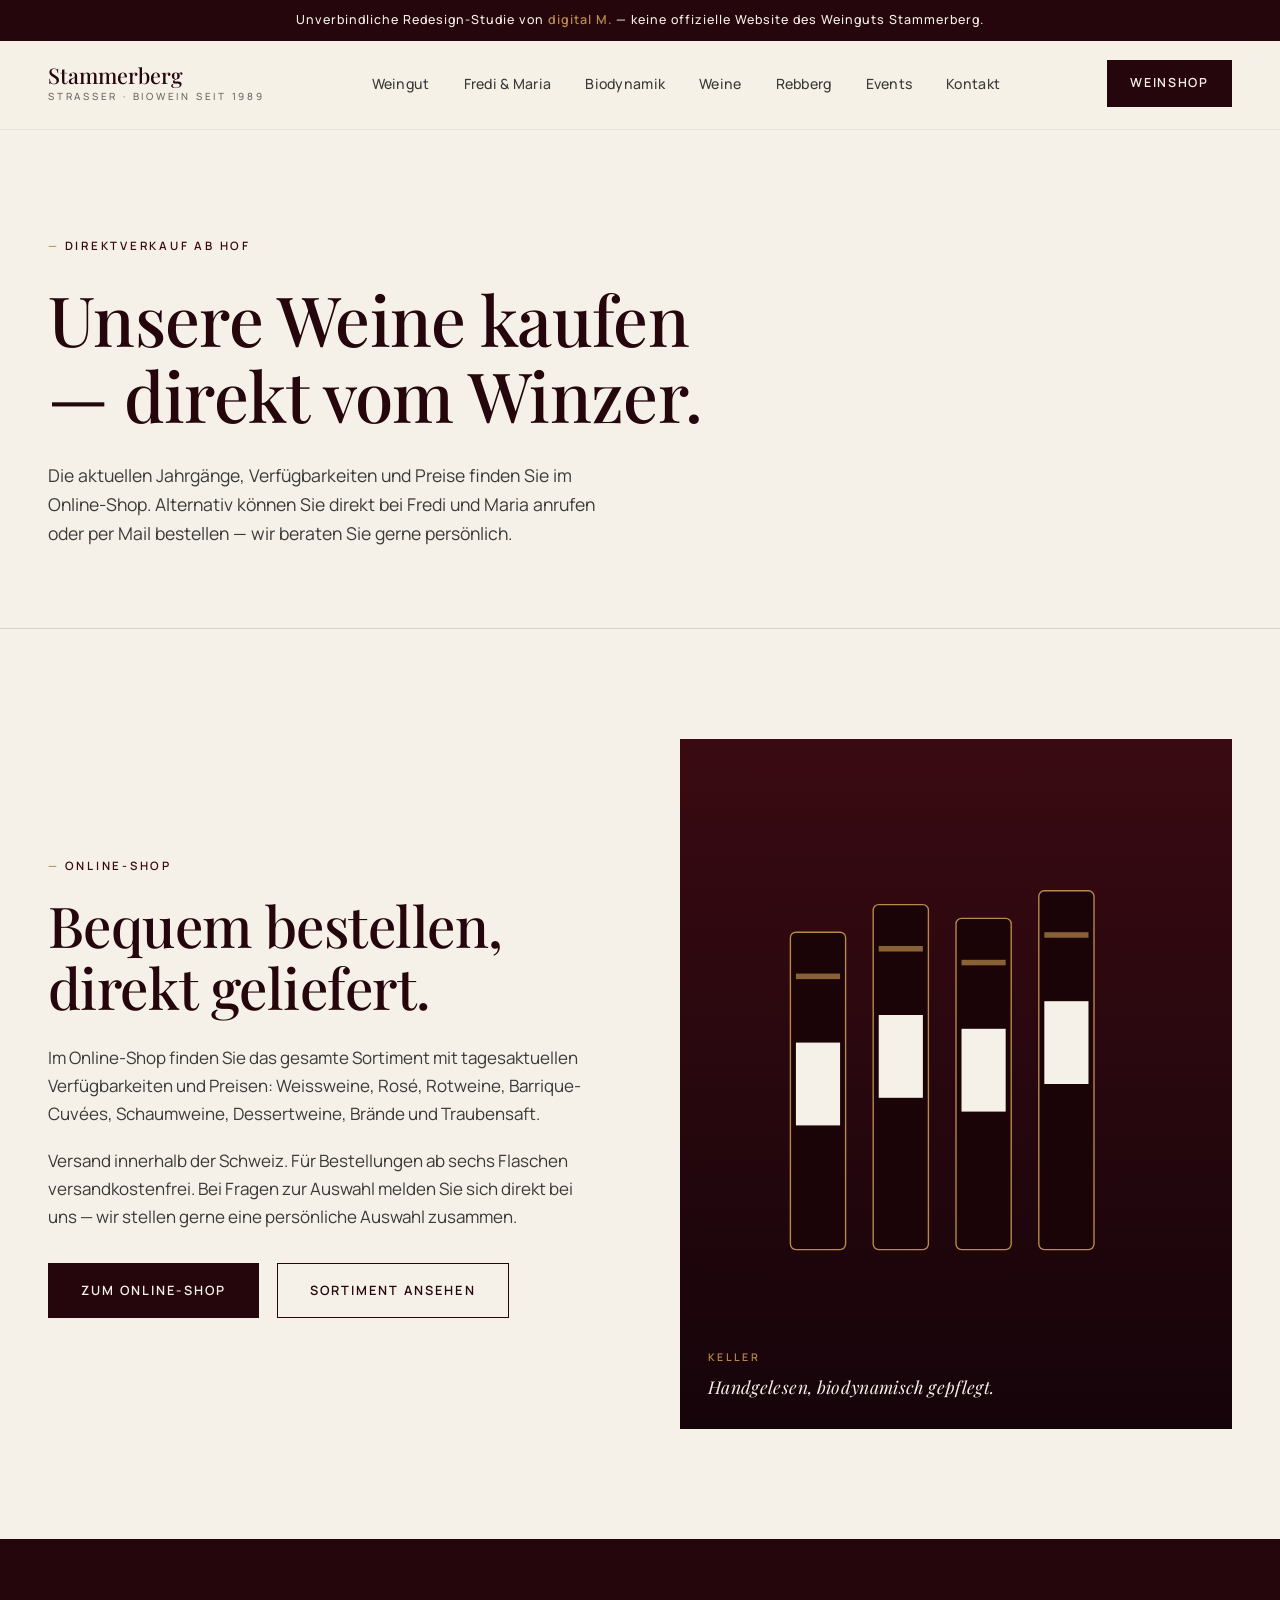
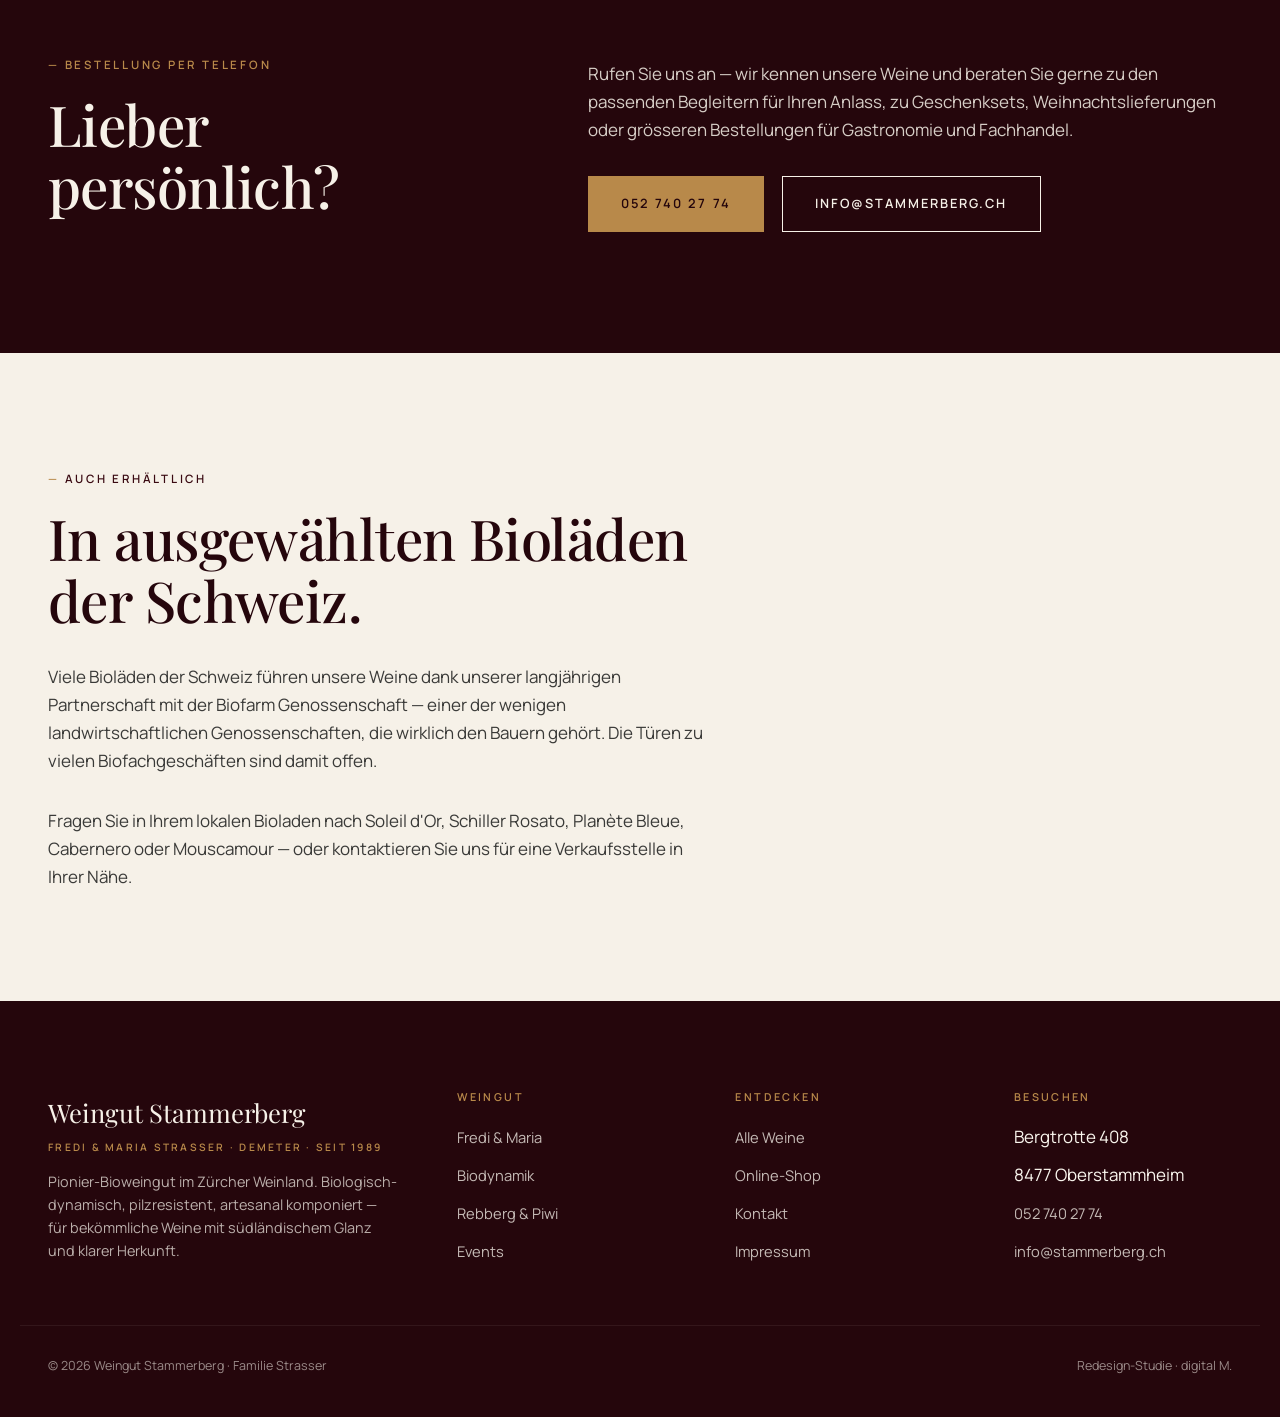
<file: shop.html>
<!doctype html>
<html lang="de-CH">
<head>
<meta charset="UTF-8">
<meta name="viewport" content="width=device-width,initial-scale=1">
<title>Weinshop — Weingut Stammerberg</title>
<meta name="description" content="Bestellen Sie unsere Demeter-Bioweine direkt beim Weingut Stammerberg: Weissweine, Rosé, Rotweine, Schaumweine und Dessertweine aus Oberstammheim ZH.">
<meta name="robots" content="noindex,nofollow">
<link rel="preconnect" href="https://fonts.googleapis.com">
<link rel="preconnect" href="https://fonts.gstatic.com" crossorigin>
<link href="https://fonts.googleapis.com/css2?family=Manrope:wght@400;500;600;700&family=Playfair+Display:ital,wght@0,400;0,500;0,600;1,400;1,500&display=swap" rel="stylesheet">
<link rel="stylesheet" href="styles.css">
</head>
<body>

<div class="demo-banner">Unverbindliche Redesign-Studie von <strong>digital M.</strong> — keine offizielle Website des Weinguts Stammerberg.</div>

<nav class="nav">
  <div class="nav-inner">
    <a href="index.html" class="nav-brand">Stammerberg<small>Strasser · Biowein seit 1989</small></a>
    <ul class="nav-links">
      <li><a href="index.html">Weingut</a></li>
      <li><a href="fredi-maria.html">Fredi & Maria</a></li>
      <li><a href="biodynamik.html">Biodynamik</a></li>
      <li><a href="weine.html">Weine</a></li>
      <li><a href="rebberg.html">Rebberg</a></li>
      <li><a href="events.html">Events</a></li>
      <li><a href="kontakt.html">Kontakt</a></li>
    </ul>
    <a href="https://www.stammerberg.ch/shop" class="nav-cta">Weinshop</a>
    <button class="nav-toggle" aria-label="Menü">☰</button>
  </div>
</nav>

<section class="page-hero">
  <div class="container">
    <span class="eyebrow">Direktverkauf ab Hof</span>
    <h1>Unsere Weine kaufen — direkt vom Winzer.</h1>
    <p class="page-hero-lead">Die aktuellen Jahrgänge, Verfügbarkeiten und Preise finden Sie im Online-Shop. Alternativ können Sie direkt bei Fredi und Maria anrufen oder per Mail bestellen — wir beraten Sie gerne persönlich.</p>
  </div>
</section>

<section class="section">
  <div class="container">
    <div class="split">
      <div>
        <span class="eyebrow">Online-Shop</span>
        <h2>Bequem bestellen, direkt geliefert.</h2>
        <p>Im Online-Shop finden Sie das gesamte Sortiment mit tagesaktuellen Verfügbarkeiten und Preisen: Weissweine, Rosé, Rotweine, Barrique-Cuvées, Schaumweine, Dessertweine, Brände und Traubensaft.</p>
        <p>Versand innerhalb der Schweiz. Für Bestellungen ab sechs Flaschen versandkostenfrei. Bei Fragen zur Auswahl melden Sie sich direkt bei uns — wir stellen gerne eine persönliche Auswahl zusammen.</p>
        <div class="btn-row">
          <a href="https://www.stammerberg.ch/shop" class="btn">Zum Online-Shop</a>
          <a href="weine.html" class="btn btn-outline">Sortiment ansehen</a>
        </div>
      </div>
      <div class="split-visual tile">
        <svg viewBox="0 0 400 500" preserveAspectRatio="xMidYMid slice">
          <defs><linearGradient id="shg" x1="0" y1="0" x2="0" y2="1"><stop offset="0%" stop-color="#3a0a12"/><stop offset="100%" stop-color="#15040a"/></linearGradient></defs>
          <rect width="400" height="500" fill="url(#shg)"/>
          <g fill="#1a0408" stroke="#b8894a" stroke-width="1">
            <rect x="80" y="140" width="40" height="230" rx="4"/>
            <rect x="140" y="120" width="40" height="250" rx="4"/>
            <rect x="200" y="130" width="40" height="240" rx="4"/>
            <rect x="260" y="110" width="40" height="260" rx="4"/>
          </g>
          <g fill="#f6f1e8">
            <rect x="84" y="220" width="32" height="60"/>
            <rect x="144" y="200" width="32" height="60"/>
            <rect x="204" y="210" width="32" height="60"/>
            <rect x="264" y="190" width="32" height="60"/>
          </g>
          <g fill="#b8894a" opacity=".7">
            <rect x="84" y="170" width="32" height="4"/>
            <rect x="144" y="150" width="32" height="4"/>
            <rect x="204" y="160" width="32" height="4"/>
            <rect x="264" y="140" width="32" height="4"/>
          </g>
        </svg>
        <div class="tile-caption"><small>Keller</small>Handgelesen, biodynamisch gepflegt.</div>
      </div>
    </div>
  </div>
</section>

<section class="section section-dark">
  <div class="container">
    <div class="split split-wide">
      <div>
        <span class="eyebrow">Bestellung per Telefon</span>
        <h2>Lieber persönlich?</h2>
      </div>
      <div>
        <p style="color:rgba(246,241,232,.85)">Rufen Sie uns an — wir kennen unsere Weine und beraten Sie gerne zu den passenden Begleitern für Ihren Anlass, zu Geschenksets, Weihnachtslieferungen oder grösseren Bestellungen für Gastronomie und Fachhandel.</p>
        <div class="btn-row">
          <a href="tel:+41527402774" class="btn btn-gold">052 740 27 74</a>
          <a href="mailto:info@stammerberg.ch" class="btn btn-ghost-light">info@stammerberg.ch</a>
        </div>
      </div>
    </div>
  </div>
</section>

<section class="section">
  <div class="container">
    <div style="max-width:720px">
      <span class="eyebrow">Auch erhältlich</span>
      <h2>In ausgewählten Bioläden der Schweiz.</h2>
      <p class="mt-md">Viele Bioläden der Schweiz führen unsere Weine dank unserer langjährigen Partnerschaft mit der Biofarm Genossenschaft — einer der wenigen landwirtschaftlichen Genossenschaften, die wirklich den Bauern gehört. Die Türen zu vielen Biofachgeschäften sind damit offen.</p>
      <p class="mt-md">Fragen Sie in Ihrem lokalen Bioladen nach Soleil d'Or, Schiller Rosato, Planète Bleue, Cabernero oder Mouscamour — oder kontaktieren Sie uns für eine Verkaufsstelle in Ihrer Nähe.</p>
    </div>
  </div>
</section>

<footer class="footer">
  <div class="footer-inner">
    <div>
      <div class="footer-brand">Weingut Stammerberg<small>Fredi & Maria Strasser · Demeter · seit 1989</small></div>
      <p>Pionier-Bioweingut im Zürcher Weinland. Biologisch-dynamisch, pilzresistent, artesanal komponiert — für bekömmliche Weine mit südländischem Glanz und klarer Herkunft.</p>
    </div>
    <div><h4>Weingut</h4><ul><li><a href="fredi-maria.html">Fredi & Maria</a></li><li><a href="biodynamik.html">Biodynamik</a></li><li><a href="rebberg.html">Rebberg & Piwi</a></li><li><a href="events.html">Events</a></li></ul></div>
    <div><h4>Entdecken</h4><ul><li><a href="weine.html">Alle Weine</a></li><li><a href="https://www.stammerberg.ch/shop">Online-Shop</a></li><li><a href="kontakt.html">Kontakt</a></li><li><a href="impressum.html">Impressum</a></li></ul></div>
    <div><h4>Besuchen</h4><ul><li>Bergtrotte 408</li><li>8477 Oberstammheim</li><li><a href="tel:+41527402774">052 740 27 74</a></li><li><a href="mailto:info@stammerberg.ch">info@stammerberg.ch</a></li></ul></div>
  </div>
  <div class="footer-bottom"><div>© 2026 Weingut Stammerberg · Familie Strasser</div><div>Redesign-Studie · <a href="https://digitalm.ch">digital M.</a></div></div>
</footer>
</body>
</html>
</file>
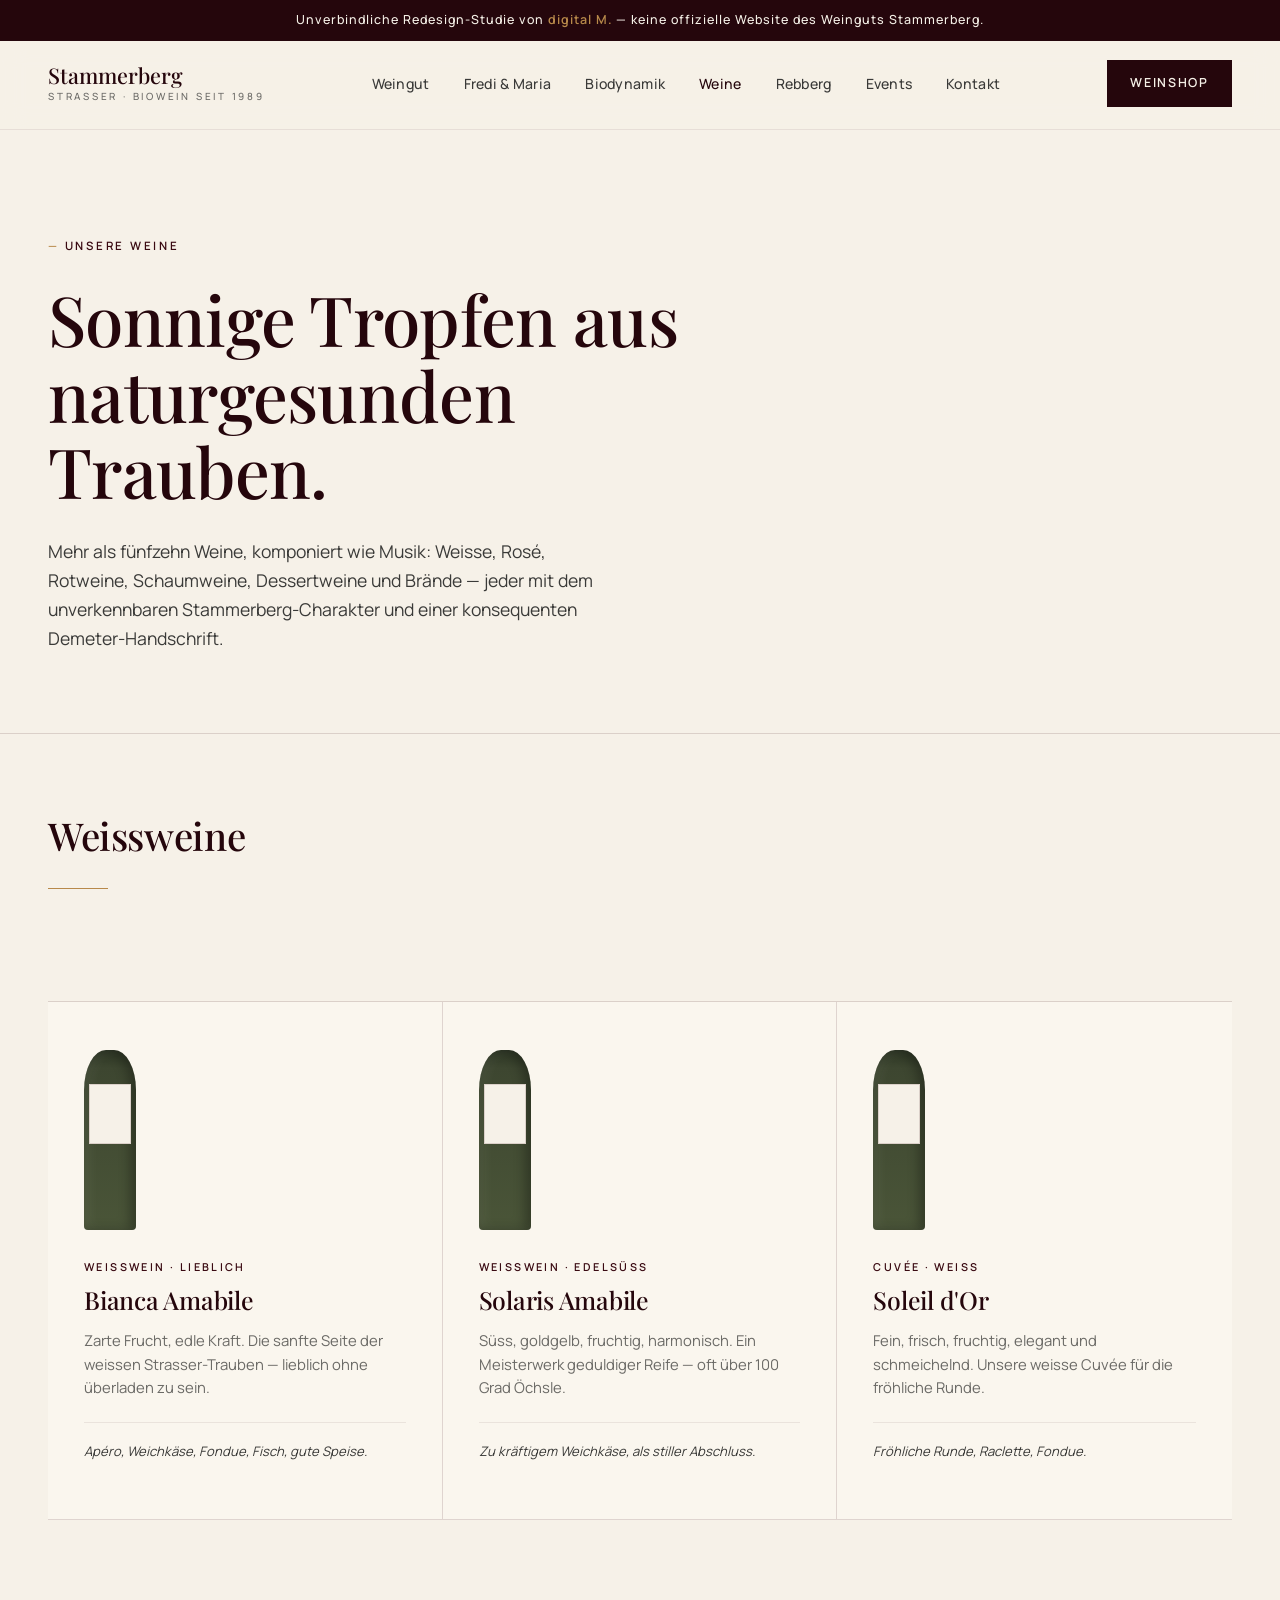
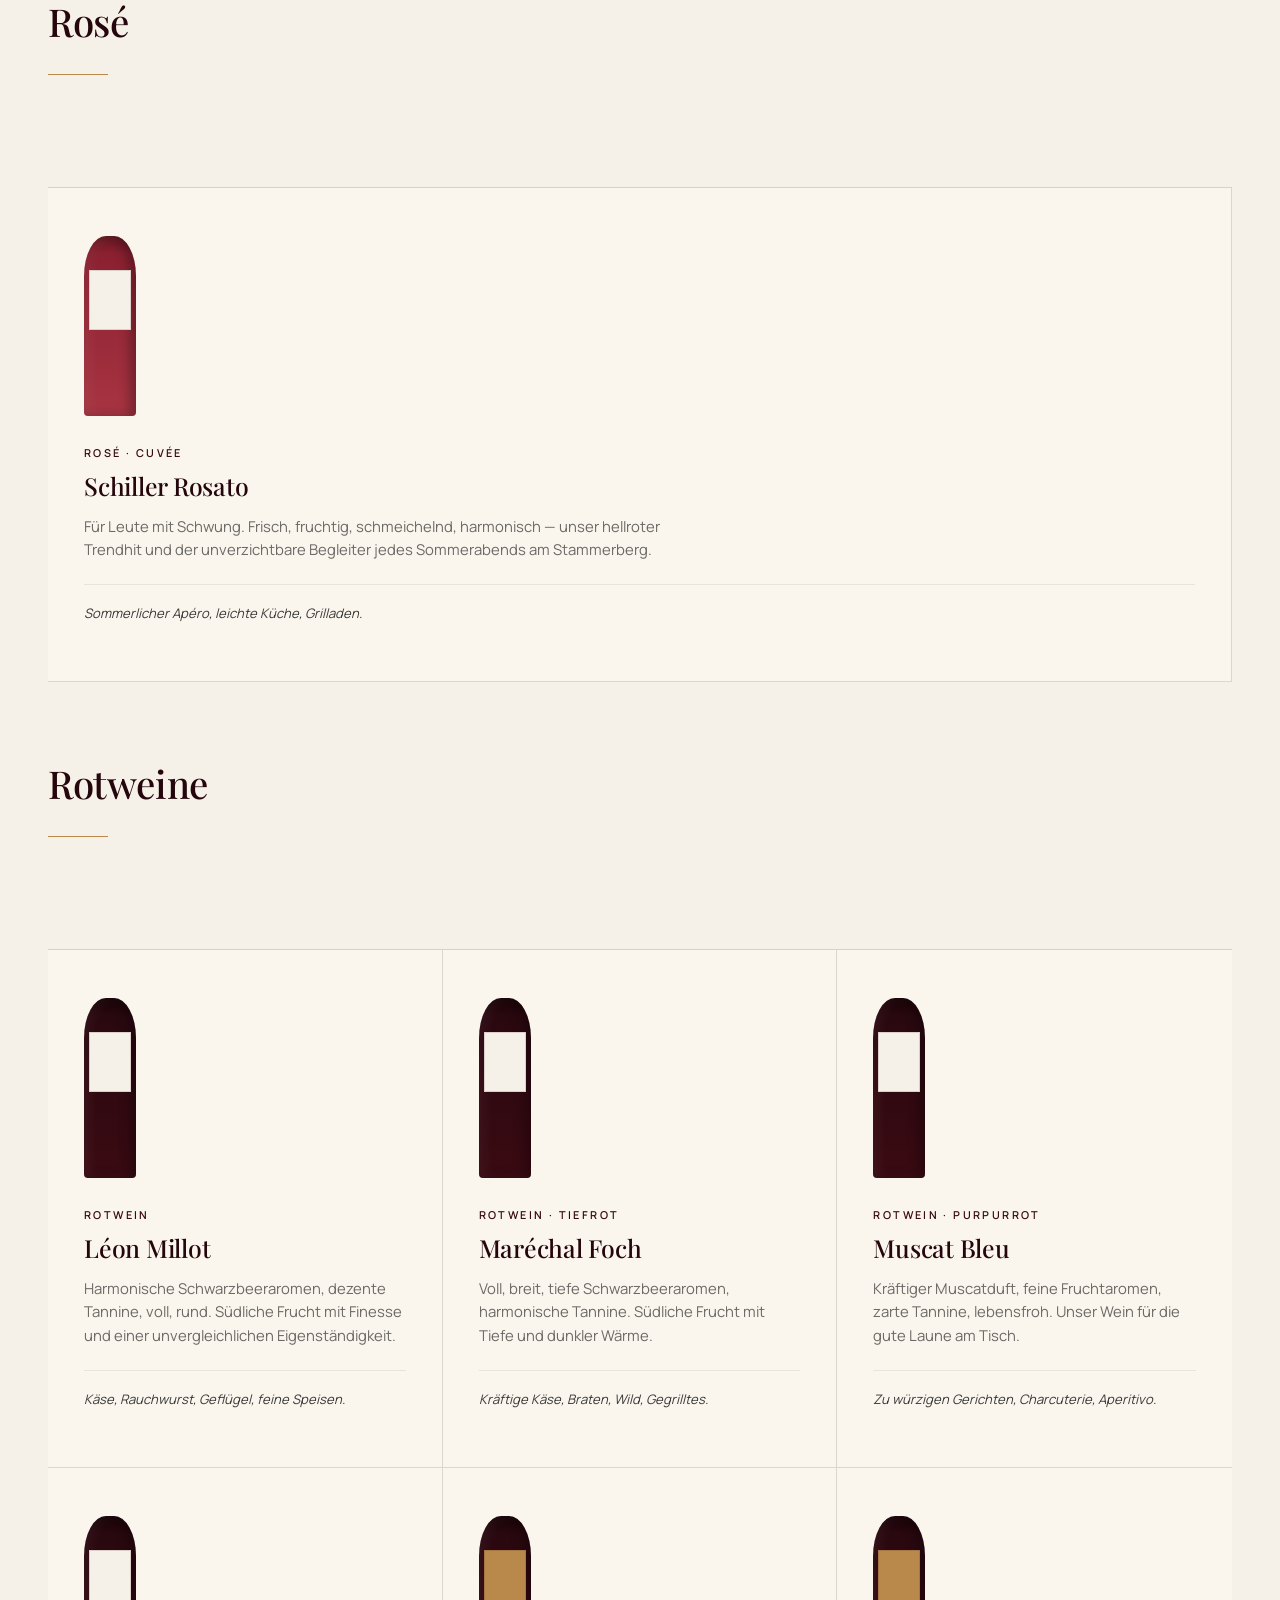
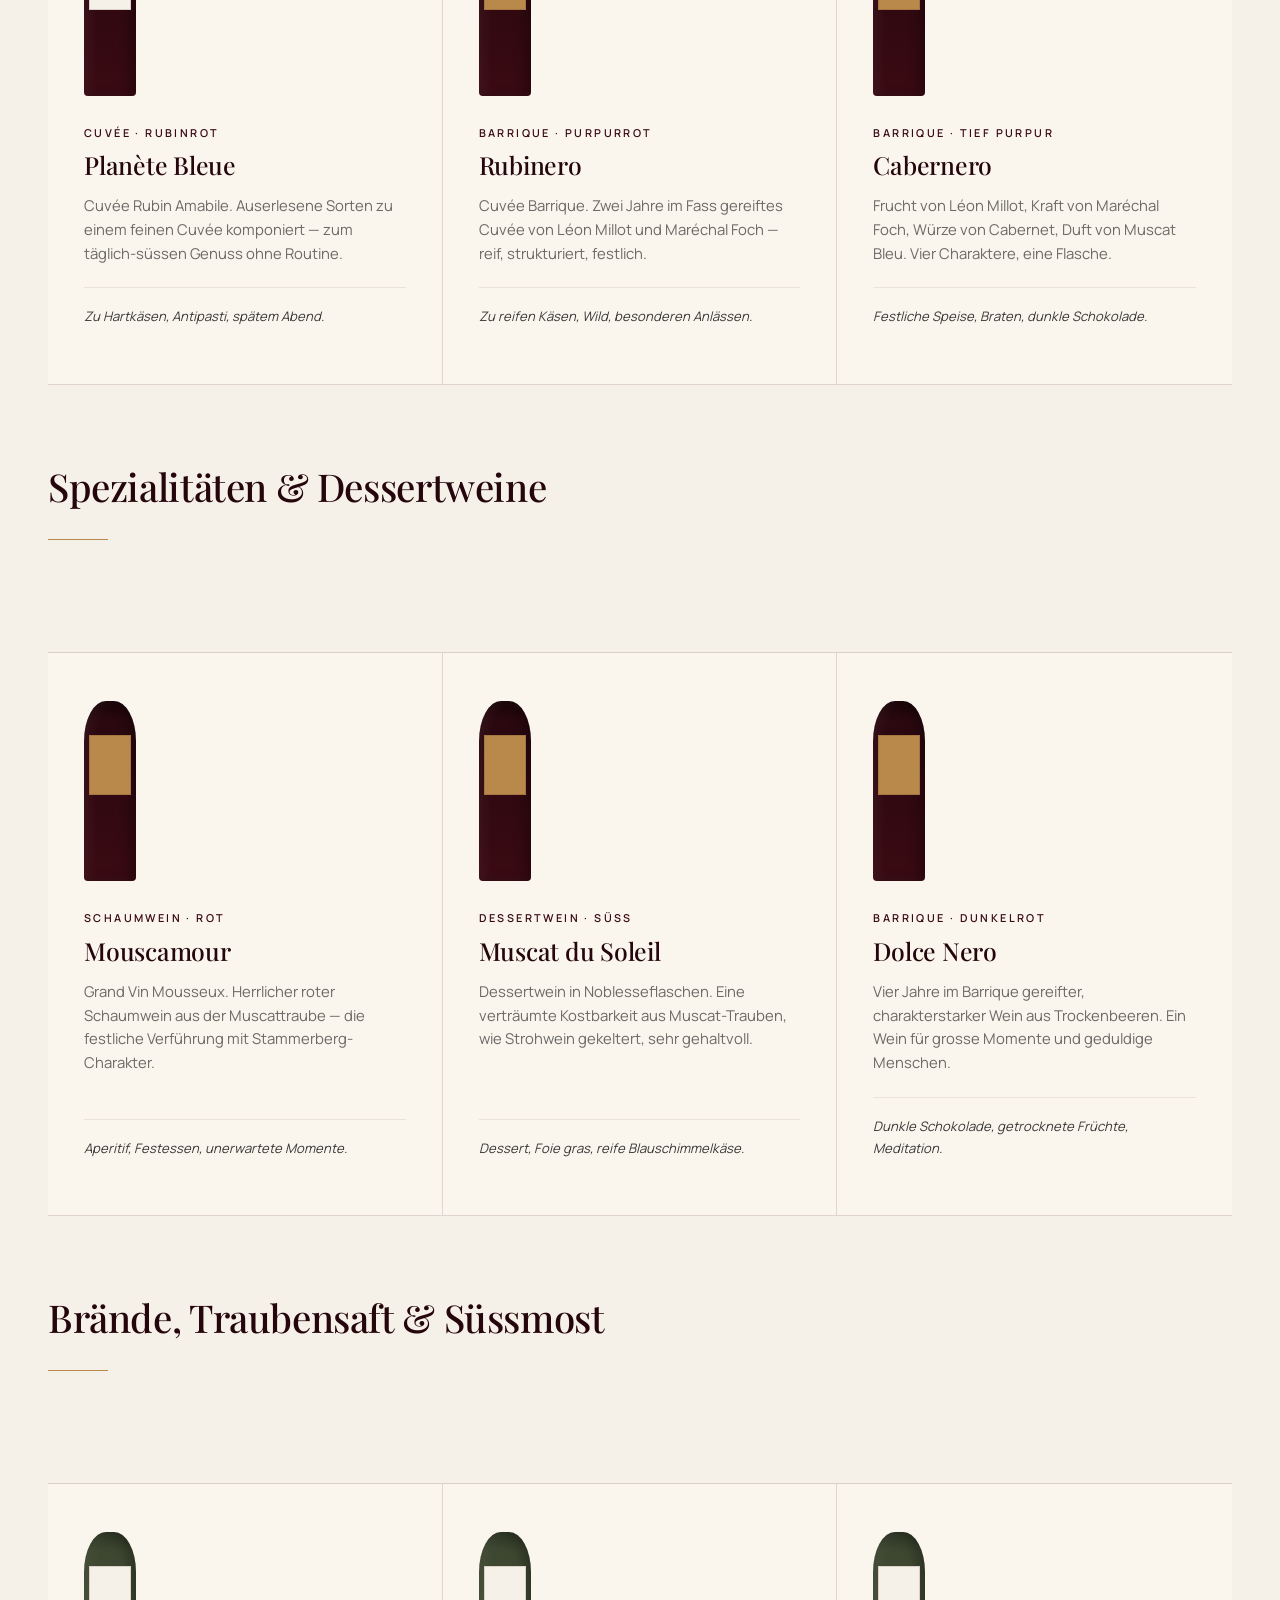
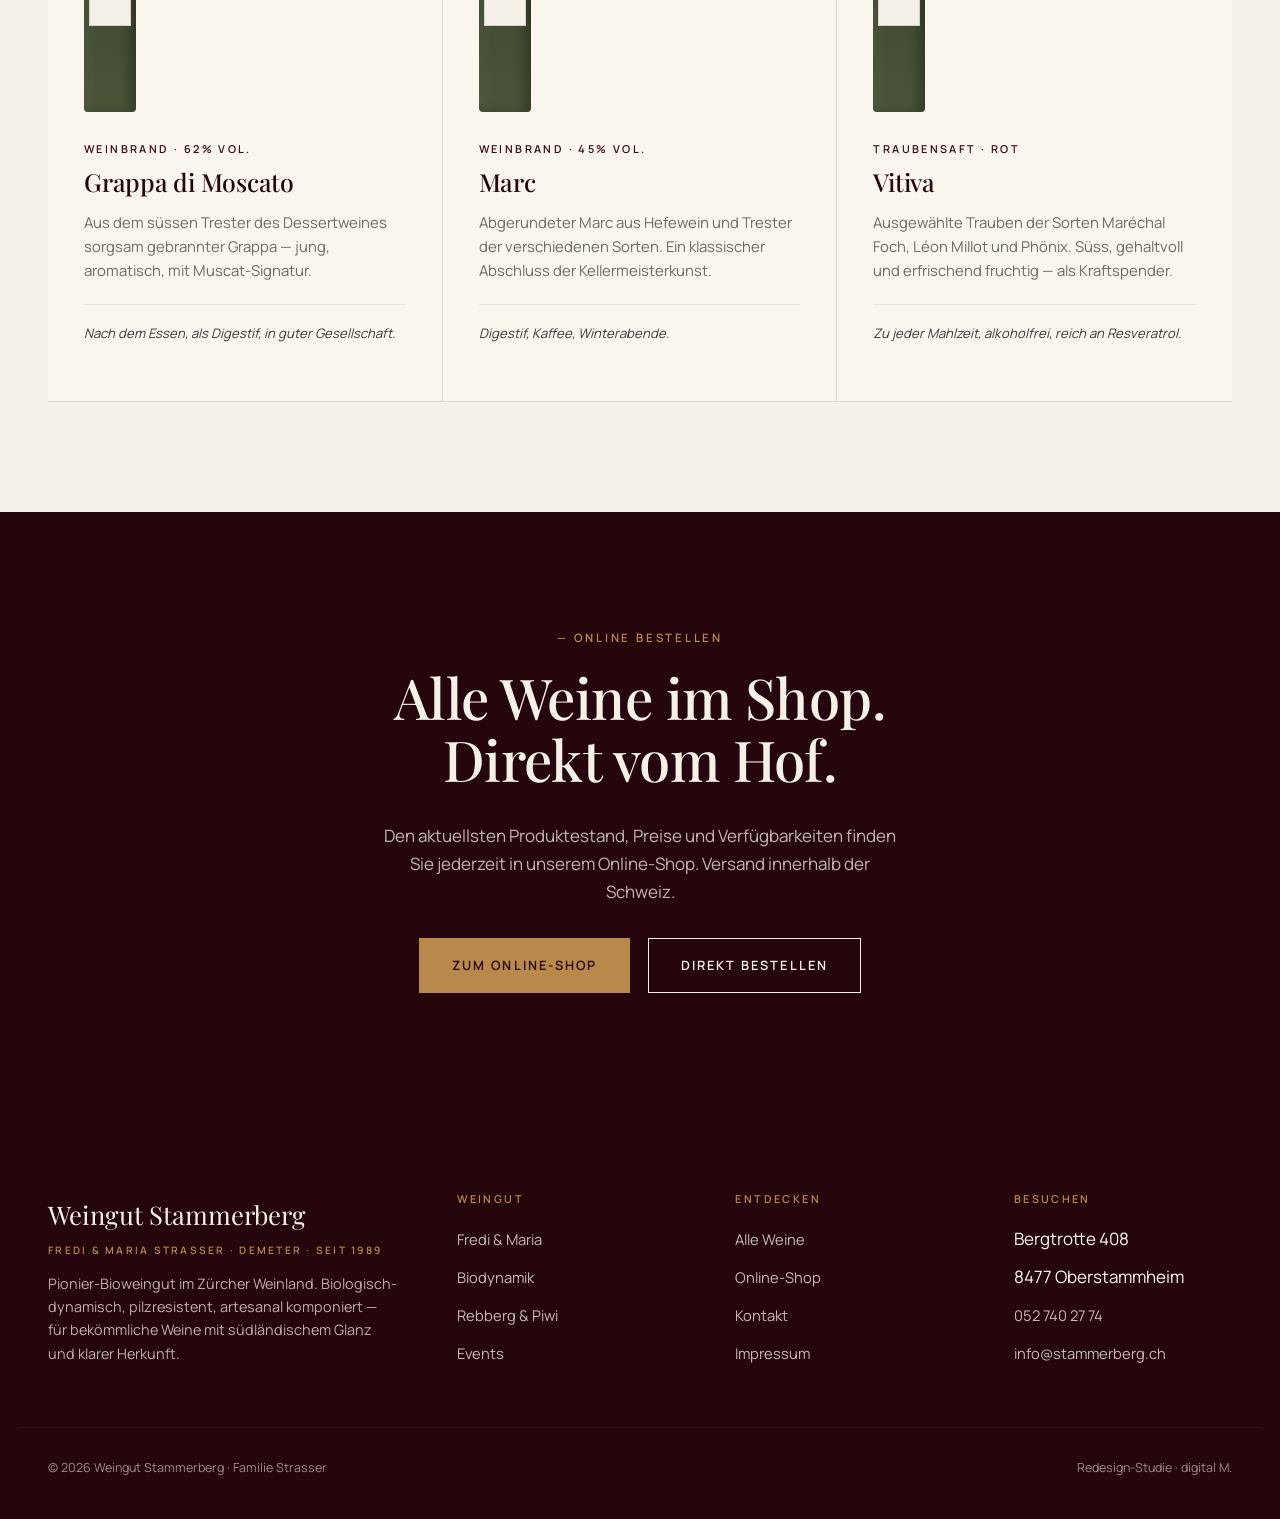
<file: weine.html>
<!doctype html>
<html lang="de-CH">
<head>
<meta charset="UTF-8">
<meta name="viewport" content="width=device-width,initial-scale=1">
<title>Unsere Weine — Bio-Demeter aus dem Stammertal | Weingut Stammerberg</title>
<meta name="description" content="Mehr als 15 Demeter-Weine aus pilzresistenten Piwi-Rebsorten: Weisse, Rosé, Rotweine, Barrique-Cuvées, Schaumweine, Dessertweine und Brände vom Weingut Stammerberg.">
<meta name="robots" content="noindex,nofollow">
<link rel="preconnect" href="https://fonts.googleapis.com">
<link rel="preconnect" href="https://fonts.gstatic.com" crossorigin>
<link href="https://fonts.googleapis.com/css2?family=Manrope:wght@400;500;600;700&family=Playfair+Display:ital,wght@0,400;0,500;0,600;1,400;1,500&display=swap" rel="stylesheet">
<link rel="stylesheet" href="styles.css">
</head>
<body>

<div class="demo-banner">Unverbindliche Redesign-Studie von <strong>digital M.</strong> — keine offizielle Website des Weinguts Stammerberg.</div>

<nav class="nav">
  <div class="nav-inner">
    <a href="index.html" class="nav-brand">Stammerberg<small>Strasser · Biowein seit 1989</small></a>
    <ul class="nav-links">
      <li><a href="index.html">Weingut</a></li>
      <li><a href="fredi-maria.html">Fredi & Maria</a></li>
      <li><a href="biodynamik.html">Biodynamik</a></li>
      <li><a href="weine.html" class="active">Weine</a></li>
      <li><a href="rebberg.html">Rebberg</a></li>
      <li><a href="events.html">Events</a></li>
      <li><a href="kontakt.html">Kontakt</a></li>
    </ul>
    <a href="https://www.stammerberg.ch/shop" class="nav-cta">Weinshop</a>
    <button class="nav-toggle" aria-label="Menü">☰</button>
  </div>
</nav>

<section class="page-hero">
  <div class="container">
    <span class="eyebrow">Unsere Weine</span>
    <h1>Sonnige Tropfen aus naturgesunden Trauben.</h1>
    <p class="page-hero-lead">Mehr als fünfzehn Weine, komponiert wie Musik: Weisse, Rosé, Rotweine, Schaumweine, Dessertweine und Brände — jeder mit dem unverkennbaren Stammerberg-Charakter und einer konsequenten Demeter-Handschrift.</p>
  </div>
</section>

<section class="section-tight">
  <div class="container">
    <h2 style="margin-bottom:0;font-size:clamp(1.6rem,3vw,2.4rem)">Weissweine</h2>
    <div class="divider"></div>
  </div>
</section>

<div class="container">
  <div class="wines-grid">
    <article class="wine-card">
      <div class="wine-bottle white"></div>
      <div class="wine-kind">Weisswein · Lieblich</div>
      <h3>Bianca Amabile</h3>
      <p>Zarte Frucht, edle Kraft. Die sanfte Seite der weissen Strasser-Trauben — lieblich ohne überladen zu sein.</p>
      <div class="wine-pair">Apéro, Weichkäse, Fondue, Fisch, gute Speise.</div>
    </article>
    <article class="wine-card">
      <div class="wine-bottle white"></div>
      <div class="wine-kind">Weisswein · Edelsüss</div>
      <h3>Solaris Amabile</h3>
      <p>Süss, goldgelb, fruchtig, harmonisch. Ein Meisterwerk geduldiger Reife — oft über 100 Grad Öchsle.</p>
      <div class="wine-pair">Zu kräftigem Weichkäse, als stiller Abschluss.</div>
    </article>
    <article class="wine-card">
      <div class="wine-bottle white"></div>
      <div class="wine-kind">Cuvée · Weiss</div>
      <h3>Soleil d'Or</h3>
      <p>Fein, frisch, fruchtig, elegant und schmeichelnd. Unsere weisse Cuvée für die fröhliche Runde.</p>
      <div class="wine-pair">Fröhliche Runde, Raclette, Fondue.</div>
    </article>
  </div>
</div>

<section class="section-tight" style="padding-top:80px">
  <div class="container">
    <h2 style="font-size:clamp(1.6rem,3vw,2.4rem)">Rosé</h2>
    <div class="divider"></div>
  </div>
</section>
<div class="container">
  <div class="wines-grid" style="grid-template-columns:1fr">
    <article class="wine-card" style="max-width:none">
      <div class="wine-bottle rose"></div>
      <div class="wine-kind">Rosé · Cuvée</div>
      <h3>Schiller Rosato</h3>
      <p>Für Leute mit Schwung. Frisch, fruchtig, schmeichelnd, harmonisch — unser hellroter Trendhit und der unverzichtbare Begleiter jedes Sommerabends am Stammerberg.</p>
      <div class="wine-pair">Sommerlicher Apéro, leichte Küche, Grilladen.</div>
    </article>
  </div>
</div>

<section class="section-tight" style="padding-top:80px">
  <div class="container">
    <h2 style="font-size:clamp(1.6rem,3vw,2.4rem)">Rotweine</h2>
    <div class="divider"></div>
  </div>
</section>
<div class="container">
  <div class="wines-grid">
    <article class="wine-card">
      <div class="wine-bottle"></div>
      <div class="wine-kind">Rotwein</div>
      <h3>Léon Millot</h3>
      <p>Harmonische Schwarzbeeraromen, dezente Tannine, voll, rund. Südliche Frucht mit Finesse und einer unvergleichlichen Eigenständigkeit.</p>
      <div class="wine-pair">Käse, Rauchwurst, Geflügel, feine Speisen.</div>
    </article>
    <article class="wine-card">
      <div class="wine-bottle"></div>
      <div class="wine-kind">Rotwein · Tiefrot</div>
      <h3>Maréchal Foch</h3>
      <p>Voll, breit, tiefe Schwarzbeeraromen, harmonische Tannine. Südliche Frucht mit Tiefe und dunkler Wärme.</p>
      <div class="wine-pair">Kräftige Käse, Braten, Wild, Gegrilltes.</div>
    </article>
    <article class="wine-card">
      <div class="wine-bottle"></div>
      <div class="wine-kind">Rotwein · Purpurrot</div>
      <h3>Muscat Bleu</h3>
      <p>Kräftiger Muscatduft, feine Fruchtaromen, zarte Tannine, lebensfroh. Unser Wein für die gute Laune am Tisch.</p>
      <div class="wine-pair">Zu würzigen Gerichten, Charcuterie, Aperitivo.</div>
    </article>
    <article class="wine-card">
      <div class="wine-bottle"></div>
      <div class="wine-kind">Cuvée · Rubinrot</div>
      <h3>Planète Bleue</h3>
      <p>Cuvée Rubin Amabile. Auserlesene Sorten zu einem feinen Cuvée komponiert — zum täglich-süssen Genuss ohne Routine.</p>
      <div class="wine-pair">Zu Hartkäsen, Antipasti, spätem Abend.</div>
    </article>
    <article class="wine-card">
      <div class="wine-bottle gold"></div>
      <div class="wine-kind">Barrique · Purpurrot</div>
      <h3>Rubinero</h3>
      <p>Cuvée Barrique. Zwei Jahre im Fass gereiftes Cuvée von Léon Millot und Maréchal Foch — reif, strukturiert, festlich.</p>
      <div class="wine-pair">Zu reifen Käsen, Wild, besonderen Anlässen.</div>
    </article>
    <article class="wine-card">
      <div class="wine-bottle gold"></div>
      <div class="wine-kind">Barrique · Tief Purpur</div>
      <h3>Cabernero</h3>
      <p>Frucht von Léon Millot, Kraft von Maréchal Foch, Würze von Cabernet, Duft von Muscat Bleu. Vier Charaktere, eine Flasche.</p>
      <div class="wine-pair">Festliche Speise, Braten, dunkle Schokolade.</div>
    </article>
  </div>
</div>

<section class="section-tight" style="padding-top:80px">
  <div class="container">
    <h2 style="font-size:clamp(1.6rem,3vw,2.4rem)">Spezialitäten & Dessertweine</h2>
    <div class="divider"></div>
  </div>
</section>
<div class="container">
  <div class="wines-grid">
    <article class="wine-card">
      <div class="wine-bottle gold"></div>
      <div class="wine-kind">Schaumwein · Rot</div>
      <h3>Mouscamour</h3>
      <p>Grand Vin Mousseux. Herrlicher roter Schaumwein aus der Muscattraube — die festliche Verführung mit Stammerberg-Charakter.</p>
      <div class="wine-pair">Aperitif, Festessen, unerwartete Momente.</div>
    </article>
    <article class="wine-card">
      <div class="wine-bottle gold"></div>
      <div class="wine-kind">Dessertwein · Süss</div>
      <h3>Muscat du Soleil</h3>
      <p>Dessertwein in Noblesseflaschen. Eine verträumte Kostbarkeit aus Muscat-Trauben, wie Strohwein gekeltert, sehr gehaltvoll.</p>
      <div class="wine-pair">Dessert, Foie gras, reife Blauschimmelkäse.</div>
    </article>
    <article class="wine-card">
      <div class="wine-bottle gold"></div>
      <div class="wine-kind">Barrique · Dunkelrot</div>
      <h3>Dolce Nero</h3>
      <p>Vier Jahre im Barrique gereifter, charakterstarker Wein aus Trockenbeeren. Ein Wein für grosse Momente und geduldige Menschen.</p>
      <div class="wine-pair">Dunkle Schokolade, getrocknete Früchte, Meditation.</div>
    </article>
  </div>
</div>

<section class="section-tight" style="padding-top:80px">
  <div class="container">
    <h2 style="font-size:clamp(1.6rem,3vw,2.4rem)">Brände, Traubensaft & Süssmost</h2>
    <div class="divider"></div>
  </div>
</section>
<div class="container" style="margin-bottom:110px">
  <div class="wines-grid">
    <article class="wine-card">
      <div class="wine-bottle white"></div>
      <div class="wine-kind">Weinbrand · 62% Vol.</div>
      <h3>Grappa di Moscato</h3>
      <p>Aus dem süssen Trester des Dessertweines sorgsam gebrannter Grappa — jung, aromatisch, mit Muscat-Signatur.</p>
      <div class="wine-pair">Nach dem Essen, als Digestif, in guter Gesellschaft.</div>
    </article>
    <article class="wine-card">
      <div class="wine-bottle white"></div>
      <div class="wine-kind">Weinbrand · 45% Vol.</div>
      <h3>Marc</h3>
      <p>Abgerundeter Marc aus Hefewein und Trester der verschiedenen Sorten. Ein klassischer Abschluss der Kellermeisterkunst.</p>
      <div class="wine-pair">Digestif, Kaffee, Winterabende.</div>
    </article>
    <article class="wine-card">
      <div class="wine-bottle white"></div>
      <div class="wine-kind">Traubensaft · Rot</div>
      <h3>Vitiva</h3>
      <p>Ausgewählte Trauben der Sorten Maréchal Foch, Léon Millot und Phönix. Süss, gehaltvoll und erfrischend fruchtig — als Kraftspender.</p>
      <div class="wine-pair">Zu jeder Mahlzeit, alkoholfrei, reich an Resveratrol.</div>
    </article>
  </div>
</div>

<section class="section section-dark">
  <div class="container text-center">
    <span class="eyebrow">Online bestellen</span>
    <h2 style="max-width:20ch;margin:0 auto">Alle Weine im Shop.<br>Direkt vom Hof.</h2>
    <p class="mt-md" style="color:rgba(246,241,232,.75);max-width:52ch;margin:2rem auto 0">Den aktuellsten Produktestand, Preise und Verfügbarkeiten finden Sie jederzeit in unserem Online-Shop. Versand innerhalb der Schweiz.</p>
    <div class="btn-row" style="justify-content:center">
      <a href="https://www.stammerberg.ch/shop" class="btn btn-gold">Zum Online-Shop</a>
      <a href="kontakt.html" class="btn btn-ghost-light">Direkt bestellen</a>
    </div>
  </div>
</section>

<footer class="footer">
  <div class="footer-inner">
    <div>
      <div class="footer-brand">Weingut Stammerberg<small>Fredi & Maria Strasser · Demeter · seit 1989</small></div>
      <p>Pionier-Bioweingut im Zürcher Weinland. Biologisch-dynamisch, pilzresistent, artesanal komponiert — für bekömmliche Weine mit südländischem Glanz und klarer Herkunft.</p>
    </div>
    <div><h4>Weingut</h4><ul><li><a href="fredi-maria.html">Fredi & Maria</a></li><li><a href="biodynamik.html">Biodynamik</a></li><li><a href="rebberg.html">Rebberg & Piwi</a></li><li><a href="events.html">Events</a></li></ul></div>
    <div><h4>Entdecken</h4><ul><li><a href="weine.html">Alle Weine</a></li><li><a href="https://www.stammerberg.ch/shop">Online-Shop</a></li><li><a href="kontakt.html">Kontakt</a></li><li><a href="impressum.html">Impressum</a></li></ul></div>
    <div><h4>Besuchen</h4><ul><li>Bergtrotte 408</li><li>8477 Oberstammheim</li><li><a href="tel:+41527402774">052 740 27 74</a></li><li><a href="mailto:info@stammerberg.ch">info@stammerberg.ch</a></li></ul></div>
  </div>
  <div class="footer-bottom"><div>© 2026 Weingut Stammerberg · Familie Strasser</div><div>Redesign-Studie · <a href="https://digitalm.ch">digital M.</a></div></div>
</footer>
</body>
</html>
</file>
<file: styles.css>
/* ==========================================================================
   Weingut Stammerberg - Redesign-Studie
   digital M. GmbH
   Palette: Oxblood + warmes Kalkweiss + Moos-Grün + Schiefer
   Typografie: Playfair Display + Manrope
   ========================================================================== */

:root{
  --oxblood:#3a0a12;
  --oxblood-deep:#25060c;
  --bordeaux:#5a1420;
  --kalk:#f6f1e8;
  --kalk-warm:#efe8da;
  --kalk-soft:#faf6ee;
  --moos:#4a5a3a;
  --moos-deep:#2f3a24;
  --schiefer:#3a3a38;
  --schiefer-soft:#6b6a66;
  --gold:#b8894a;
  --line:rgba(58,10,18,.14);
  --line-soft:rgba(58,10,18,.08);
  --max:1240px;
  --max-narrow:840px;
  --radius:0;
  --ease:cubic-bezier(.22,.8,.32,1);
}

*,*::before,*::after{box-sizing:border-box;margin:0;padding:0}
html{scroll-behavior:smooth;-webkit-text-size-adjust:100%}
body{
  font-family:'Manrope',system-ui,-apple-system,sans-serif;
  font-size:17px;
  line-height:1.65;
  color:var(--schiefer);
  background:var(--kalk);
  -webkit-font-smoothing:antialiased;
  text-rendering:optimizeLegibility;
}
img{max-width:100%;height:auto;display:block}
a{color:inherit;text-decoration:none;transition:color .3s var(--ease)}
a:hover{color:var(--oxblood)}
button{font-family:inherit;cursor:pointer;border:0;background:transparent}
h1,h2,h3,h4{font-family:'Playfair Display',Georgia,serif;font-weight:500;letter-spacing:-.01em;color:var(--oxblood-deep);line-height:1.1}
h1{font-size:clamp(2.4rem,6.2vw,5.6rem);font-weight:500}
h2{font-size:clamp(2rem,4.4vw,3.6rem)}
h3{font-size:clamp(1.4rem,2.6vw,2rem)}
p{max-width:66ch}
.container{max-width:var(--max);margin:0 auto;padding:0 28px}
.container-narrow{max-width:var(--max-narrow);margin:0 auto;padding:0 28px}
.eyebrow{
  font-family:'Manrope',sans-serif;
  font-size:.72rem;
  letter-spacing:.24em;
  text-transform:uppercase;
  font-weight:600;
  color:var(--oxblood);
  display:inline-block;
  margin-bottom:1.2rem;
}
.eyebrow::before{content:"— ";color:var(--gold)}

/* ===== DEMO BANNER ===== */
.demo-banner{
  position:fixed;top:0;left:0;right:0;z-index:1000;
  background:var(--oxblood-deep);
  color:var(--kalk);
  font-size:.78rem;
  letter-spacing:.08em;
  padding:10px 20px;
  text-align:center;
  font-weight:500;
}
.demo-banner strong{color:var(--gold);font-weight:600}
body{padding-top:38px}

/* ===== NAV ===== */
.nav{
  position:sticky;top:38px;z-index:900;
  background:rgba(246,241,232,.96);
  backdrop-filter:blur(12px);
  border-bottom:1px solid var(--line-soft);
}
.nav-inner{
  max-width:var(--max);
  margin:0 auto;
  padding:22px 28px;
  display:flex;
  align-items:center;
  justify-content:space-between;
  gap:30px;
}
.nav-brand{
  font-family:'Playfair Display',serif;
  font-size:1.35rem;
  font-weight:500;
  color:var(--oxblood-deep);
  line-height:1;
}
.nav-brand small{
  display:block;
  font-family:'Manrope',sans-serif;
  font-size:.62rem;
  letter-spacing:.28em;
  text-transform:uppercase;
  font-weight:500;
  color:var(--schiefer-soft);
  margin-top:6px;
}
.nav-links{
  display:flex;
  gap:34px;
  list-style:none;
  font-size:.88rem;
  font-weight:500;
  letter-spacing:.02em;
}
.nav-links a{color:var(--schiefer)}
.nav-links a:hover,.nav-links a.active{color:var(--oxblood-deep)}
.nav-cta{
  font-size:.78rem;
  letter-spacing:.14em;
  text-transform:uppercase;
  font-weight:600;
  padding:12px 22px;
  background:var(--oxblood-deep);
  color:var(--kalk);
  border:1px solid var(--oxblood-deep);
}
.nav-cta:hover{background:transparent;color:var(--oxblood-deep)}
.nav-toggle{display:none;font-size:1.4rem;color:var(--oxblood-deep)}
@media(max-width:900px){
  .nav-links,.nav-cta{display:none}
  .nav-toggle{display:block}
}

/* ===== HERO ===== */
.hero{
  position:relative;
  padding:120px 0 100px;
  background:var(--kalk);
  overflow:hidden;
}
.hero-inner{
  max-width:var(--max);
  margin:0 auto;
  padding:0 28px;
  display:grid;
  grid-template-columns:1.2fr .8fr;
  gap:80px;
  align-items:end;
}
.hero h1{
  font-size:clamp(2.8rem,7vw,6.4rem);
  font-weight:500;
  line-height:.98;
  letter-spacing:-.02em;
}
.hero h1 em{
  font-style:italic;
  color:var(--oxblood);
  font-weight:400;
}
.hero-lead{
  font-size:1.15rem;
  line-height:1.6;
  color:var(--schiefer);
  margin-top:2.4rem;
  max-width:46ch;
}
.hero-meta{
  margin-top:3.2rem;
  padding-top:2rem;
  border-top:1px solid var(--line);
  display:flex;
  gap:44px;
  flex-wrap:wrap;
}
.hero-meta div small{
  display:block;
  font-size:.68rem;
  letter-spacing:.22em;
  text-transform:uppercase;
  color:var(--schiefer-soft);
  margin-bottom:6px;
  font-weight:600;
}
.hero-meta div strong{
  font-family:'Playfair Display',serif;
  font-size:1.35rem;
  font-weight:500;
  color:var(--oxblood-deep);
}
.hero-image{
  aspect-ratio:3/4;
  background:linear-gradient(160deg,#2a0810 0%,#4a1020 55%,#6a1a2a 100%);
  position:relative;
  overflow:hidden;
}
.hero-image::after{
  content:"";
  position:absolute;inset:0;
  background:radial-gradient(circle at 40% 30%,rgba(184,137,74,.18) 0%,transparent 55%),
             repeating-radial-gradient(circle at 50% 50%,rgba(0,0,0,.08) 0px,rgba(0,0,0,.08) 2px,transparent 2px,transparent 10px);
}
.hero-image svg{position:absolute;inset:0;width:100%;height:100%}
@media(max-width:900px){
  .hero{padding:70px 0 60px}
  .hero-inner{grid-template-columns:1fr;gap:48px}
  .hero-image{aspect-ratio:4/5}
}

/* ===== SECTION ===== */
.section{padding:110px 0}
.section-tight{padding:80px 0}
.section-dark{background:var(--oxblood-deep);color:var(--kalk)}
.section-dark h1,.section-dark h2,.section-dark h3{color:var(--kalk)}
.section-dark .eyebrow{color:var(--gold)}
.section-cream{background:var(--kalk-soft)}
.section-moss{background:var(--moos-deep);color:var(--kalk-soft)}
.section-moss h1,.section-moss h2,.section-moss h3{color:var(--kalk-soft)}
.section-moss .eyebrow{color:var(--gold)}

/* Split layout */
.split{
  display:grid;
  grid-template-columns:1fr 1fr;
  gap:80px;
  align-items:center;
}
.split-tight{gap:56px}
.split-wide{grid-template-columns:5fr 7fr}
@media(max-width:900px){
  .split,.split-wide{grid-template-columns:1fr;gap:48px}
  .section{padding:70px 0}
}
.split h2{margin-bottom:1.6rem}
.split p+p{margin-top:1.2rem}
.split-visual{
  aspect-ratio:4/5;
  position:relative;
  overflow:hidden;
}

/* Signature handwritten accent */
.signature{
  font-family:'Playfair Display',serif;
  font-style:italic;
  font-size:1.6rem;
  color:var(--oxblood);
  margin-top:1.4rem;
  font-weight:400;
}
.signature::before{content:"~ "}

/* Pullquote */
.pullquote{
  font-family:'Playfair Display',serif;
  font-weight:400;
  font-style:italic;
  font-size:clamp(1.6rem,3.4vw,2.6rem);
  line-height:1.3;
  color:var(--oxblood-deep);
  max-width:22ch;
  margin:0 auto;
  text-align:center;
  padding:80px 0;
  position:relative;
}
.pullquote::before,.pullquote::after{
  content:"";
  display:block;
  width:60px;
  height:1px;
  background:var(--gold);
  margin:0 auto 40px;
}
.pullquote::after{margin:40px auto 0}
.pullquote cite{
  display:block;
  font-family:'Manrope',sans-serif;
  font-style:normal;
  font-size:.72rem;
  letter-spacing:.22em;
  text-transform:uppercase;
  font-weight:600;
  color:var(--schiefer-soft);
  margin-top:1.4rem;
}

/* ===== BUTTONS ===== */
.btn{
  display:inline-flex;
  align-items:center;
  gap:12px;
  padding:16px 32px;
  font-size:.8rem;
  letter-spacing:.16em;
  text-transform:uppercase;
  font-weight:600;
  background:var(--oxblood-deep);
  color:var(--kalk);
  border:1px solid var(--oxblood-deep);
  transition:all .3s var(--ease);
}
.btn:hover{background:transparent;color:var(--oxblood-deep)}
.btn-outline{background:transparent;color:var(--oxblood-deep)}
.btn-outline:hover{background:var(--oxblood-deep);color:var(--kalk)}
.btn-gold{background:var(--gold);border-color:var(--gold);color:var(--oxblood-deep)}
.btn-gold:hover{background:transparent;color:var(--gold)}
.btn-ghost-light{
  background:transparent;
  color:var(--kalk);
  border-color:var(--kalk);
}
.btn-ghost-light:hover{background:var(--kalk);color:var(--oxblood-deep)}
.btn-row{display:flex;gap:18px;flex-wrap:wrap;margin-top:2rem}
.arrow-link{
  display:inline-flex;
  align-items:center;
  gap:10px;
  font-size:.78rem;
  letter-spacing:.16em;
  text-transform:uppercase;
  font-weight:600;
  color:var(--oxblood);
  border-bottom:1px solid var(--oxblood);
  padding-bottom:4px;
}
.arrow-link:hover{color:var(--oxblood-deep)}

/* ===== WINE GRID ===== */
.wines-grid{
  display:grid;
  grid-template-columns:repeat(3,1fr);
  gap:0;
  border-top:1px solid var(--line);
}
.wine-card{
  padding:48px 36px 56px;
  border-right:1px solid var(--line);
  border-bottom:1px solid var(--line);
  background:var(--kalk-soft);
  transition:background .4s var(--ease);
  display:flex;
  flex-direction:column;
  min-height:440px;
}
.wine-card:hover{background:#fff}
.wine-card:nth-child(3n){border-right:0}
.wine-bottle{
  width:52px;
  height:180px;
  margin-bottom:28px;
  background:linear-gradient(180deg,#1a0408 0%,#2a0810 10%,#3a0a12 100%);
  border-radius:22px 22px 4px 4px / 40px 40px 4px 4px;
  position:relative;
  box-shadow:inset -6px 0 12px rgba(0,0,0,.3),inset 6px 0 12px rgba(255,255,255,.05);
}
.wine-bottle::before{
  content:"";
  position:absolute;
  top:34px;left:50%;
  transform:translateX(-50%);
  width:42px;height:60px;
  background:var(--kalk);
  border:1px solid var(--line);
}
.wine-bottle.rose{background:linear-gradient(180deg,#6b1822 0%,#8a2030 10%,#a83442 100%)}
.wine-bottle.white{background:linear-gradient(180deg,#2d3624 0%,#3d4630 10%,#4a5538 100%)}
.wine-bottle.gold{background:linear-gradient(180deg,#1a0408 0%,#2a0810 10%,#3a0a12 100%)}
.wine-bottle.gold::before{background:var(--gold)}
.wine-kind{
  font-size:.68rem;
  letter-spacing:.22em;
  text-transform:uppercase;
  font-weight:600;
  color:var(--oxblood);
  margin-bottom:10px;
}
.wine-card h3{
  font-size:1.55rem;
  margin-bottom:14px;
  line-height:1.15;
}
.wine-card p{
  font-size:.93rem;
  line-height:1.6;
  color:var(--schiefer-soft);
  flex:1;
}
.wine-pair{
  margin-top:22px;
  padding-top:18px;
  border-top:1px solid var(--line-soft);
  font-size:.82rem;
  color:var(--schiefer);
  font-style:italic;
}
@media(max-width:900px){
  .wines-grid{grid-template-columns:1fr}
  .wine-card{border-right:0}
}

/* ===== PHILOSOPHY GRID ===== */
.values{
  display:grid;
  grid-template-columns:repeat(4,1fr);
  gap:48px;
  margin-top:60px;
}
.value{border-top:1px solid var(--line);padding-top:24px}
.section-dark .value{border-top-color:rgba(246,241,232,.2)}
.value-num{
  font-family:'Playfair Display',serif;
  font-size:2.6rem;
  font-weight:400;
  color:var(--oxblood);
  line-height:1;
  margin-bottom:20px;
}
.section-dark .value-num{color:var(--gold)}
.value h3{
  font-size:1.15rem;
  margin-bottom:12px;
}
.value p{
  font-size:.92rem;
  line-height:1.6;
  color:var(--schiefer-soft);
}
.section-dark .value p{color:rgba(246,241,232,.75)}
@media(max-width:900px){
  .values{grid-template-columns:1fr 1fr;gap:36px}
}

/* ===== TIMELINE ===== */
.timeline{
  max-width:820px;
  margin:60px auto 0;
  position:relative;
}
.timeline::before{
  content:"";
  position:absolute;
  left:120px;
  top:12px;bottom:12px;
  width:1px;
  background:var(--line);
}
.timeline-item{
  display:grid;
  grid-template-columns:100px 1fr;
  gap:60px;
  padding:24px 0;
  position:relative;
}
.timeline-item::before{
  content:"";
  position:absolute;
  left:116px;top:32px;
  width:9px;height:9px;
  background:var(--oxblood);
  border-radius:50%;
}
.timeline-year{
  font-family:'Playfair Display',serif;
  font-size:1.4rem;
  font-weight:400;
  color:var(--oxblood);
  text-align:right;
  padding-top:4px;
}
.timeline-content h3{font-size:1.15rem;margin-bottom:8px}
.timeline-content p{font-size:.95rem;color:var(--schiefer-soft);line-height:1.55}
@media(max-width:700px){
  .timeline::before{left:56px}
  .timeline-item{grid-template-columns:56px 1fr;gap:24px}
  .timeline-item::before{left:52px}
  .timeline-year{font-size:1rem}
}

/* ===== IMAGE TILE ===== */
.tile{
  background:var(--oxblood);
  aspect-ratio:4/5;
  position:relative;
  overflow:hidden;
}
.tile-grape{
  background:
    radial-gradient(circle at 30% 28%,#5a1a28 0%,#3a0a12 40%,#1a0408 100%);
}
.tile svg{position:absolute;inset:0;width:100%;height:100%}
.tile-caption{
  position:absolute;
  bottom:28px;left:28px;
  color:var(--kalk);
  font-family:'Playfair Display',serif;
  font-style:italic;
  font-size:1.1rem;
  letter-spacing:.02em;
  max-width:80%;
}
.tile-caption small{
  display:block;
  font-family:'Manrope',sans-serif;
  font-style:normal;
  font-size:.66rem;
  letter-spacing:.22em;
  text-transform:uppercase;
  color:var(--gold);
  margin-bottom:6px;
  font-weight:600;
}

/* Big grape hero visual for pages */
.page-hero{
  padding:100px 0 80px;
  background:var(--kalk);
  border-bottom:1px solid var(--line);
}
.page-hero .eyebrow{margin-bottom:1.6rem}
.page-hero h1{font-size:clamp(2.4rem,5.4vw,4.8rem);max-width:16ch}
.page-hero-lead{
  font-size:1.1rem;
  max-width:52ch;
  margin-top:1.8rem;
  color:var(--schiefer);
}

/* ===== EVENTS LIST ===== */
.events{margin-top:40px;border-top:1px solid var(--line)}
.event{
  display:grid;
  grid-template-columns:160px 1fr auto;
  gap:48px;
  padding:36px 0;
  border-bottom:1px solid var(--line);
  align-items:center;
}
.event-date{
  font-family:'Playfair Display',serif;
  font-size:1.1rem;
  color:var(--oxblood);
}
.event-date small{
  display:block;
  font-family:'Manrope',sans-serif;
  font-size:.68rem;
  letter-spacing:.22em;
  text-transform:uppercase;
  color:var(--schiefer-soft);
  font-weight:600;
  margin-bottom:4px;
}
.event h3{font-size:1.3rem;margin-bottom:6px}
.event p{font-size:.9rem;color:var(--schiefer-soft);max-width:56ch}
@media(max-width:800px){
  .event{grid-template-columns:1fr;gap:12px}
  .event-date{font-size:.95rem}
}

/* ===== CONTACT FORM ===== */
.contact-grid{
  display:grid;
  grid-template-columns:1fr 1fr;
  gap:80px;
}
.contact-info dl{display:grid;gap:28px;margin-top:2rem}
.contact-info dt{
  font-size:.68rem;
  letter-spacing:.22em;
  text-transform:uppercase;
  font-weight:600;
  color:var(--schiefer-soft);
  margin-bottom:6px;
}
.contact-info dd{
  font-family:'Playfair Display',serif;
  font-size:1.25rem;
  color:var(--oxblood-deep);
}
form{display:grid;gap:22px}
form label{
  display:block;
  font-size:.72rem;
  letter-spacing:.16em;
  text-transform:uppercase;
  font-weight:600;
  color:var(--schiefer-soft);
  margin-bottom:8px;
}
form input,form textarea,form select{
  width:100%;
  padding:14px 0;
  background:transparent;
  border:0;
  border-bottom:1px solid var(--line);
  font-family:inherit;
  font-size:1rem;
  color:var(--oxblood-deep);
  transition:border-color .3s var(--ease);
}
form input:focus,form textarea:focus,form select:focus{
  outline:0;
  border-bottom-color:var(--oxblood);
}
form textarea{min-height:140px;resize:vertical}
@media(max-width:900px){
  .contact-grid{grid-template-columns:1fr;gap:56px}
}

/* ===== FOOTER ===== */
.footer{
  background:var(--oxblood-deep);
  color:var(--kalk-soft);
  padding:90px 0 40px;
}
.footer-inner{
  max-width:var(--max);
  margin:0 auto;
  padding:0 28px;
  display:grid;
  grid-template-columns:1.6fr 1fr 1fr 1fr;
  gap:60px;
}
.footer-brand{
  font-family:'Playfair Display',serif;
  font-size:1.6rem;
  color:var(--kalk);
  margin-bottom:14px;
}
.footer-brand small{
  display:block;
  font-family:'Manrope',sans-serif;
  font-size:.64rem;
  letter-spacing:.22em;
  text-transform:uppercase;
  color:var(--gold);
  margin-top:6px;
  font-weight:600;
}
.footer p{font-size:.9rem;opacity:.7;line-height:1.6;max-width:44ch}
.footer h4{
  font-family:'Manrope',sans-serif;
  font-size:.68rem;
  letter-spacing:.22em;
  text-transform:uppercase;
  font-weight:600;
  color:var(--gold);
  margin-bottom:20px;
}
.footer ul{list-style:none;display:grid;gap:10px}
.footer ul a{font-size:.92rem;opacity:.75}
.footer ul a:hover{opacity:1;color:var(--gold)}
.footer-bottom{
  max-width:var(--max);
  margin:60px auto 0;
  padding:30px 28px 0;
  border-top:1px solid rgba(246,241,232,.12);
  display:flex;
  justify-content:space-between;
  font-size:.78rem;
  opacity:.55;
  flex-wrap:wrap;
  gap:16px;
}
.footer-bottom a:hover{opacity:1}
@media(max-width:900px){
  .footer-inner{grid-template-columns:1fr 1fr;gap:40px}
  .footer-brand{grid-column:1 / -1}
}

/* ===== DECORATIVE SVG STYLES ===== */
.leaf-accent{
  color:var(--gold);
  display:inline-block;
  vertical-align:middle;
}

/* Fade in */
.reveal{opacity:0;transform:translateY(24px);transition:opacity .9s var(--ease),transform .9s var(--ease)}
.reveal.in{opacity:1;transform:none}

/* Utility */
.text-center{text-align:center}
.mt-sm{margin-top:1rem}
.mt-md{margin-top:2rem}
.mt-lg{margin-top:3rem}
.divider{width:60px;height:1px;background:var(--gold);margin:2rem 0}
.divider-center{margin:2rem auto}
</file>
